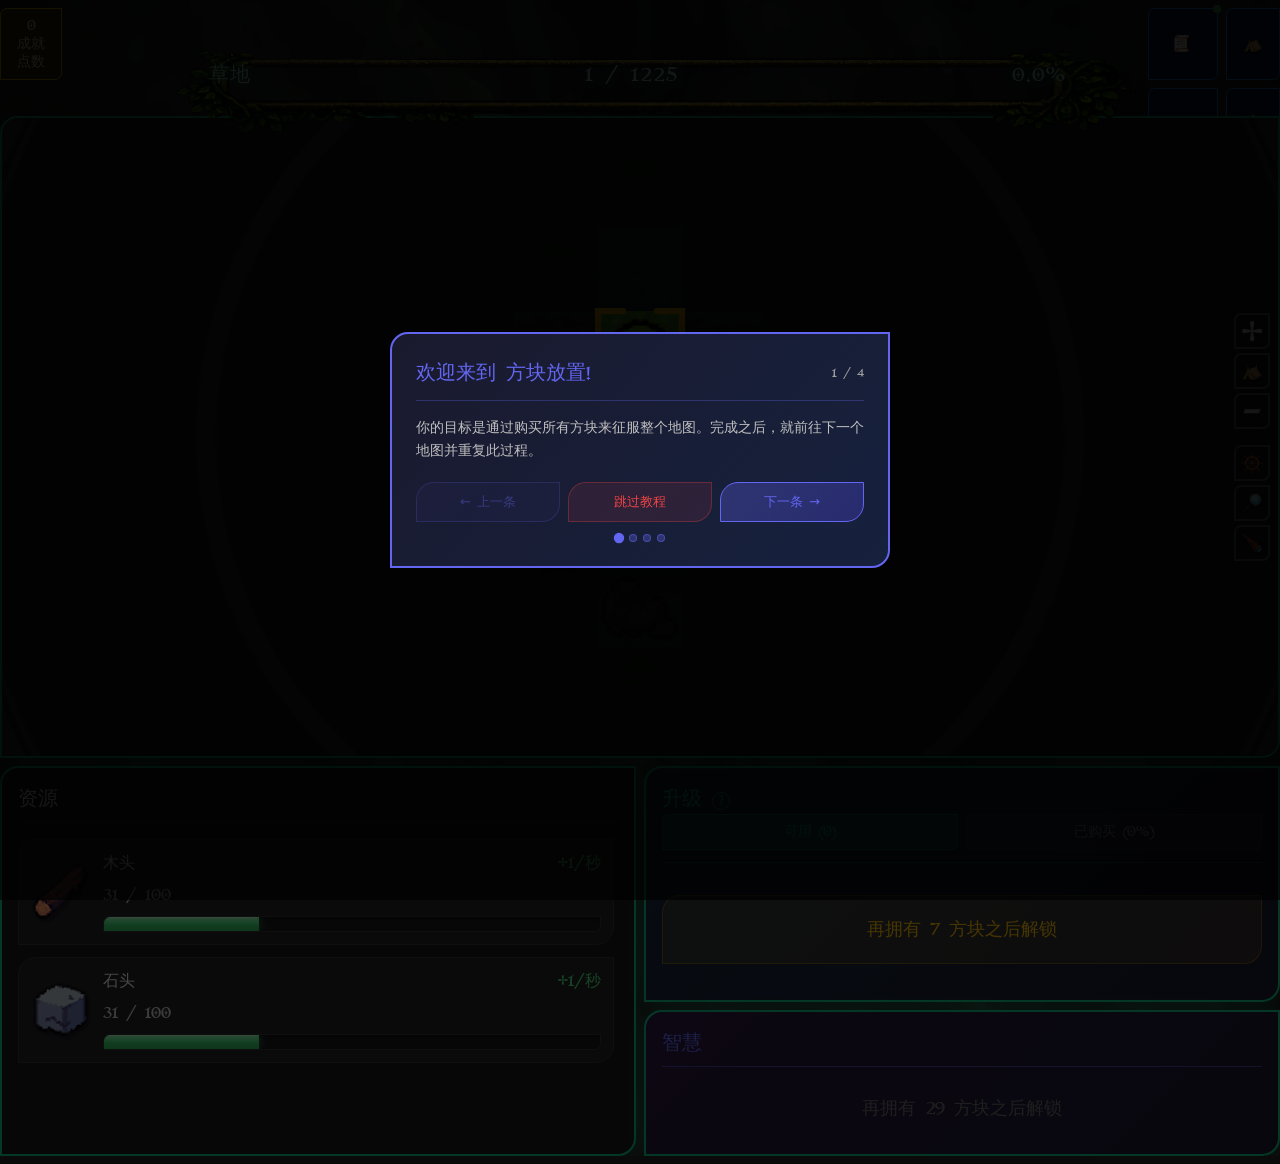
<file: index.html>
<!doctype html>
<html lang="en">
  <head>
    <meta charset="UTF-8" />
    <link rel="icon" type="image/png" href="assets/icons/favicon.png" />
    <link rel="apple-touch-icon" href="assets/icons/favicon.png" />
    <meta name="viewport" content="width=device-width, initial-scale=1.0" />
    <meta name="theme-color" content="#1a1a2e" />

    <!-- Primary Meta Tags -->
    <title>Idle-Squares: Conquer Tiles, Gather Resources, Automate</title>
    <meta name="title" content="Idle-Squares: Conquer Tiles, Gather Resources, Automate" />
    <meta name="description" content="Incremental tile conquest game. Expand your territory, gather resources, unlock upgrades, and automate your way across diverse maps." />

    <!-- Open Graph / Facebook / LinkedIn / Discord -->
    <meta property="og:type" content="website" />
    <meta property="og:url" content="https://idle-squares.vercel.app/" />
    <meta property="og:title" content="Idle-Squares: Conquer Tiles, Gather Resources, Automate" />
    <meta property="og:description" content="Incremental tile conquest game. Expand your territory, gather resources, unlock upgrades, and automate your way across diverse maps." />
    <meta property="og:image" content="gaF2PE1.png" />
    <meta property="og:site_name" content="Idle-Squares" />

    <!-- Twitter Card -->
    <meta name="twitter:card" content="summary" />
    <meta name="twitter:url" content="https://idle-squares.vercel.app/" />
    <meta name="twitter:title" content="Idle-Squares: Conquer Tiles, Gather Resources, Automate" />
    <meta name="twitter:description" content="Incremental tile conquest game. Expand your territory, gather resources, unlock upgrades, and automate your way across diverse maps." />
    <meta name="twitter:image" content="https://i.imgur.com/gaF2PE1.png" />
    <script type="module" crossorigin src="assets/index-CeCBvgf4.js"></script>
    <link rel="modulepreload" crossorigin href="assets/vendor-Ub50KuY2.js">
    <link rel="stylesheet" crossorigin href="assets/index-B4Qy86BR.css">
  <link rel="manifest" href="manifest.webmanifest"><script id="vite-plugin-pwa:register-sw" src="registerSW.js"></script></head>
  <body>
    <script src="chs.js"></script>
<script src="core.js"></script>
    <div id="root"></div>
<!--客服 开始-->
<script src="//g8hh.github.io/static/js/jquery.min.js"></script>
<link rel="stylesheet" href="//g8hh.github.io/static/css/kf.css" type="text/css" media="screen" charset="utf-8">
<script src="//g8hh.github.io/static/js/kf.js"></script>
<!-- 客服 结束 -->
<!--站长统计-->
    <div style="display: none">
<script>
var _hmt = _hmt || [];
(function() {
  var hm = document.createElement("script");
  hm.src = "https://hm.baidu.com/hm.js?6581389daf4dd6fe7dbb4d20fdcb52a6";
  var s = document.getElementsByTagName("script")[0]; 
  s.parentNode.insertBefore(hm, s);
})();
</script>
    </div>
  </body>
</html>
</file>
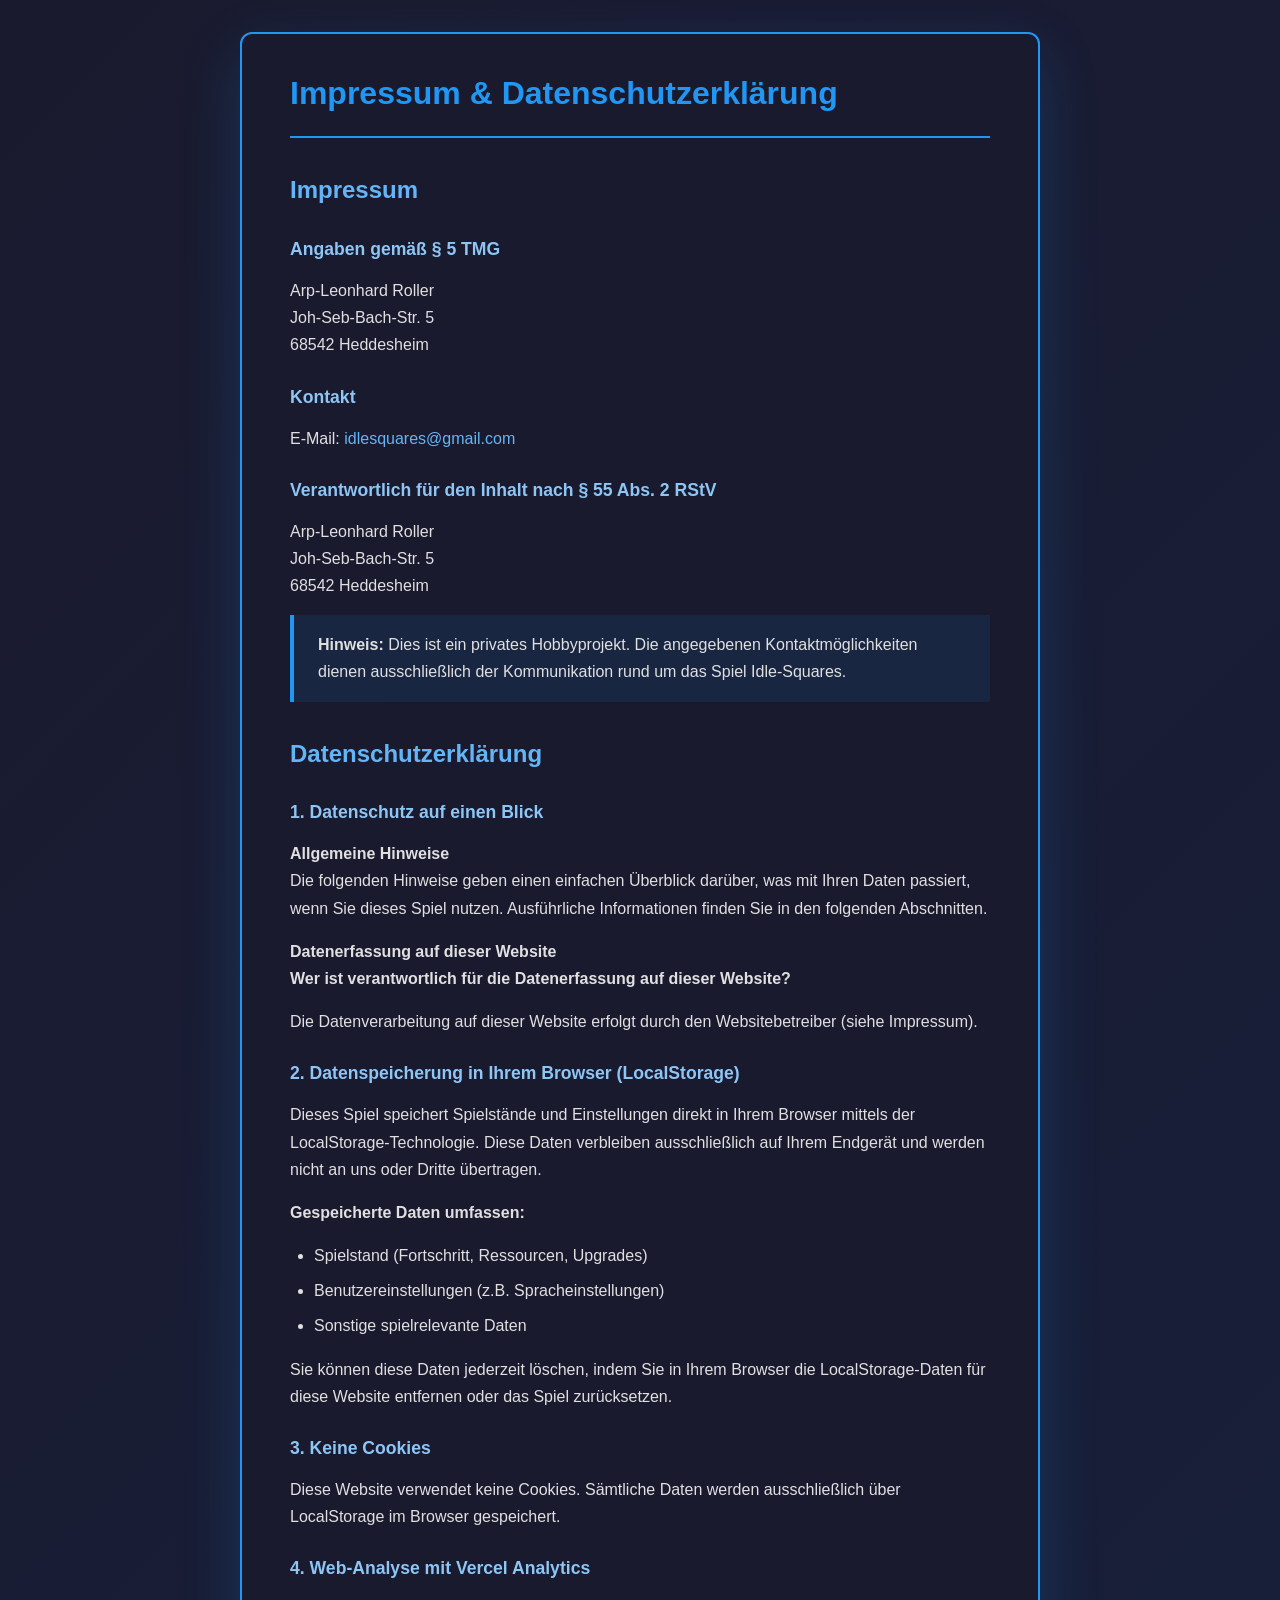
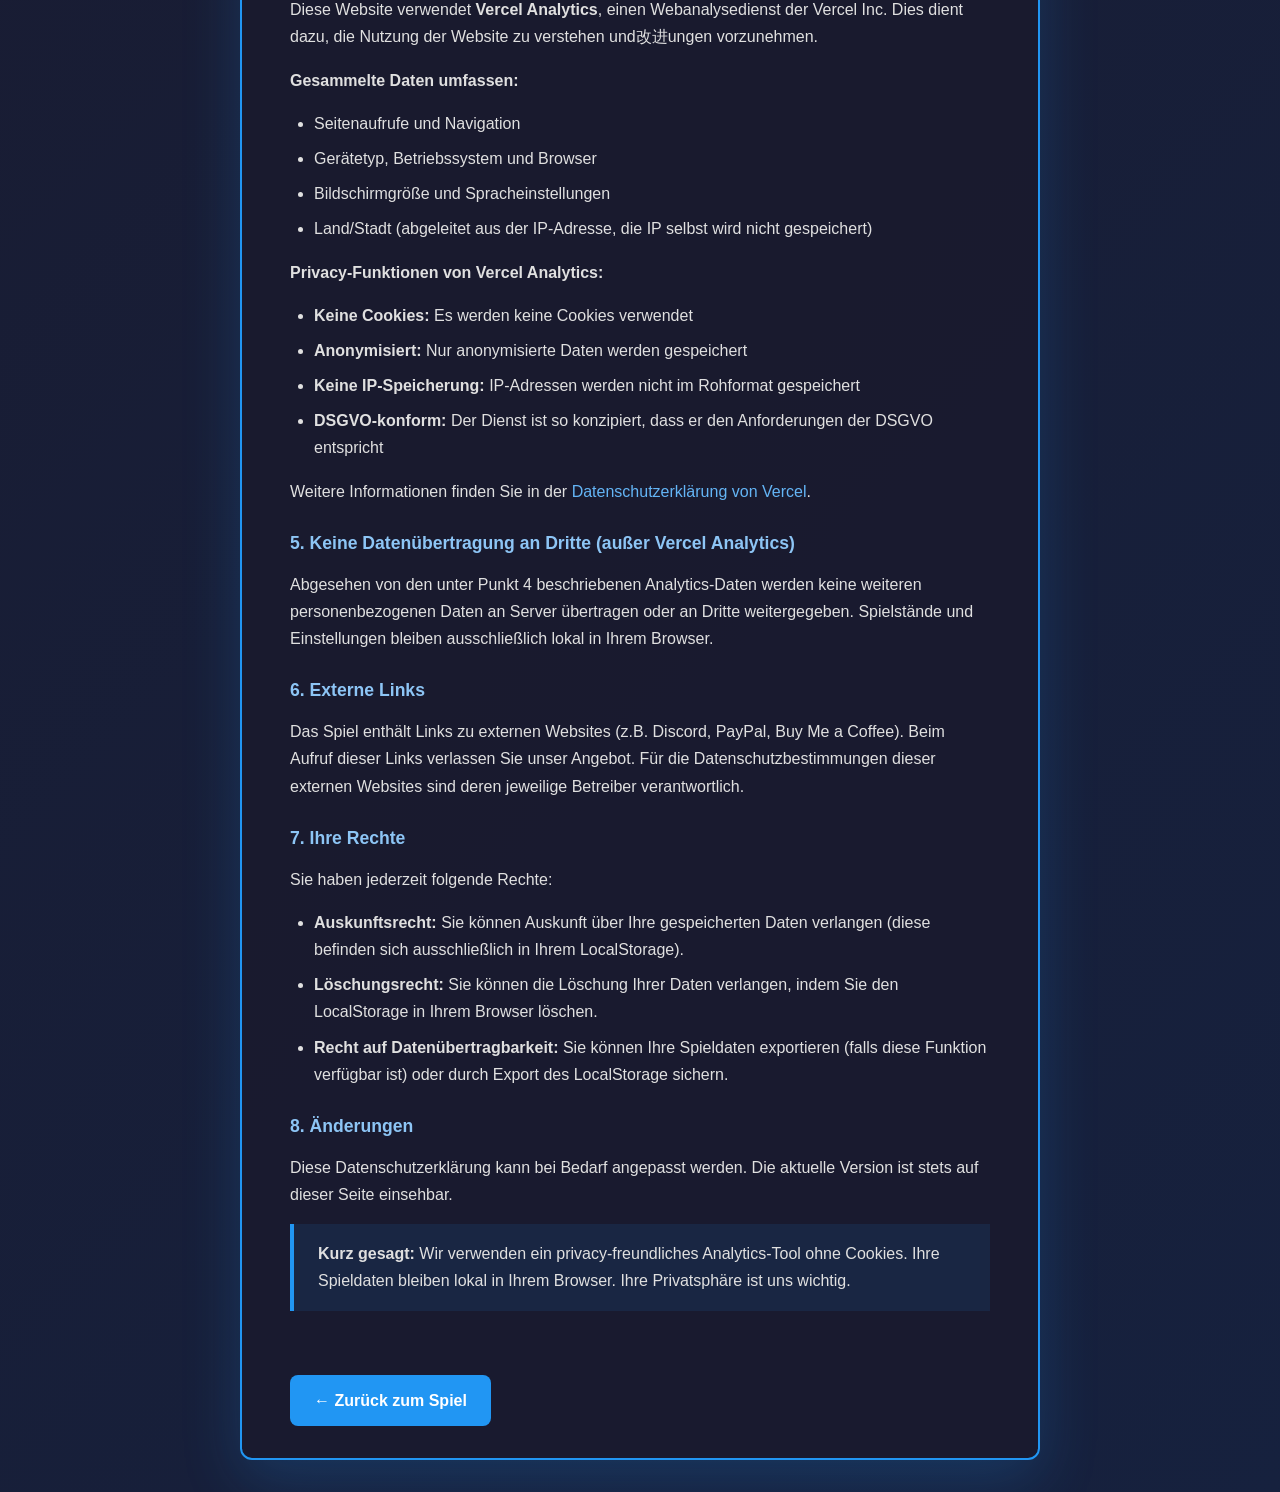
<file: impressum.html>
<!DOCTYPE html>
<html lang="de">
<head>
  <meta charset="UTF-8">
  <meta name="viewport" content="width=device-width, initial-scale=1.0">
  <title>Impressum & Datenschutzerklärung - Idle-Squares</title>
  <style>
    * {
      box-sizing: border-box;
      margin: 0;
      padding: 0;
    }

    body {
      font-family: -apple-system, BlinkMacSystemFont, 'Segoe UI', Roboto, Oxygen, Ubuntu, Cantarell, sans-serif;
      background: linear-gradient(135deg, #1a1a2e 0%, #16213e 100%);
      color: #e0e0e0;
      min-height: 100vh;
      padding: 2rem;
      line-height: 1.7;
    }

    .container {
      max-width: 800px;
      margin: 0 auto;
      background: rgba(26, 26, 46, 0.9);
      border: 2px solid #2196f3;
      border-radius: 12px;
      padding: 2rem 3rem;
      box-shadow: 0 20px 60px rgba(33, 150, 243, 0.2);
    }

    h1 {
      color: #2196f3;
      font-size: 2rem;
      margin-bottom: 1.5rem;
      padding-bottom: 1rem;
      border-bottom: 2px solid #2196f3;
    }

    h2 {
      color: #64b5f6;
      font-size: 1.5rem;
      margin-top: 2rem;
      margin-bottom: 1rem;
    }

    h3 {
      color: #8dc5f5;
      font-size: 1.1rem;
      margin-top: 1.5rem;
      margin-bottom: 0.75rem;
    }

    p {
      margin-bottom: 1rem;
    }

    a {
      color: #64b5f6;
      text-decoration: none;
    }

    a:hover {
      text-decoration: underline;
      color: #8dc5f5;
    }

    ul {
      margin-left: 1.5rem;
      margin-bottom: 1rem;
    }

    li {
      margin-bottom: 0.5rem;
    }

    .back-link {
      display: inline-block;
      margin-top: 2rem;
      padding: 0.75rem 1.5rem;
      background-color: #2196f3;
      color: white;
      border-radius: 8px;
      text-decoration: none;
      font-weight: 600;
      transition: background-color 0.2s;
    }

    .back-link:hover {
      background-color: #64b5f6;
      text-decoration: none;
      color: white;
    }

    .section {
      margin-bottom: 2rem;
    }

    .info-box {
      background: rgba(33, 150, 243, 0.1);
      border-left: 4px solid #2196f3;
      padding: 1rem 1.5rem;
      margin: 1rem 0;
    }
  </style>
</head>
<body>
  <div class="container">
    <h1>Impressum & Datenschutzerklärung</h1>

    <!-- Impressum Section -->
    <section class="section">
      <h2>Impressum</h2>

      <h3>Angaben gemäß § 5 TMG</h3>
      <p>
        Arp-Leonhard Roller<br>
        Joh-Seb-Bach-Str. 5<br>
        68542 Heddesheim
      </p>

      <h3>Kontakt</h3>
      <p>
        E-Mail: <a href="mailto:idlesquares@gmail.com">idlesquares@gmail.com</a>
      </p>

      <h3>Verantwortlich für den Inhalt nach § 55 Abs. 2 RStV</h3>
      <p>
        Arp-Leonhard Roller<br>
        Joh-Seb-Bach-Str. 5<br>
        68542 Heddesheim
      </p>

      <div class="info-box">
        <strong>Hinweis:</strong> Dies ist ein privates Hobbyprojekt. Die angegebenen Kontaktmöglichkeiten dienen ausschließlich der Kommunikation rund um das Spiel Idle-Squares.
      </div>
    </section>

    <!-- Datenschutzerklärung Section -->
    <section class="section">
      <h2>Datenschutzerklärung</h2>

      <h3>1. Datenschutz auf einen Blick</h3>

      <h4>Allgemeine Hinweise</h4>
      <p>
        Die folgenden Hinweise geben einen einfachen Überblick darüber, was mit Ihren Daten passiert, wenn Sie dieses Spiel nutzen. Ausführliche Informationen finden Sie in den folgenden Abschnitten.
      </p>

      <h4>Datenerfassung auf dieser Website</h4>
      <p><strong>Wer ist verantwortlich für die Datenerfassung auf dieser Website?</strong></p>
      <p>
        Die Datenverarbeitung auf dieser Website erfolgt durch den Websitebetreiber (siehe Impressum).
      </p>

      <h3>2. Datenspeicherung in Ihrem Browser (LocalStorage)</h3>
      <p>
        Dieses Spiel speichert Spielstände und Einstellungen direkt in Ihrem Browser mittels der LocalStorage-Technologie. Diese Daten verbleiben ausschließlich auf Ihrem Endgerät und werden nicht an uns oder Dritte übertragen.
      </p>
      <p><strong>Gespeicherte Daten umfassen:</strong></p>
      <ul>
        <li>Spielstand (Fortschritt, Ressourcen, Upgrades)</li>
        <li>Benutzereinstellungen (z.B. Spracheinstellungen)</li>
        <li>Sonstige spielrelevante Daten</li>
      </ul>
      <p>
        Sie können diese Daten jederzeit löschen, indem Sie in Ihrem Browser die LocalStorage-Daten für diese Website entfernen oder das Spiel zurücksetzen.
      </p>

      <h3>3. Keine Cookies</h3>
      <p>
        Diese Website verwendet keine Cookies. Sämtliche Daten werden ausschließlich über LocalStorage im Browser gespeichert.
      </p>

      <h3>4. Web-Analyse mit Vercel Analytics</h3>
      <p>
        Diese Website verwendet <strong>Vercel Analytics</strong>, einen Webanalysedienst der Vercel Inc. Dies dient dazu, die Nutzung der Website zu verstehen und改进ungen vorzunehmen.
      </p>
      <p><strong>Gesammelte Daten umfassen:</strong></p>
      <ul>
        <li>Seitenaufrufe und Navigation</li>
        <li>Gerätetyp, Betriebssystem und Browser</li>
        <li>Bildschirmgröße und Spracheinstellungen</li>
        <li>Land/Stadt (abgeleitet aus der IP-Adresse, die IP selbst wird nicht gespeichert)</li>
      </ul>
      <p><strong>Privacy-Funktionen von Vercel Analytics:</strong></p>
      <ul>
        <li><strong>Keine Cookies:</strong> Es werden keine Cookies verwendet</li>
        <li><strong>Anonymisiert:</strong> Nur anonymisierte Daten werden gespeichert</li>
        <li><strong>Keine IP-Speicherung:</strong> IP-Adressen werden nicht im Rohformat gespeichert</li>
        <li><strong>DSGVO-konform:</strong> Der Dienst ist so konzipiert, dass er den Anforderungen der DSGVO entspricht</li>
      </ul>
      <p>
        Weitere Informationen finden Sie in der <a href="https://vercel.com/legal/privacy-policy" target="_blank" rel="noopener noreferrer">Datenschutzerklärung von Vercel</a>.
      </p>

      <h3>5. Keine Datenübertragung an Dritte (außer Vercel Analytics)</h3>
      <p>
        Abgesehen von den unter Punkt 4 beschriebenen Analytics-Daten werden keine weiteren personenbezogenen Daten an Server übertragen oder an Dritte weitergegeben. Spielstände und Einstellungen bleiben ausschließlich lokal in Ihrem Browser.
      </p>

      <h3>6. Externe Links</h3>
      <p>
        Das Spiel enthält Links zu externen Websites (z.B. Discord, PayPal, Buy Me a Coffee). Beim Aufruf dieser Links verlassen Sie unser Angebot. Für die Datenschutzbestimmungen dieser externen Websites sind deren jeweilige Betreiber verantwortlich.
      </p>

      <h3>7. Ihre Rechte</h3>
      <p>Sie haben jederzeit folgende Rechte:</p>
      <ul>
        <li><strong>Auskunftsrecht:</strong> Sie können Auskunft über Ihre gespeicherten Daten verlangen (diese befinden sich ausschließlich in Ihrem LocalStorage).</li>
        <li><strong>Löschungsrecht:</strong> Sie können die Löschung Ihrer Daten verlangen, indem Sie den LocalStorage in Ihrem Browser löschen.</li>
        <li><strong>Recht auf Datenübertragbarkeit:</strong> Sie können Ihre Spieldaten exportieren (falls diese Funktion verfügbar ist) oder durch Export des LocalStorage sichern.</li>
      </ul>

      <h3>8. Änderungen</h3>
      <p>
        Diese Datenschutzerklärung kann bei Bedarf angepasst werden. Die aktuelle Version ist stets auf dieser Seite einsehbar.
      </p>

      <div class="info-box">
        <strong>Kurz gesagt:</strong> Wir verwenden ein privacy-freundliches Analytics-Tool ohne Cookies. Ihre Spieldaten bleiben lokal in Ihrem Browser. Ihre Privatsphäre ist uns wichtig.
      </div>
    </section>

    <a href="/" class="back-link">&larr; Zurück zum Spiel</a>
  </div>
</body>
</html>
</file>
<file: assets/index-B4Qy86BR.css>
.app{width:100%;height:100dvh;overflow:hidden;display:grid;grid-template-columns:var(--layout-grid-columns);background-size:cover;background-position:center;background-repeat:no-repeat;background-attachment:fixed}.center-game-area{grid-column:2;display:flex;flex-direction:column;gap:var(--section-gap);max-width:var(--center-game-max-width);margin:0 auto;width:100%;padding-top:var(--section-gap);padding-bottom:var(--section-gap);height:100dvh;overflow:hidden}header{background-color:transparent;display:flex;flex-direction:column;gap:var(--section-gap);position:relative}header h1{margin:0;font-size:var(--font-lg);color:#646cff;text-align:right}.menu-bar{display:grid;grid-template-columns:1fr minmax(0,1000px) 1fr;gap:var(--button-gap);width:100%;align-items:stretch;max-height:100px}.menu-bar-left{display:grid;grid-template-rows:1fr 1fr;grid-template-columns:repeat(2,1fr);grid-auto-flow:column;gap:var(--button-gap)}.menu-bar-center{display:flex;justify-content:center;align-items:center;min-width:0;height:100%}.menu-bar-right{display:grid;grid-template-rows:1fr 1fr;grid-auto-flow:column;gap:var(--button-gap);direction:rtl}.menu-bar-right>*{direction:ltr}.menu-bar-left button,.menu-bar-right button{width:100%;height:100%;justify-content:center}.menu-bar-right .language-selector{width:100%;height:100%}.menu-bar-right .language-selector .simple-tooltip-trigger{display:flex;width:100%;height:100%}.menu-bar-right .language-selector-button{width:100%;height:100%;justify-content:center}main{flex:1;min-height:0;padding:0;overflow:hidden;display:flex;justify-content:center;align-items:stretch;position:relative}.game-area{display:grid;grid-template-columns:auto 1fr auto;grid-template-rows:minmax(0,1fr);gap:var(--panel-gap);width:100%;height:100%;min-height:0}.about-button{display:flex;justify-content:center;align-items:center;padding:.5rem 1rem;font-size:var(--font-base);transition:all .2s ease;border:1px solid var(--menu-blue);border-radius:var(--radius-button);cursor:pointer;font-weight:500;background-color:var(--menu-blue-darker);color:var(--text-primary)}.about-button:hover{background-color:var(--menu-blue-dark);transform:translateY(-2px);box-shadow:0 4px 12px var(--menu-blue-shadow);border-color:var(--menu-blue-light)}.about-button:active{transform:translateY(0)}.about-button-long{padding:.5rem 1rem;gap:.5rem}.about-button .button-icon{width:20px;height:20px;object-fit:contain;pointer-events:none}.about-button.has-unread{position:relative}.unread-badge{position:absolute;top:-4px;right:-4px;width:8px;height:8px;background-color:#4caf50;border-radius:50%;border:2px solid var(--bg-primary);animation:unread-pulse 2s infinite}@keyframes unread-pulse{0%,to{transform:scale(1);opacity:1}50%{transform:scale(1.2);opacity:.8}}.save-button,.reset-button{padding:.5rem 1rem;font-size:var(--font-base);transition:all .2s ease;border:1px solid transparent;border-radius:var(--radius-button);cursor:pointer;font-weight:500;background-color:#4a4a4a;color:var(--text-primary)}.save-button:hover{background-color:#5a5a5a;transform:translateY(-2px);box-shadow:0 4px 8px #0000004d}.save-button:active{animation:buttonClick .2s ease}.reset-button{background-color:#a44}.reset-button:hover{background-color:#c66;transform:translateY(-2px);box-shadow:0 4px 8px #a444444d}.reset-button:active{animation:buttonClick .2s ease}.hard-reset-button{padding:.5rem 1rem;font-size:var(--font-base);transition:all .2s ease;border:1px solid transparent;border-radius:var(--radius-button);cursor:pointer;font-weight:500;background-color:#8a1a1a;color:var(--text-primary)}.hard-reset-button:hover{background-color:#b22;transform:translateY(-2px);box-shadow:0 4px 8px #8a1a1a80}.hard-reset-button:active{animation:buttonClick .2s ease}.debug-button{padding:.5rem 1rem;font-size:var(--font-base);transition:all .2s ease;border:1px solid transparent;border-radius:var(--radius-button);cursor:pointer;font-weight:500;background-color:#444a8a;color:var(--text-primary);min-width:140px;text-align:center}.debug-button:hover{background-color:#5a6aaa;transform:translate(-2px);box-shadow:0 4px 8px #444a8a4d}.debug-button:active{animation:buttonClick .2s ease}.debug-button-active{background-color:#5a6aaa;border-color:#7a8acc;box-shadow:0 0 12px #5a6aaa80}.debug-button-active:hover{background-color:#6a7abb;box-shadow:0 0 16px #6a7abbb3}.run-timer{font-family:Courier New,monospace;font-size:var(--font-base);font-weight:600;color:#8bc34a;background-color:#8bc34a1a;padding:.5rem .75rem;border-radius:var(--radius-button);border:1px solid rgba(139,195,74,.3);min-width:80px;text-align:center;cursor:pointer;transition:background-color .2s,border-color .2s}.run-timer:hover{background-color:#8bc34a40;border-color:#8bc34a99}.speed-button{padding:.5rem .75rem;font-size:var(--font-base);transition:all .2s ease;border:1px solid #555;border-radius:var(--radius-button);cursor:pointer;font-weight:600;background-color:#3a3a3a;color:#aaa;min-width:40px}.speed-button:hover{background-color:#4a4a4a;color:var(--text-primary);transform:translateY(-2px);box-shadow:0 4px 8px #0000004d}.speed-button-active{background-color:#e6a117;color:#000;border-color:#ffc107;box-shadow:0 0 12px #ffc10780}.speed-button-active:hover{background-color:#ffc107;color:#000;box-shadow:0 0 16px #ffc107b3}.speed-button:active{animation:buttonClick .2s ease}.speed-buttons-row{display:flex;gap:.25rem;justify-content:center}.tile-counts-debug{background-color:#444a8a26;border:1px solid rgba(68,74,138,.4);border-radius:var(--radius-corners);padding:.5rem;min-width:140px;max-height:300px;overflow-y:auto}.tile-counts-header{font-size:var(--font-base-sm);font-weight:600;color:#7a8acc;text-align:center;margin-bottom:.5rem;padding-bottom:.25rem;border-bottom:1px solid rgba(68,74,138,.3)}.tile-counts-list{display:flex;flex-direction:column;gap:.25rem}.tile-count-item{display:flex;justify-content:space-between;align-items:center;padding:.25rem .5rem;background-color:#0003;border-radius:var(--radius-corners);font-size:var(--font-sm)}.tile-type-name{color:#aaa;font-weight:500;text-transform:capitalize;flex:1}.tile-type-count{color:#10b981;font-weight:700;font-family:Courier New,monospace;min-width:30px;text-align:right}.right-panels{display:flex;flex-direction:column;gap:var(--panel-gap)}.shortcuts-overlay{position:fixed;top:0;left:0;right:0;bottom:0;background:#000000b3;display:flex;align-items:center;justify-content:center;z-index:var(--z-modal);animation:fadeIn .2s ease}.shortcuts-panel{background:linear-gradient(135deg,#2a2a2a,#1a1a1a);border:2px solid #646cff;border-radius:var(--radius-corners);padding:2rem;max-width:400px;box-shadow:0 8px 32px #646cff33;animation:panelSlideUp .3s ease}.shortcuts-panel h3{margin:0 0 1.5rem;color:#646cff;font-size:var(--font-xl);text-align:center}.shortcuts-list{display:flex;flex-direction:column;gap:1rem}.shortcut-item{display:flex;align-items:center;gap:1rem;padding:.75rem;background:#646cff1a;border-left:3px solid #646cff;border-radius:var(--radius-corners)}.shortcut-key{font-family:var(--font-primary);background:#0000004d;color:#10b981;padding:.25rem .75rem;border-radius:var(--radius-corners);font-weight:700;min-width:120px;text-align:center;font-size:var(--font-base-sm);flex-shrink:0}.shortcut-desc{color:#ccc;font-size:var(--font-md);flex-grow:1}.shortcuts-hint{margin-top:1.5rem;text-align:center;color:#888;font-size:var(--font-base-sm)}@keyframes panelSlideUp{0%{transform:translateY(20px);opacity:0}to{transform:translateY(0);opacity:1}}.performance-monitor{background-color:#444a8a66;border:1px solid rgba(68,74,138,.5);border-radius:var(--radius-corners);padding:.4rem .5rem;min-width:140px;font-family:Courier New,monospace;font-size:11px}.perf-row{display:flex;justify-content:space-between;gap:.5rem;line-height:1.4}.perf-label{color:#9aa;font-weight:500}.perf-value{color:#ccc;font-weight:500}.perf-min{color:#4caf50}.perf-max{color:#ff9800}.perf-normal{color:#4caf50}.perf-warning{color:#ffc107}.perf-critical{color:#f44336;font-weight:600}@media(max-width:1500px){.app{height:auto;min-height:100vh;overflow:visible;display:flex;flex-direction:column}.center-game-area{height:auto;overflow:visible}main{overflow:auto;align-items:flex-start}.game-area{display:grid;grid-template-columns:1fr 1fr;gap:var(--panel-gap)}.game-area>.canvas-grid-viewport{grid-row:1;grid-column:1 / -1}.game-area>.resource-panel{grid-row:2;grid-column:1;width:100%}.game-area>.right-panels{grid-row:2;grid-column:2;width:100%}.game-area>.right-panels .upgrades-panel,.game-area>.right-panels .wisdom-panel{width:100%}}@media(min-width:1920px){.center-game-area{max-width:3000px}.game-area{grid-template-columns:var(--panel-width) 1fr var(--panel-width)}}.simple-tooltip-trigger{display:inline}.simple-tooltip{animation:simpleTooltipFadeIn .15s ease-out;max-width:300px}.simple-tooltip__content{background-color:#1a1a1aee;border:1px solid #444;border-radius:var(--radius-button);box-shadow:0 4px 12px #000c;padding:var(--space-md) var(--space-lg);color:var(--text-primary);font-family:inherit;font-size:var(--font-base);line-height:1.4;text-align:center;white-space:pre-line}.simple-tooltip__content--map-theme{background-color:#0a0a0aee;border-color:var(--map-theme-primary);color:var(--map-theme-primary);box-shadow:0 4px 12px #000c,0 0 8px var(--map-theme-primary-glow);text-align:left}@keyframes simpleTooltipFadeIn{0%{opacity:0}to{opacity:1}}.alchemy-button{display:flex;align-items:center;gap:var(--space-sm);padding:var(--space-md) var(--space-xl);background:linear-gradient(135deg,var(--alchemy-bg) 0%,var(--alchemy-bg-dark) 100%);border:1px solid var(--alchemy-green-dark);border-radius:var(--radius-button);color:var(--text-primary);font-family:var(--font-primary);font-size:var(--font-base);cursor:pointer;transition:all .2s ease}.alchemy-button:hover{border-color:var(--alchemy-green);box-shadow:0 0 20px var(--alchemy-green-glow),inset 0 0 10px #39ff141a}.alchemy-button-icon{font-size:var(--font-lg)}.alchemy-button-text{font-weight:600}.alchemy-button-separator{color:var(--alchemy-green-dark);font-weight:300;margin:0 2px}.alchemy-button-count{display:flex;align-items:center;position:relative}.alchemy-button-count-icon{width:20px;height:20px;object-fit:contain;opacity:.9;margin-left:var(--space-2xs)}.alchemy-button-count-number{font-weight:700}.alchemy-button-mini-vial{display:inline-block;vertical-align:middle;width:8px;height:20px;background:var(--alchemy-bg-dark);border:1px solid var(--alchemy-green-dark);border-radius:0 0 4px 4px;position:relative;overflow:hidden}.alchemy-button-mini-vial-fill{position:absolute;bottom:0;left:0;width:100%;background:linear-gradient(0deg,var(--alchemy-green-dark) 0%,var(--alchemy-green) 100%);transition:height .3s ease;border-radius:0 0 3px 3px}.alchemy-modal-overlay{position:fixed;top:0;left:0;right:0;bottom:0;background:#000000d9;display:flex;align-items:center;justify-content:center;z-index:var(--z-modal)}.alchemy-modal{background:linear-gradient(180deg,var(--alchemy-bg) 0%,var(--alchemy-bg-dark) 100%);border:3px solid var(--alchemy-green-dark);border-radius:var(--radius-corners);width:1750px;max-width:90vw;height:100dvh;height:100vh;overflow:hidden;display:flex;flex-direction:column;box-shadow:0 0 40px var(--alchemy-green-glow)}.alchemy-modal-header{display:flex;align-items:center;justify-content:center;padding:var(--space-2xl) var(--space-3xl);border-bottom:1px solid var(--alchemy-green-dark);background:#39ff140d;position:relative}.alchemy-modal-title{font-size:var(--font-5xl);color:var(--alchemy-text-primary);margin:0;text-align:center}.alchemy-modal-close{position:absolute;right:var(--space-3xl);background:transparent;border:1px solid var(--alchemy-green-dark);color:var(--alchemy-text-primary);font-size:var(--font-xl);padding:var(--space-md) var(--space-lg);border-radius:var(--radius-button);cursor:pointer;transition:all .2s ease}.alchemy-modal-close:hover{background:var(--alchemy-green);color:var(--alchemy-bg-dark)}.alchemy-modal-content{padding:var(--space-3xl);overflow-y:auto;flex:1}.alchemy-modal-body{display:flex;flex:1;overflow:hidden}.alchemy-vial-container{display:flex;flex-direction:column;align-items:center;padding:var(--space-xl);background:#0000004d;border-left:1px solid var(--alchemy-green-dark);order:1}.alchemy-vial{flex:1;width:64px;min-height:200px;background:var(--alchemy-bg-dark);border:2px solid var(--alchemy-green-dark);border-radius:0 0 32px 32px;position:relative;overflow:hidden;display:flex;align-items:center;justify-content:center}.alchemy-vial-fill{position:absolute;bottom:0;left:0;width:100%;background:linear-gradient(0deg,var(--alchemy-green-dark) 0%,var(--alchemy-green) 50%,var(--alchemy-green-light) 100%);transition:height .3s ease;box-shadow:0 0 20px var(--alchemy-green-glow);border-radius:0 0 30px 30px;animation:glow-pulse 2s ease-in-out infinite,color-shimmer 4s ease-in-out infinite}.alchemy-vial-fill:after{content:"";position:absolute;top:-8px;left:0;right:0;height:16px;background:var(--alchemy-green-light);animation:wave-squiggle 1.5s ease-in-out infinite;box-shadow:0 -2px 8px #39ff1466}.alchemy-vial-text{color:var(--alchemy-bg-dark);font-size:var(--font-lg);font-weight:700;text-shadow:0 0 3px var(--alchemy-green-light),0 0 5px var(--alchemy-green);white-space:nowrap;z-index:var(--z-base);position:relative}.alchetile-display{text-align:center;padding:var(--space-3xl);background:#39ff140d;border-radius:var(--radius-button);margin-bottom:var(--space-xl);border:1px solid var(--alchemy-green-dark)}.alchetile-count{font-size:var(--font-5xl);color:var(--alchemy-text-primary);font-weight:700;margin-bottom:var(--space-md)}.alchetile-label{font-size:var(--font-sm);color:var(--alchemy-text-secondary);text-transform:uppercase;letter-spacing:2px}.alchemy-stats{display:grid;grid-template-columns:repeat(auto-fit,minmax(200px,1fr));gap:var(--space-xl)}.alchemy-resource-shelf{display:flex;flex-direction:row;gap:var(--space-xl);justify-content:flex-start;align-items:stretch;margin-bottom:var(--space-xl);padding:var(--space-xl);background:#39ff1408;border:1px solid var(--alchemy-green-dark);border-radius:var(--radius-button)}.alchemy-resource-box{background:#39ff140d;border:1px solid var(--alchemy-green-dark);border-radius:var(--radius-button);padding:var(--space-xl) var(--space-3xl);display:flex;flex-direction:row;align-items:center;gap:var(--space-lg);min-width:120px}.alchemy-resource-box-icon{width:40px;height:40px;object-fit:contain;opacity:.9}.alchemy-resource-box-content{display:flex;flex-direction:column;gap:var(--space-2xs)}.alchemy-resource-box-count{font-size:var(--font-3xl);color:var(--alchemy-text-primary);font-weight:700}.alchemy-resource-box-label{font-size:var(--font-sm);color:var(--alchemy-text-secondary);text-transform:uppercase;letter-spacing:1px}.alchemy-rates-box{background:#39ff140d;border:1px solid var(--alchemy-green-dark);border-radius:var(--radius-button);padding:var(--space-lg) var(--space-xl)}.alchemy-rate-item{display:grid;grid-template-columns:14px 1fr auto 1.2em auto;align-items:center;gap:0 var(--space-sm);padding:var(--space-md) 0;border-bottom:1px solid rgba(57,255,20,.1)}.alchemy-rate-item:last-child{border-bottom:none}.alchemy-rate-label{font-size:var(--font-md);color:var(--alchemy-text-primary)}.alchemy-rate-value{font-size:var(--font-md);color:var(--alchemy-text-primary);font-weight:700;font-variant-numeric:tabular-nums;text-align:right;min-width:4ch}.alchemy-rate-arrow{color:var(--alchemy-text-primary);font-size:var(--font-md);text-align:center}.alchemy-rate-lifetime{color:var(--alchemy-text-primary);font-size:var(--font-md);font-variant-numeric:tabular-nums;text-align:right;min-width:5ch}.alchemy-info-box{background:#39ff1408;border:1px solid var(--alchemy-green-dark);border-radius:var(--radius-button);padding:var(--space-lg) var(--space-xl);font-size:var(--font-md);color:var(--alchemy-text-primary);line-height:1.6}.alchemy-info-box p{margin:0 0 8px}.alchemy-info-box p:last-child{margin-bottom:0}.alchemy-content-row{display:flex;gap:var(--space-xl);margin-bottom:var(--space-xl)}.alchemy-content-row .alchemy-rates-box,.alchemy-content-row .alchemy-info-box{flex:1}.alchemy-vials-section{padding:var(--space-2xl);background:#0003;border-top:1px solid var(--alchemy-green-dark);display:flex;flex-direction:column}.alchemy-vials-header{display:flex;align-items:center;justify-content:space-between;margin-bottom:var(--space-xl)}.alchemy-vials-title{font-size:var(--font-md);color:var(--alchemy-text-primary);text-align:center;margin-bottom:0;display:flex;align-items:baseline;gap:var(--space-sm);justify-content:center}.alchemy-vials-count{font-size:var(--font-md);color:var(--alchemy-text-primary);font-weight:400}.alchemy-hide-owned-label{display:flex;align-items:center;gap:var(--space-sm);cursor:pointer;color:var(--alchemy-text-primary);font-size:var(--font-md);-webkit-user-select:none;user-select:none}.alchemy-hide-owned-checkbox{cursor:pointer;width:1rem;height:1rem;accent-color:var(--alchemy-green)}.alchemy-vials-grid{display:flex;flex-wrap:wrap;gap:var(--space-xl);justify-content:center;align-content:flex-start;max-height:256px;overflow-y:auto;scrollbar-color:var(--alchemy-green-dark) transparent}.alchemy-vial-node{width:120px;height:120px;border-radius:var(--radius-button);display:flex;flex-direction:column;align-items:center;justify-content:center;padding:var(--space-md);transition:all .2s ease;border:2px solid;background:#0000004d;position:relative;cursor:pointer;z-index:0}.alchemy-vial-node:hover{z-index:var(--z-tooltip)}.alchemy-vial-node.purchased{border-color:var(--worldtree-green);border-width:3px;background:#10b98126;cursor:default;box-shadow:0 0 16px #10b9814d}.alchemy-vial-node.affordable{border-color:var(--alchemy-green);background:#39ff141a;box-shadow:0 0 12px var(--alchemy-green-glow)}.alchemy-vial-node.affordable:hover{border-color:var(--alchemy-green-light);background:#39ff1433;box-shadow:0 0 28px var(--alchemy-green-glow),0 0 8px var(--alchemy-green-glow)}.alchemy-vial-node.unaffordable{border-color:var(--alchemy-green-dark);background:#00000080;opacity:.85;cursor:not-allowed}.alchemy-vial-node.unaffordable:hover{opacity:.95}.alchemy-vial-bg-icon{position:absolute;top:0;left:0;right:0;bottom:0;margin:auto;width:88px;height:88px;object-fit:contain;opacity:.6;pointer-events:none}.alchemy-vial-node.purchased .alchemy-vial-bg-icon{opacity:.4;filter:grayscale(30%)}.alchemy-vial-node.affordable .alchemy-vial-bg-icon{opacity:.7;filter:drop-shadow(0 0 8px rgba(57,255,20,.4))}.alchemy-vial-node.unaffordable .alchemy-vial-bg-icon{opacity:.35;filter:grayscale(50%)}.alchemy-vial-cost{display:flex;align-items:center;justify-content:center;z-index:var(--z-base);position:relative}.alchemy-vial-cost-number{font-size:32px;font-weight:700;color:var(--worldtree-gold);text-shadow:0 0 3px rgba(0,0,0,1),0 0 6px rgba(0,0,0,.9),0 0 9px rgba(0,0,0,.7)}.alchemy-vial-node.affordable .alchemy-vial-cost-number{color:var(--alchemy-green);text-shadow:0 0 3px rgba(0,0,0,1),0 0 6px var(--alchemy-green-glow),0 0 9px rgba(0,0,0,.7)}.alchemy-vial-node.unaffordable .alchemy-vial-cost-number{color:#ef4444}.alchemy-vial-purchased-indicator{position:absolute;top:8px;right:8px;width:20px;height:20px;background:var(--worldtree-green);border-radius:var(--radius-circle);display:flex;align-items:center;justify-content:center;color:#fff;font-size:var(--font-xs);font-weight:700}.alchemy-vial-purchased-indicator:before{content:"✓"}.alchemy-vial-tooltip{position:fixed;background:#000000f2;border:1px solid var(--alchemy-green-dark);border-radius:var(--radius-button);padding:var(--space-md) var(--space-lg);width:max-content;max-width:500px;z-index:var(--z-tooltip);pointer-events:none}.alchemy-vial-tooltip-name{display:flex;justify-content:space-between;align-items:baseline;gap:var(--space-lg);font-size:var(--font-base);font-weight:700;color:var(--alchemy-text-primary);margin-bottom:var(--space-xs)}.alchemy-vial-tooltip-time{font-size:var(--font-sm);font-weight:400;color:var(--alchemy-text-secondary);white-space:nowrap;flex-shrink:0}.alchemy-vial-tooltip-desc{font-size:var(--font-sm);color:var(--alchemy-text-secondary)}.alchemy-vial-tooltip-lore{font-size:var(--font-sm);font-style:italic;color:var(--alchemy-text-secondary);margin-top:var(--space-md)}.alchemy-stat-card{background:#39ff140d;border:1px solid var(--alchemy-green-dark);border-radius:var(--radius-button);padding:var(--space-xl);text-align:center}.alchemy-stat-value{font-size:var(--font-base);color:var(--alchemy-text-primary);font-weight:700;margin-bottom:var(--space-xs)}.alchemy-stat-label{font-size:var(--font-sm);color:var(--alchemy-text-secondary);text-transform:uppercase;letter-spacing:1px}.alchemy-cost-preview{margin-top:var(--space-3xl);padding:var(--space-xl);background:#39ff1408;border-radius:var(--radius-button);border:1px solid var(--alchemy-green-dark)}.alchemy-cost-title{font-size:var(--font-sm);color:var(--alchemy-text-secondary);margin-bottom:var(--space-lg);text-transform:uppercase;letter-spacing:1px}.alchemy-cost-list{display:flex;flex-wrap:wrap;gap:var(--space-md)}.alchemy-cost-item{background:var(--alchemy-bg-dark);padding:var(--space-sm) var(--space-lg);border-radius:var(--radius-button);font-size:var(--font-sm);color:var(--alchemy-text-primary);border:1px solid var(--alchemy-green-dark)}@keyframes bubble-rise{0%{bottom:0%;opacity:0;transform:translate(0) scale(.5)}10%{opacity:.9;transform:translate(2px) scale(1)}30%{transform:translate(-2px) scale(1.1)}50%{opacity:.8;transform:translate(3px) scale(1)}70%{transform:translate(-3px) scale(.9)}90%{opacity:.5;transform:translate(1px) scale(.7)}to{bottom:100%;opacity:0;transform:translate(-1px) scale(.3)}}@keyframes wave-squiggle{0%,to{clip-path:polygon(0% 100%,0% 70%,20% 90%,40% 75%,60% 95%,80% 80%,100% 85%,100% 100%)}50%{clip-path:polygon(0% 100%,0% 85%,20% 70%,40% 92%,60% 78%,80% 95%,100% 72%,100% 100%)}}@keyframes glow-pulse{0%,to{box-shadow:0 0 20px var(--alchemy-green-glow),0 0 40px #39ff1466,inset 0 0 15px #39ff1426}50%{box-shadow:0 0 35px var(--alchemy-green-glow),0 0 60px #39ff1480,inset 0 0 25px #39ff1440}}@keyframes color-shimmer{0%,to{filter:hue-rotate(0deg) brightness(1)}50%{filter:hue-rotate(8deg) brightness(1.1)}}.alchemy-vial-bubble{position:absolute;width:6px;height:6px;background:radial-gradient(circle at 30% 30%,var(--alchemy-green-light) 0%,rgba(57,255,20,.5) 50%,transparent 70%);border-radius:50%;pointer-events:none;animation:bubble-rise .8s linear infinite}.alchemy-vial-bubble:nth-child(1){left:15%;animation-delay:0s;animation-duration:.8s;width:5px;height:5px}.alchemy-vial-bubble:nth-child(2){left:35%;animation-delay:1.2s;animation-duration:.9s;width:7px;height:7px}.alchemy-vial-bubble:nth-child(3){left:55%;animation-delay:2.5s;animation-duration:.85s;width:4px;height:4px}.alchemy-vial-bubble:nth-child(4){left:75%;animation-delay:3.8s;animation-duration:1s;width:6px;height:6px}.alchemy-vial-bubble:nth-child(5){left:25%;animation-delay:5.2s;animation-duration:.95s;width:5px;height:5px}.alchemy-vial-bubble:nth-child(6){left:65%;animation-delay:6.5s;animation-duration:1.1s;width:8px;height:8px}@media(max-width:768px){.alchemy-modal{width:100vw;max-width:100vw;height:100dvh;height:100vh;border-radius:0;border:none}}@media(prefers-reduced-motion:reduce){.alchemy-vial-bubble,.alchemy-vial-fill,.alchemy-vial-fill:after{animation:none}}.alchemy-stat-vial-wrapper{padding:var(--space-md) var(--space-lg);background:#39ff1408;border:1px solid var(--alchemy-green-dark);border-radius:var(--radius-button);margin:0}.alchemy-stat-vial{position:relative;width:100%;flex:1;height:56px;border-radius:0;border-top:2px solid var(--alchemy-green-dark);border-bottom:2px solid var(--alchemy-green-dark);overflow:hidden;background:#00000080;box-shadow:inset 0 0 8px #0009;display:flex;flex-direction:row}.alchemy-stat-vial-section{height:100%;position:relative;overflow:hidden;transition:width .4s ease;min-width:0}.alchemy-stat-vial-section--passive{background:linear-gradient(180deg,#39ff14e6,#228b22f2);box-shadow:inset 0 0 8px #39ff144d}.alchemy-stat-vial-section--auto{background:linear-gradient(180deg,#ffd700e6,#b8860bf2);box-shadow:inset 0 0 8px #ffd7004d}.alchemy-stat-vial-section--manual{background:linear-gradient(180deg,#1e90ffe6,#005ab4f2);box-shadow:inset 0 0 8px #1e90ff4d}.alchemy-stat-vial-section-bubble{position:absolute;bottom:-4px;width:5px;height:5px;border-radius:50%;background:#fff6;animation:bubble-rise 1s ease-in infinite}.alchemy-stat-vial-section--passive .alchemy-stat-vial-section-bubble{background:#39ff1480}.alchemy-stat-vial-section--auto .alchemy-stat-vial-section-bubble{background:#ffd70080}.alchemy-stat-vial-section--manual .alchemy-stat-vial-section-bubble{background:#1e90ff80}.alchemy-stat-vial-section-bubble:nth-child(1){left:15%;animation-delay:0s;animation-duration:.9s}.alchemy-stat-vial-section-bubble:nth-child(2){left:55%;animation-delay:.5s;animation-duration:1.2s}.alchemy-stat-vial-empty{width:100%;height:100%;display:flex;align-items:center;justify-content:center}.alchemy-stat-vial-empty-text{color:var(--alchemy-text-primary);font-size:var(--font-md);font-style:italic;letter-spacing:.05em}.alchemy-stat-vial-section+.alchemy-stat-vial-section{border-left:1px solid rgba(0,0,0,.3)}.alchemy-stat-legend-dot{width:10px;height:10px;border-radius:50%;flex-shrink:0;border:1px solid rgba(255,255,255,.2)}.alchemy-stat-legend-dot--passive{background:var(--alchemy-stat-passive);box-shadow:0 0 4px #39ff1499}.alchemy-stat-legend-dot--auto{background:var(--alchemy-stat-auto);box-shadow:0 0 4px #ffd70099}.alchemy-stat-legend-dot--manual{background:var(--alchemy-stat-manual);box-shadow:0 0 4px #1e90ff99}@media(prefers-reduced-motion:reduce){.alchemy-stat-vial-section-bubble{animation:none}}:root{--atlas-crimson: var(--journal-crimson);--atlas-crimson-dark: var(--journal-crimson-dark);--atlas-crimson-light: #c45a54;--atlas-gold: var(--journal-gold);--atlas-max-green: #00ff00}.atlas-button{display:flex;align-items:center;gap:var(--space-sm);padding:.5rem 1rem;font-size:var(--font-base);transition:all .2s ease;border:1px solid var(--journal-gold-light);border-radius:var(--radius-button);cursor:pointer;font-weight:500;background:var(--journal-bg-darkest);color:var(--text-primary);text-shadow:0 0 3px rgba(0,0,0,.5)}.atlas-button:hover{background:var(--journal-ink-light);transform:translateY(-2px)}.atlas-button-separator{color:var(--journal-gold-light);font-weight:300;margin:0 2px}.atlas-button-progress{font-weight:600}.atlas-button:active{transform:translateY(0)}.atlas-button-icon{font-size:1rem}.atlas-button-text{font-weight:500}.atlas-modal-overlay{position:fixed;top:0;left:0;right:0;bottom:0;background-color:#00000080;display:flex;align-items:center;justify-content:center;z-index:var(--z-modal);animation:atlasFadeIn .2s ease-out}@keyframes atlasFadeIn{0%{opacity:0}to{opacity:1}}.atlas-modal-content{background:linear-gradient(135deg,var(--journal-bg) 0%,var(--journal-bg-dark) 100%);border:4px solid var(--journal-border);border-radius:var(--radius-corners);box-shadow:0 20px 60px #0000004d;width:90vw;height:100dvh;height:100vh;display:flex;flex-direction:column;overflow:hidden;animation:atlasSlideUp .3s ease-out;position:relative}@keyframes atlasSlideUp{0%{transform:translateY(20px);opacity:0}to{transform:translateY(0);opacity:1}}@media(max-width:768px){.atlas-modal-content{width:100vw;height:100dvh;border-radius:0;border:none}}.atlas-modal-header{display:flex;justify-content:center;align-items:center;padding:10px 16px;border-bottom:2px solid var(--journal-border);background:#8b73551a;flex-shrink:0;position:relative}.atlas-stats{display:flex;align-items:center;gap:var(--space-md)}.atlas-stat-item{font-size:var(--font-lg);font-weight:600;color:var(--journal-ink);display:flex;align-items:center;gap:var(--space-xs)}.atlas-stat-icon{width:16px;height:16px}.atlas-stat-separator{color:var(--journal-border);font-weight:300;margin:0 4px}.atlas-close-button{position:absolute;right:16px;background:transparent;border:1px solid var(--journal-border);color:var(--journal-ink);font-size:var(--font-lg);width:32px;height:32px;border-radius:var(--radius-button);cursor:pointer;display:flex;align-items:center;justify-content:center;transition:all .2s ease;font-weight:700}.atlas-close-button:hover{background:#a83f391a;border-color:var(--journal-crimson);color:var(--journal-crimson);transform:scale(1.05)}.atlas-modal-title{padding:var(--space-lg) var(--space-xl) var(--space-md) var(--space-xl);text-align:center;flex-shrink:0}.atlas-modal-title h2{margin:0 0 4px;font-size:var(--font-5xl);color:var(--journal-ink);text-shadow:1px 1px 0 rgba(168,63,57,.2)}.atlas-subtitle{margin:0;font-size:var(--font-lg);color:var(--journal-text-muted)}.atlas-zoom-controls{display:flex;align-items:center;justify-content:center;gap:var(--space-md);padding:var(--space-xs) var(--space-xl) var(--space-md);flex-shrink:0}.atlas-zoom-button{width:28px;height:28px;border-radius:var(--radius-button);border:1px solid var(--journal-border);background:var(--journal-bg-dark);color:var(--journal-ink);font-size:var(--font-base);font-weight:700;cursor:pointer;transition:all .2s ease;display:flex;align-items:center;justify-content:center}.atlas-zoom-button:hover:not(:disabled){background:var(--journal-ink-light);border-color:var(--journal-crimson);color:var(--journal-crimson);transform:scale(1.05)}.atlas-zoom-button:active:not(:disabled){transform:scale(.95)}.atlas-zoom-button:disabled{opacity:.4;cursor:not-allowed}.atlas-zoom-level{min-width:48px;text-align:center;font-size:var(--font-sm);font-weight:600;color:var(--journal-text-muted)}.atlas-reset-button{padding:var(--space-sm) var(--space-lg);border-radius:var(--radius-button);border:1px solid var(--journal-border);background:transparent;color:var(--journal-text-muted);font-size:var(--font-xs);font-weight:500;cursor:pointer;transition:all .2s ease;text-transform:uppercase;letter-spacing:.5px}.atlas-reset-button:hover{background:var(--journal-ink-light);border-color:var(--journal-crimson);color:var(--journal-crimson)}.atlas-grid-container{flex:1;min-height:0;overflow:hidden;display:flex;flex-direction:column;align-items:center;justify-content:center;cursor:grab;-webkit-user-select:none;user-select:none;touch-action:none}.atlas-grid-container:active{cursor:grabbing}.atlas-grid-wrapper{display:flex;align-items:center;justify-content:center;will-change:transform}.atlas-grid{position:relative;min-width:800px;min-height:800px}.atlas-cell-absolute{position:absolute;transform:translate(-50%,-50%)}.atlas-cell-absolute .atlas-cell{width:100%;height:100%}.atlas-connections-svg{z-index:0}.atlas-connection-path{stroke-width:24px;stroke-linecap:round;fill:none;stroke:#4b5563;filter:drop-shadow(0 0 3px rgba(255,255,255,.3));transition:stroke .3s ease,filter .3s ease;opacity:0;animation:fadeInPath .5s ease forwards;animation-delay:.2s}@keyframes fadeInPath{0%{opacity:0}to{opacity:1}}.atlas-connection-path.ap-locked{stroke:#4b5563;filter:drop-shadow(0 0 4px rgba(75,85,99,.4))}.atlas-connection-path.no-run{stroke:var(--journal-crimson);filter:drop-shadow(0 0 4px rgba(168,63,57,.4))}.atlas-connection-path.partial-complete{stroke:#f59e0b;filter:drop-shadow(0 0 4px rgba(245,158,11,.4))}.atlas-connection-path.fully-complete{stroke:#22c55e;filter:drop-shadow(0 0 6px rgba(34,197,94,.5))}.atlas-connection-path:hover{filter:drop-shadow(0 0 10px rgba(255,255,255,.8));stroke-width:28px}@keyframes pathPulse{0%,to{filter:drop-shadow(0 0 6px rgba(255,255,255,.5))}50%{filter:drop-shadow(0 0 12px rgba(255,255,255,.8))}}.atlas-cell{width:120px;height:120px;border-radius:var(--radius-button);display:flex;flex-direction:column;padding:var(--space-md);transition:all .2s ease;border:2px solid transparent;background:#0000004d;cursor:pointer;overflow:hidden;position:relative}.atlas-cell--minor{width:90px;height:90px;padding:var(--space-xs)}.atlas-cell--minor .atlas-cell-name{font-size:var(--font-xs);line-height:1.1}.atlas-cell--minor .atlas-cell-info{font-size:9px}.atlas-cell.atlas-cell--minor .atlas-cell-ap-requirement{font-size:9px;padding:var(--space-2xs) var(--space-xs);margin-top:0}.atlas-cell.atlas-cell--minor .atlas-cell-unknown{font-size:var(--font-3xl);text-shadow:0 0 6px currentColor}.atlas-cell--minor .completion-badge{width:14px;height:14px;font-size:8px}.atlas-cell--minor .atlas-new-badge{font-size:7px;padding:1px 4px}.atlas-cell-dev-badge{position:absolute;top:4px;right:var(--space-xs);background:linear-gradient(135deg,#ff6b6b,#ee5a24);color:#fff;font-size:8px;font-weight:700;padding:var(--space-2xs) 5px;border-radius:var(--radius-sm);text-transform:uppercase;letter-spacing:.5px;box-shadow:0 1px 3px #0000004d;z-index:var(--z-above-content);pointer-events:none}.atlas-cell--minor .atlas-cell-dev-badge{font-size:7px;padding:1px 3px;top:2px;right:2px}@media(prefers-reduced-motion:reduce){.atlas-connection-path{animation:none;opacity:1;transition:none}.atlas-cell,.atlas-zoom-button,.atlas-reset-button,.atlas-grid-wrapper{transition:none}.atlas-cell.ap-locked:hover{transform:none}.atlas-zoom-button:hover:not(:disabled){transform:none}.atlas-zoom-button:active:not(:disabled){transform:none}}.atlas-cell.fog-of-war{border-color:#4b5563;background:#0009;cursor:not-allowed;color:#6b7280}.atlas-cell.fog-of-war .atlas-cell-content{font-size:var(--font-3xl);font-weight:700;color:#4b5563}.atlas-cell.ap-locked{border-color:#d97706;background:#d977061a;color:#fbbf24;cursor:pointer;box-shadow:0 0 12px #d977064d}.atlas-cell.ap-locked:hover{border-color:#f59e0b;background:#d9770626;box-shadow:0 0 20px #d9770680}.atlas-cell .atlas-cell-unknown{font-size:var(--font-5xl);font-weight:700;text-shadow:0 0 10px currentColor}.atlas-cell.ap-met-disconnected{border-color:#6b7280;background:#00000080;cursor:not-allowed;color:#9ca3af}.atlas-cell-unknown--single{font-size:var(--font-5xl);font-weight:700;color:#6b7280;text-shadow:0 0 8px rgba(107,114,128,.5)}.atlas-cell.available,.atlas-cell.completed{cursor:pointer}.atlas-cell.completed .completion-badge{grid-area:badge;width:20px;height:20px;background:var(--journal-gold);border-radius:var(--radius-circle);display:flex;align-items:center;justify-content:center;color:#000;font-size:var(--font-sm);font-weight:700;justify-self:end;align-self:start}.atlas-cell.completed .completion-badge:before{content:"✓"}.atlas-cell-content{display:flex;flex-direction:column;align-items:center;gap:var(--space-sm);text-align:center;width:100%;flex:1;overflow:hidden;min-height:0}.atlas-cell-name{font-size:var(--font-base-sm);font-weight:600;line-height:1.2;color:var(--map-theme-color, inherit);text-shadow:0 1px 2px rgba(0,0,0,.8)}.atlas-cell-info{font-size:var(--font-xs);color:var(--journal-text-muted);display:flex;flex-direction:column;align-items:center;gap:var(--space-2xs)}.atlas-cell-run-count{font-size:var(--font-xs);color:var(--journal-text-muted)}.atlas-cell-ap-requirement{font-size:var(--font-base);font-weight:600;color:#fbbf24;margin-top:5px;padding:5px 10px;background:#d9770633;border-radius:5px;border:1px solid rgba(217,119,6,.4)}.map-info-modal-overlay{position:fixed;top:0;left:0;right:0;bottom:0;background-color:#000000e6;display:flex;align-items:center;justify-content:center;z-index:1001;animation:atlasFadeIn .3s ease-out}.map-info-modal-content{background:linear-gradient(135deg,#2d0000,#3d0000);border:3px solid var(--atlas-crimson);border-radius:var(--radius-corners);box-shadow:0 30px 80px #dc143c80;max-width:95vw;max-height:95vh;width:1000px;display:flex;flex-direction:column;overflow:hidden;animation:atlasSlideUp .4s ease-out}.map-info-header{display:flex;justify-content:space-between;align-items:center;padding:var(--space-3xl) 32px;border-bottom:2px solid rgba(220,20,60,.3);background:#0000004d}.map-info-title-section{display:flex;flex-direction:column;gap:var(--space-md)}.map-info-title{margin:0;font-size:var(--font-3xl);color:var(--atlas-crimson);text-shadow:0 0 12px rgba(220,20,60,.6)}.map-info-difficulty{display:flex;align-items:center;gap:var(--space-xs);font-size:var(--font-md);color:var(--atlas-gold)}.map-info-body{flex:1;overflow-y:auto;padding:32px}.map-info-description{font-size:var(--font-md);color:#d1d5db;line-height:1.6;margin-bottom:32px;font-style:italic}.map-info-stats{display:grid;grid-template-columns:repeat(auto-fit,minmax(200px,1fr));gap:var(--space-xl);margin-bottom:32px}.map-info-stat{background:#0000004d;border:1px solid rgba(220,20,60,.3);border-radius:var(--radius-corners);padding:var(--space-xl);text-align:center}.map-info-stat-label{font-size:var(--font-sm);color:var(--text-primary);text-transform:uppercase;letter-spacing:.5px;margin-bottom:var(--space-sm)}.map-info-stat-value{font-size:var(--font-2xl);font-weight:700;color:var(--atlas-crimson)}.map-info-stat-value.gold{color:var(--atlas-gold)}.map-info-ap-section{background:#0006;border:2px solid rgba(217,119,6,.5);border-radius:var(--radius-corners);padding:var(--space-2xl);margin-bottom:var(--space-3xl)}.map-info-ap-section.met{border-color:#22c55e80}.map-info-ap-section.not-met{border-color:#d9770680}.map-info-ap-label{font-size:var(--font-base);color:var(--text-primary);text-transform:uppercase;letter-spacing:.5px;margin-bottom:var(--space-lg);font-weight:600}.map-info-ap-content{display:flex;flex-direction:column;gap:var(--space-md)}.map-info-ap-requirement,.map-info-ap-current{font-size:15px;color:#d1d5db}.map-info-ap-requirement strong,.map-info-ap-current strong{color:#fbbf24;font-weight:700}.map-info-ap-status{margin-top:var(--space-md);padding-top:var(--space-lg);border-top:1px solid rgba(255,255,255,.1)}.ap-status-met{color:#22c55e;font-weight:600;font-size:var(--font-md)}.ap-status-not-met{color:#f59e0b;font-weight:600;font-size:var(--font-md)}.map-info-footer{padding:var(--space-3xl) 32px;border-top:2px solid rgba(220,20,60,.3);background:#0000004d;display:flex;justify-content:center;gap:var(--space-xl)}.map-info-start-button{padding:var(--space-lg) 48px;font-size:var(--font-lg);font-weight:700;background:linear-gradient(135deg,var(--journal-crimson-dark) 0%,var(--journal-crimson) 100%);border:2px solid var(--atlas-crimson-light);color:var(--text-primary);border-radius:var(--radius-button);cursor:pointer;transition:all .2s ease;text-transform:uppercase;letter-spacing:1px}.map-info-start-button:hover{background:linear-gradient(135deg,var(--journal-crimson) 0%,var(--atlas-crimson-light) 100%);box-shadow:0 6px 20px #a83f3966;transform:translateY(-2px)}.map-info-start-button:active{transform:translateY(0)}.map-info-start-button:disabled{background:#4b5563;border-color:#6b7280;color:var(--text-primary);cursor:not-allowed;opacity:.6}.map-info-start-button:disabled:hover{transform:none;box-shadow:none}.map-info-cancel-button{padding:var(--space-lg) 32px;font-size:var(--font-md);background:transparent;border:2px solid var(--journal-border);color:var(--journal-text-muted);border-radius:var(--radius-button);cursor:pointer;transition:all .2s ease}.map-info-cancel-button:hover{border-color:var(--journal-crimson);color:var(--journal-crimson);background:#a83f3914}.globe-notification{position:fixed;top:50%;left:50%;transform:translate(-50%,-50%);background:linear-gradient(135deg,var(--journal-bg) 0%,var(--journal-bg-dark) 100%);border:3px solid var(--journal-gold);border-radius:var(--radius-corners);padding:32px 48px;box-shadow:0 20px 60px #c9a22766;z-index:2000;animation:globeNotificationAppear .5s ease-out;text-align:center}@keyframes globeNotificationAppear{0%{opacity:0;transform:translate(-50%,-50%) scale(.5)}to{opacity:1;transform:translate(-50%,-50%) scale(1)}}.globe-notification-text{font-size:var(--font-2xl);font-weight:700;color:var(--journal-gold);text-shadow:0 0 12px rgba(201,162,39,.5);margin-bottom:var(--space-lg)}.globe-notification-amount{font-size:var(--font-5xl);font-weight:700;color:var(--journal-gold);text-shadow:0 0 20px rgba(201,162,39,.6)}.map-completion-fanfare{position:fixed;top:0;left:0;right:0;bottom:0;background:radial-gradient(circle,#a83f3940,#0000 70%);pointer-events:none;z-index:1500;animation:fanfarePulse 1.5s ease-out}@keyframes fanfarePulse{0%{opacity:0}50%{opacity:1}to{opacity:0}}.atlas-grid-container::-webkit-scrollbar,.map-info-body::-webkit-scrollbar{width:8px}.atlas-grid-container::-webkit-scrollbar-track,.map-info-body::-webkit-scrollbar-track{background:#8b735526;border-radius:var(--radius-corners)}.atlas-grid-container::-webkit-scrollbar-thumb,.map-info-body::-webkit-scrollbar-thumb{background:var(--journal-border);border-radius:var(--radius-corners)}.atlas-grid-container::-webkit-scrollbar-thumb:hover,.map-info-body::-webkit-scrollbar-thumb:hover{background:var(--journal-crimson)}@media(max-width:768px){.map-info-modal-content{width:95vw}.atlas-grid{grid-template-columns:repeat(3,1fr)}.atlas-cell{width:90px;height:90px}.atlas-cell-name{font-size:var(--font-xs)}.atlas-stats{display:none}.map-info-stats{grid-template-columns:1fr}}@media(max-width:480px){.atlas-grid{grid-template-columns:repeat(2,1fr)}.atlas-cell{width:70px;height:70px}}.map-start-confirmation-overlay{position:fixed;top:0;left:0;width:100%;height:100%;background-color:#000000bf;display:flex;align-items:center;justify-content:center;z-index:10001}.map-start-confirmation-dialog{background:linear-gradient(135deg,var(--journal-bg) 0%,var(--journal-bg-dark) 100%);border:3px solid var(--journal-crimson);border-radius:var(--radius-corners);padding:32px;max-width:500px;width:90%;box-shadow:0 8px 32px #a83f394d}.map-start-confirmation-dialog h2{color:var(--journal-crimson);margin:0 0 20px;font-size:var(--font-2xl);text-align:center;font-family:var(--font-primary);text-transform:uppercase;letter-spacing:1px}.confirmation-warning{background:#ffffff4d;border:2px solid var(--journal-border);border-radius:var(--radius-corners);padding:var(--space-2xl);margin-bottom:var(--space-3xl)}.confirmation-warning p{color:var(--journal-ink);margin:0 0 12px;font-size:var(--font-base);line-height:1.5}.confirmation-warning ul{margin:0;padding-left:0;list-style:none;color:var(--journal-ink)}.confirmation-warning li{position:relative;padding-left:var(--space-3xl);margin:10px 0;font-size:var(--font-base)}.confirmation-warning li:before{content:"•";position:absolute;left:8px;color:var(--journal-crimson);font-weight:700}.confirmation-warning p:last-of-type{color:var(--journal-crimson-dark);background:#a83f3914;padding:var(--space-lg);border-radius:var(--radius-button);border:1px solid var(--journal-crimson);margin-top:var(--space-xl);font-weight:700}.confirmation-buttons{display:flex;gap:var(--space-xl);justify-content:center;margin-top:var(--space-md)}.confirmation-buttons button{min-width:120px}.journal-texture{position:relative}.journal-texture:before{content:"";position:absolute;top:0;left:0;right:0;bottom:0;background-image:url("data:image/svg+xml,%3Csvg viewBox='0 0 200 200' xmlns='http://www.w3.org/2000/svg'%3E%3Cfilter id='noise'%3E%3CfeTurbulence type='fractalNoise' baseFrequency='0.8' numOctaves='4' stitchTiles='stitch'/%3E%3C/filter%3E%3Crect width='100%25' height='100%25' filter='url(%23noise)' opacity='0.08'/%3E%3C/svg%3E");pointer-events:none;opacity:.5;z-index:0}.journal-map-modal-content{background:linear-gradient(135deg,var(--journal-bg) 0%,var(--journal-bg-dark) 100%);border:4px solid var(--journal-border);border-radius:var(--radius-corners);box-shadow:0 10px 40px #0000004d,inset 0 0 60px #a83f390d;max-width:95vw;max-height:95vh;width:1100px;display:grid;grid-template-columns:1fr 1fr;grid-template-rows:auto minmax(400px,1fr) auto;gap:3px 0;overflow:hidden;position:relative;animation:journalOpen .5s ease-out}.journal-map-modal-content.journal-nested{position:absolute;top:50%;left:50%;transform:translate(-50%,-50%);width:80%;height:95%;border:4px solid var(--journal-border);border-radius:var(--radius-corners);box-shadow:0 20px 60px #00000080;animation:journalSlideIn .3s ease-out}@keyframes journalSlideIn{0%{opacity:0;transform:translate(-50%,-50%) scale(.95)}to{opacity:1;transform:translate(-50%,-50%) scale(1)}}@keyframes journalOpen{0%{transform:scale(.9) rotate(-2deg);opacity:0}50%{transform:scale(1.02) rotate(.5deg)}to{transform:scale(1) rotate(0);opacity:1}}.journal-right-column{background:linear-gradient(to right,var(--journal-bg-dark) 0%,var(--journal-bg) 100%);padding:var(--space-3xl);display:flex;flex-direction:column;overflow-y:auto;position:relative;min-height:0;grid-column:2;border-left:1px solid var(--journal-border)}.journal-inner-box{flex:1;min-height:0;border:3px double var(--journal-border);border-radius:var(--radius-corners);background:linear-gradient(to right,#8b73551a,#8b73550d);display:flex;flex-direction:column;padding:var(--space-3xl);position:relative;box-shadow:inset 0 0 20px #0000000d;align-self:stretch}.journal-inner-box-left{align-items:center;justify-content:flex-start}.journal-header{grid-column:1 / -1;text-align:center;padding:var(--space-3xl) 32px var(--space-xl);border-bottom:3px solid var(--journal-border);background:linear-gradient(180deg,var(--journal-bg-dark) 0%,var(--journal-bg) 100%)}.journal-map-name{font-family:var(--font-primary);font-size:var(--font-4xl);font-weight:700;color:var(--journal-ink);margin:0 0 8px;text-transform:uppercase;letter-spacing:2px;text-shadow:1px 1px 0 rgba(168,63,57,.2)}.journal-entries-section{margin-bottom:var(--space-3xl)}.journal-section-header{font-family:var(--font-primary);font-size:var(--font-lg);font-weight:600;color:var(--journal-crimson);text-align:center;padding:var(--space-md);background:#a83f3914;border:1px solid var(--journal-crimson);border-radius:var(--radius-button);margin-bottom:var(--space-lg);text-transform:uppercase;letter-spacing:2px}.journal-entry{background:#2c181008;border:1px solid var(--journal-border-light);border-radius:var(--radius-button);padding:var(--space-lg);margin-bottom:var(--space-lg);position:relative;transition:all .2s ease}.journal-entry:hover{background:#2c18100f;transform:translate(-2px)}.journal-entry:before{content:"📜";position:absolute;top:8px;right:8px;font-size:var(--font-xs);opacity:.5}.journal-entry-chapter{font-family:var(--font-primary);font-size:var(--font-base);font-weight:600;color:var(--journal-ink);margin-bottom:var(--space-xs);text-transform:uppercase}.journal-entry-preview{font-family:var(--font-primary);font-size:var(--font-base);font-style:italic;color:var(--journal-ink-light);line-height:1.4;margin:0}.journal-entry-result{font-family:var(--font-primary);font-size:var(--font-xs);color:var(--journal-crimson);margin-top:var(--space-md);font-style:italic}.journal-archive-section{margin-bottom:var(--space-3xl);padding-top:var(--space-xl);border-top:2px solid var(--journal-border)}.journal-stat-row{display:flex;justify-content:space-between;align-items:center;padding:var(--space-md) var(--space-lg);background:#ffffff4d;border-radius:var(--radius-button);margin-bottom:var(--space-md);font-family:var(--font-primary);font-size:var(--font-md);color:var(--journal-ink);width:100%}.journal-stat-icon{margin-right:var(--space-md)}.journal-globe-display{display:flex;flex-direction:column;align-items:flex-end;gap:var(--space-xs)}.journal-globe-count{font-size:var(--font-sm);color:var(--journal-text-muted)}.journal-wax-seal-button{background:radial-gradient(circle at 30% 30%,var(--journal-crimson),var(--journal-crimson-dark));border:3px solid var(--journal-crimson-dark);border-radius:50%;width:240px;height:240px;cursor:pointer;display:flex;flex-direction:column;align-items:center;justify-content:center;margin:var(--space-xl) auto;box-shadow:0 4px 8px #0000004d,inset 0 -2px 4px #0003,inset 0 2px 4px #ffffff1a;transition:all .3s ease;position:relative}.journal-wax-seal-button:hover:not(:disabled){transform:scale(1.05);box-shadow:0 6px 12px #a83f3966,inset 0 -2px 4px #0003,inset 0 2px 4px #ffffff1a}.journal-wax-seal-button:active{transform:scale(.98)}.journal-wax-seal-button:disabled{opacity:.5;cursor:not-allowed;filter:grayscale(.5)}.journal-wax-seal-button:before{content:"";position:absolute;top:50%;left:50%;transform:translate(-50%,-50%);width:180px;height:180px;border:4px solid rgba(255,255,255,.3);border-radius:50%}.journal-wax-seal-text{font-family:var(--font-primary);font-size:16px;font-weight:700;color:#ffffffe6;text-align:center;text-transform:uppercase;letter-spacing:2px;text-shadow:0 2px 4px rgba(0,0,0,.3);z-index:var(--z-base)}.journal-wax-seal-icon{font-size:40px;margin-bottom:var(--space-md);filter:drop-shadow(0 2px 4px rgba(0,0,0,.3))}.journal-left-column{padding:var(--space-3xl);display:flex;flex-direction:column;background:linear-gradient(to right,rgba(255,255,255,.1) 0%,transparent 50%),linear-gradient(to right,var(--journal-bg) 0%,var(--journal-bg-dark) 100%);position:relative;overflow-y:auto;min-height:0;grid-column:1}.journal-starting-preview{flex-shrink:0;display:block;width:192px;height:192px;margin:0 auto 16px;padding:var(--space-lg);background:#ffffff0d;border:2px solid var(--journal-border);border-radius:var(--radius-corners);box-shadow:inset 0 0 10px #0000001a;image-rendering:pixelated}.journal-starting-preview--empty{grid-template-columns:1fr;grid-template-rows:1fr;padding:var(--space-2xl);text-align:center;color:var(--journal-text-muted);font-style:italic}.journal-preview-tile{width:80px;height:80px;display:flex;align-items:center;justify-content:center;background:transparent;overflow:hidden}.journal-preview-tile img,.journal-preview-tile svg{width:100%;height:100%;object-fit:contain}.journal-landmarks{display:flex;gap:var(--space-3xl);margin-bottom:var(--space-xl)}.journal-landmark{transition:transform .2s ease;cursor:help}.journal-landmark:hover{transform:scale(1.1) rotate(5deg)}.journal-description{flex:0 1 auto;overflow-y:auto;min-height:0;display:block;font-family:var(--font-primary);font-size:var(--font-md);line-height:1.7;color:var(--journal-ink);text-align:center;width:100%;margin:0 auto var(--space-3xl) auto;padding:var(--space-xl) var(--space-2xl);background:#ffffff4d;border-radius:var(--radius-button);font-style:italic}.journal-modal-footer{display:flex;justify-content:center;gap:var(--space-lg);padding:var(--space-xl) var(--space-3xl);background:var(--journal-bg-dark);border-top:3px solid var(--journal-border);grid-column:1 / -1}.journal-footer-button{font-family:var(--font-primary);font-size:var(--font-base);padding:10px 24px;background:transparent;border:2px solid var(--journal-border);color:var(--journal-ink);border-radius:var(--radius-button);cursor:pointer;transition:all .2s ease;text-transform:uppercase;letter-spacing:1px}.journal-footer-button:hover:not(:disabled){background:#2c18100d;border-color:var(--journal-crimson);color:var(--journal-crimson)}.journal-footer-button:disabled{opacity:.5;cursor:not-allowed}.journal-footer-button:focus{outline:none}.journal-footer-button:focus-visible{outline:2px solid var(--journal-crimson);outline-offset:2px}.journal-close-button{font-family:var(--font-primary);font-size:var(--font-base);padding:10px 24px;background:transparent;border:2px solid var(--journal-border);color:var(--journal-ink);border-radius:var(--radius-button);cursor:pointer;transition:all .2s ease;text-transform:uppercase;letter-spacing:1px}.journal-close-button:hover{background:#2c18100d;border-color:var(--journal-crimson);color:var(--journal-crimson)}.journal-left-column::-webkit-scrollbar,.journal-right-column::-webkit-scrollbar{width:8px}.journal-left-column::-webkit-scrollbar-track,.journal-right-column::-webkit-scrollbar-track{background:#8b73551a;border-radius:var(--radius-sm)}.journal-left-column::-webkit-scrollbar-thumb,.journal-right-column::-webkit-scrollbar-thumb{background:var(--journal-border);border-radius:var(--radius-sm)}.journal-left-column::-webkit-scrollbar-thumb:hover,.journal-right-column::-webkit-scrollbar-thumb:hover{background:var(--journal-crimson)}@media(max-width:1024px){.journal-map-modal-content{grid-template-columns:1fr;width:95vw}.journal-right-column{border-left:none;border-bottom:3px solid var(--journal-border);max-height:300px}.journal-inner-box{min-height:200px}}.atlas-cell .atlas-cell-content{display:flex;flex-direction:column;height:100%}.atlas-cell .atlas-cell-grid-layout{display:grid;grid-template-rows:auto 1fr;grid-template-columns:1fr auto;height:100%;width:100%;gap:var(--space-2xs);overflow:hidden;min-height:0}.atlas-cell .atlas-cell-grid-layout .atlas-cell-name{grid-column:1 / -1;grid-row:1;text-align:center;background:linear-gradient(to bottom,rgba(0,0,0,.7) 0%,transparent 100%);padding:var(--space-xs) var(--space-xs) var(--space-md) var(--space-xs);border-radius:var(--radius-button) var(--radius-button) 0 0}.atlas-cell .atlas-cell-grid-layout .globe-display-grid{grid-column:1;grid-row:2;align-self:stretch}.atlas-cell .atlas-cell-grid-layout .atlas-cell-right-side{grid-column:2;grid-row:2;display:flex;flex-direction:column;justify-content:space-between;align-items:center;align-self:stretch;flex-shrink:0;min-height:fit-content}.atlas-cell .atlas-cell-grid-layout .atlas-cell-run-count{background:#00000080;padding:var(--space-2xs) var(--space-xs);border-radius:3px;font-size:var(--font-xs);color:var(--map-theme-color)}.atlas-cell--minor .atlas-cell-grid-layout .atlas-cell-name{padding:var(--space-2xs) var(--space-2xs) var(--space-xs) var(--space-2xs);font-size:8px}.atlas-cell--minor .atlas-cell-grid-layout .atlas-cell-run-count{font-size:7px;padding:1px var(--space-2xs)}.atlas-cell--minor .globe-display-grid{width:30px;height:65px}.atlas-cell--minor .globe-display-grid .globe-icon{width:11px;height:11px}.atlas-cell-preview{flex-shrink:0;pointer-events:none;object-fit:contain;image-rendering:pixelated}.atlas-cell--major .atlas-cell-preview{width:56px;height:56px}.atlas-cell--minor .atlas-cell-preview{width:42px;height:42px}.globe-display-grid{position:relative;display:grid;gap:1px;justify-items:center;align-items:center;padding:var(--space-2xs);background:#0000004d;border-radius:3px;border:1px solid rgba(255,255,255,.15);transform:scaleY(-1)}.globe-display-grid .globe-icon{width:100%;aspect-ratio:1;object-fit:cover;image-rendering:pixelated;transform:scaleY(-1)}.globe-checkmark-overlay{position:absolute;top:0;left:0;right:0;bottom:0;display:flex;align-items:center;justify-content:center;background:#0009;border-radius:3px;z-index:var(--z-base);transform:scaleY(-1)}.globe-checkmark{color:#22c55e;font-size:18px;font-weight:700;text-shadow:0 0 4px rgba(34,197,94,.6),0 1px 2px rgba(0,0,0,.8)}.gate-cell{width:90px;height:90px;border-radius:50%;display:flex;flex-direction:column;align-items:center;justify-content:center;padding:var(--space-sm);border:2px solid transparent;cursor:pointer;position:relative;overflow:hidden}.gate-cell:before{content:"";position:absolute;top:0;right:0;bottom:0;left:0;background:transparent;border-radius:50%;z-index:var(--z-base)}.gate-cell-content{position:relative;z-index:var(--z-content);display:flex;flex-direction:column;align-items:center;justify-content:center;text-align:center;backface-visibility:hidden;-webkit-backface-visibility:hidden}.gate-cell .atlas-cell-dev-badge{z-index:3}.gate-cell--locked{border-color:#4b5563;cursor:not-allowed;box-shadow:0 0 12px #4b556366}.gate-cell--locked:before{background:#000000b3}.gate-cell--locked:hover{border-color:#4b5563}.gate-cell--accessible{border-color:var(--alchemy-green);cursor:pointer;animation:gatePulse 2s ease-in-out infinite;will-change:box-shadow}.gate-cell--accessible:hover{border-color:var(--alchemy-green-light);box-shadow:0 0 20px var(--alchemy-green-glow)}.gate-cell--unlocked{border-color:#10b981;cursor:pointer;box-shadow:0 0 12px #10b98166}.gate-cell--unlocked:hover{border-color:#34d399;box-shadow:0 0 20px #10b98199}.gate-cell-icon{font-size:24px;line-height:1}.gate-cell-icon--locked{font-size:28px;font-weight:700;color:#6b7280}.gate-cell-icon--accessible{filter:drop-shadow(0 0 8px var(--alchemy-green-glow))}.gate-cell-icon--unlocked{filter:drop-shadow(0 0 8px rgba(16,185,129,.8))}.gate-cell-name{font-size:9px;font-weight:600;color:#e5e7eb;text-align:center;margin-top:var(--space-2xs);text-shadow:0 1px 2px rgba(0,0,0,.8);max-width:76px;line-height:1.2;overflow-wrap:break-word;word-break:break-word}@keyframes gatePulse{0%,to{box-shadow:0 0 12px var(--alchemy-green-glow)}50%{box-shadow:0 0 20px #39ff14b3}}@media(prefers-reduced-motion:reduce){.gate-cell{transition:none}.gate-cell--accessible{animation:none}}@media(max-width:600px){.gate-cell{width:60px;height:60px}.gate-cell-icon{font-size:20px}.gate-cell-icon--locked{font-size:22px}.gate-cell-name{font-size:8px;max-width:52px}}.gate-journal-modal-overlay{position:fixed;top:0;left:0;right:0;bottom:0;background-color:#00000080;display:flex;align-items:center;justify-content:center;z-index:var(--z-modal);animation:gateJournalFadeIn .2s ease-out}@keyframes gateJournalFadeIn{0%{opacity:0}to{opacity:1}}.journal-gate-modal-content{width:1100px;max-width:95vw;max-height:95vh;overflow-y:auto;background:var(--journal-bg);border-radius:var(--radius-lg);box-shadow:0 8px 32px #00000080;display:grid;grid-template-columns:1fr 1fr;grid-template-rows:auto 1fr auto;grid-template-areas:"header header" "left right" "footer footer";gap:0}.journal-gate-modal-content.journal-nested{position:absolute;top:50%;left:50%;transform:translate(-50%,-50%);width:80%;height:95%;max-height:none;overflow:visible}.journal-gate-name{font-size:var(--font-4xl);font-weight:700;color:var(--journal-ink);margin:0;text-align:center;font-family:var(--font-primary);text-transform:uppercase;letter-spacing:2px;text-shadow:1px 1px 0 rgba(168,63,57,.2)}.journal-gate-image-container{display:flex;justify-content:center;align-items:center;padding:var(--space-md)}.journal-gate-image{width:180px;height:180px;border-radius:50%;object-fit:cover;border:3px solid var(--journal-border);box-shadow:0 4px 12px #0000004d}.journal-gate-status-header{display:flex;justify-content:center;margin-bottom:var(--space-xl)}.journal-gate-status{font-weight:700;font-size:var(--font-lg);padding:var(--space-sm) var(--space-xl);border-radius:var(--radius-button);text-transform:uppercase;letter-spacing:1px}.journal-gate-status--locked{color:#4b5563;background:#6b728033;border:2px solid rgba(107,114,128,.3)}.journal-gate-status--accessible{color:#92400e;background:#d9770626;border:2px solid rgba(217,119,6,.4)}.journal-gate-status--unlocked{color:#065f46;background:#10b98126;border:2px solid rgba(16,185,129,.4)}.journal-gate-tribute-section{padding:var(--space-xl);background:#00000014;border-radius:var(--radius-md);margin-bottom:var(--space-xl);border:2px solid var(--journal-border-light)}.journal-gate-section-title{font-size:var(--font-lg);font-weight:700;color:var(--journal-crimson);margin:0 0 var(--space-lg) 0;text-transform:uppercase;letter-spacing:1px;text-align:center;font-family:var(--font-primary)}.journal-gate-tribute-cost{display:flex;align-items:center;justify-content:center;gap:var(--space-md);padding:var(--space-lg);background:#c9a2271a;border-radius:var(--radius-button);margin-bottom:var(--space-lg);border:2px solid rgba(201,162,39,.3)}.journal-gate-tribute-icon{width:32px;height:32px;object-fit:contain}.journal-gate-tribute-amount{font-size:var(--font-2xl);font-weight:700;color:#78350f;text-shadow:0 1px 2px rgba(0,0,0,.2)}.journal-gate-alchetiles-balance{display:flex;justify-content:space-between;align-items:center;padding:var(--space-md) var(--space-lg);font-size:var(--font-md);color:var(--journal-ink);background:#fff3;border-radius:var(--radius-button)}.journal-gate-balance--sufficient{color:#065f46;font-weight:700;font-size:var(--font-lg)}.journal-gate-balance--insufficient{color:#dc2626;font-weight:700;font-size:var(--font-lg)}.journal-gate-pay-tribute-button{background:radial-gradient(circle at 30% 30%,var(--journal-crimson),var(--journal-crimson-dark));border:3px solid var(--journal-crimson-dark);border-radius:50%;width:240px;height:240px;cursor:pointer;display:flex;flex-direction:column;align-items:center;justify-content:center;margin:var(--space-xl) auto;box-shadow:0 4px 8px #0000004d,inset 0 -2px 4px #0003,inset 0 2px 4px #ffffff1a;transition:all .3s ease;position:relative}.journal-gate-pay-tribute-button:hover:not(:disabled){transform:scale(1.05);box-shadow:0 6px 12px #a83f3966,inset 0 -2px 4px #0003,inset 0 2px 4px #ffffff1a}.journal-gate-pay-tribute-button:active:not(:disabled){transform:scale(.98)}.journal-gate-pay-tribute-button:disabled{opacity:.5;cursor:not-allowed;filter:grayscale(.5)}.journal-gate-pay-tribute-button:before{content:"";position:absolute;top:50%;left:50%;transform:translate(-50%,-50%);width:180px;height:180px;border:4px solid rgba(255,255,255,.3);border-radius:50%}.journal-gate-pay-tribute-icon{width:48px;height:48px;object-fit:contain;margin-bottom:var(--space-sm);filter:drop-shadow(0 2px 4px rgba(0,0,0,.3))}.journal-gate-pay-tribute-text{font-family:var(--font-primary);font-size:var(--font-lg);font-weight:700;color:#ffffffe6;text-align:center;text-transform:uppercase;letter-spacing:2px;text-shadow:0 2px 4px rgba(0,0,0,.3);z-index:var(--z-base)}.journal-gate-unlocked-message{width:240px;height:240px;display:flex;flex-direction:column;align-items:center;justify-content:center;gap:var(--space-md);margin:var(--space-xl) auto;padding:var(--space-xl);background:#10b98126;border:3px solid #065f46;border-radius:50%;color:#065f46;font-size:var(--font-lg);font-weight:700;text-transform:uppercase;letter-spacing:1px}.journal-gate-unlocked-icon{font-size:48px;color:#fff}@media(max-width:600px){.journal-gate-modal-content{max-width:95vw;grid-template-columns:1fr;grid-template-areas:"header" "left" "right" "footer"}.journal-gate-image{width:140px;height:140px}.journal-gate-tribute-cost{flex-direction:column;text-align:center}.journal-gate-pay-tribute-button,.journal-gate-unlocked-message{width:180px;height:180px}.journal-gate-pay-tribute-button:before{width:130px;height:130px}}@media(prefers-reduced-motion:reduce){.gate-journal-modal-overlay{animation:none}.journal-gate-pay-tribute-button:hover:not(:disabled){transform:none}}.globe-icon{width:16px;height:16px;vertical-align:middle;display:inline-block}.worldtree-button{display:flex;align-items:center;gap:var(--space-sm);padding:.5rem 1rem;font-size:var(--font-base);transition:all .2s ease;border:1px solid var(--worldtree-crimson);border-radius:var(--radius-button);cursor:pointer;font-weight:500;background-color:#3d0000;color:var(--text-primary)}.worldtree-button:hover{background-color:#5a0000;transform:translateY(-2px);box-shadow:0 4px 12px #dc143c4d;border-color:var(--worldtree-crimson-light)}.worldtree-button:active{transform:translateY(0)}.worldtree-button-icon{font-size:1rem}.worldtree-button-text{font-weight:500}.worldtree-button-separator{color:var(--worldtree-crimson);font-weight:300;margin:0 2px}.worldtree-button-count{display:flex;align-items:center;gap:var(--space-xs);font-weight:600}.worldtree-modal-overlay{position:fixed;top:0;left:0;right:0;bottom:0;background-color:#000000d9;display:flex;align-items:center;justify-content:center;z-index:var(--z-modal);animation:worldTreeFadeIn .2s ease-out}@keyframes worldTreeFadeIn{0%{opacity:0}to{opacity:1}}.worldtree-modal-content{background:linear-gradient(135deg,#2d0000,#3d0000);background-size:auto;background-position:center;background-repeat:repeat;border:2px solid var(--worldtree-crimson);border-radius:var(--radius-corners);box-shadow:0 20px 60px #dc143c66;width:90vw;height:100dvh;height:100vh;display:flex;flex-direction:column;overflow:hidden;animation:worldTreeSlideUp .3s ease-out;transition:background-image .5s ease}@keyframes worldTreeSlideUp{0%{transform:translateY(20px);opacity:0}to{transform:translateY(0);opacity:1}}.worldtree-modal-header{display:flex;justify-content:center;align-items:center;padding:10px 16px;border-bottom:2px solid var(--worldtree-grey-dark);position:relative}.worldtree-stats{display:flex;align-items:center;gap:var(--space-md)}.worldtree-stat-item{font-size:var(--font-lg);font-weight:600;color:var(--worldtree-grey);display:flex;align-items:center;gap:var(--space-sm)}.worldtree-stat-icon{width:16px;height:16px;vertical-align:middle}.worldtree-stat-separator{color:var(--worldtree-grey-dark);font-weight:300;margin:0 4px}.worldtree-close-button{position:absolute;right:16px;background:transparent;border:1px solid var(--worldtree-grey);color:var(--worldtree-grey);font-size:var(--font-lg);width:32px;height:32px;border-radius:var(--radius-button);cursor:pointer;display:flex;align-items:center;justify-content:center;transition:all .2s ease}.worldtree-close-button:hover{background:#dc143c33;border-color:var(--worldtree-crimson-light);color:var(--worldtree-crimson-light);transform:scale(1.05)}.worldtree-modal-title{padding:var(--space-2xl) var(--space-2xl) var(--space-lg) var(--space-2xl);text-align:center}.worldtree-modal-title h2{margin:0 0 8px;font-size:var(--font-5xl);color:var(--worldtree-crimson);text-shadow:0 0 10px rgba(220,20,60,.5)}.worldtree-subtitle{margin:0 0 8px;font-size:var(--font-lg);color:var(--worldtree-grey)}.worldtree-content-wrapper{flex:1;display:flex;position:relative;overflow:hidden}.worldtree-alchemy-unlock-box{position:absolute;right:var(--space-2xl);top:var(--space-2xl);width:200px;padding:var(--space-xl) var(--space-2xl);background:#140000e6;border:1px solid var(--alchemy-green-dark);border-radius:var(--radius-button);text-align:center;z-index:var(--z-above-content);box-shadow:0 4px 12px #00000080}.worldtree-alchemy-unlock-title{font-size:var(--font-lg);font-weight:600;color:var(--alchemy-green);margin-bottom:var(--space-md);text-shadow:0 0 10px var(--alchemy-green-glow)}.worldtree-alchemy-unlock-message{font-size:var(--font-lg);color:var(--worldtree-grey);margin-bottom:10px}.worldtree-alchemy-progress-bar{margin:0}.worldtree-alchemy-progress-bar .progress-bar{background:#1a1a1a;border:1px solid var(--alchemy-green-dark);height:8px;border-radius:var(--radius-button);overflow:hidden;box-shadow:inset 0 2px 4px #0006}.worldtree-alchemy-progress-bar .progress-bar-fill{background:linear-gradient(180deg,var(--alchemy-green-light) 0%,var(--alchemy-green) 40%,var(--alchemy-green) 60%,var(--alchemy-green-dark) 100%);box-shadow:0 0 8px var(--alchemy-green-glow),inset 0 1px #ffffff4d}@media(max-width:1200px){.worldtree-alchemy-unlock-box{right:10px;top:10px;width:160px;padding:var(--space-lg) var(--space-xl)}.worldtree-alchemy-unlock-title{font-size:var(--font-sm)}.worldtree-alchemy-remaining-number{font-size:var(--font-3xl)}.worldtree-alchemy-remaining-label{font-size:10px}}@media(max-width:768px){.worldtree-alchemy-unlock-box{position:static;width:auto;margin:0 var(--space-lg) var(--space-md) var(--space-lg);padding:var(--space-md) var(--space-xl);display:flex;align-items:center;gap:10px;justify-content:center;flex-wrap:wrap}.worldtree-alchemy-unlock-title{margin-bottom:0}.worldtree-alchemy-remaining-number{font-size:var(--font-xl);margin-bottom:0}.worldtree-alchemy-remaining-label,.worldtree-alchemy-progress-bar{display:none}}.worldtree-grid-container{flex:1;overflow:auto;padding:var(--space-2xl);display:flex;flex-direction:column;align-items:center;cursor:grab}.worldtree-grid{display:grid;grid-template-columns:repeat(13,120px);grid-template-rows:repeat(13,120px);gap:var(--space-md);position:relative}.worldtree-node{width:120px;height:120px;border-radius:var(--radius-button);display:grid;grid-template-areas:". badge" "content content";grid-template-rows:auto 1fr;grid-template-columns:1fr auto;padding:var(--space-md);transition:all .2s ease;border:2px solid;font-size:var(--font-sm);text-align:center;background:#0000004d;position:relative}.worldtree-node.empty{background:transparent;border:none;cursor:default}.worldtree-node.locked{border-color:#4b5563;background:#00000080;opacity:.85;cursor:not-allowed;color:var(--worldtree-grey)}.worldtree-node.locked .worldtree-node-icon{display:flex;font-size:var(--font-2xl);line-height:1;justify-self:center;align-self:center;opacity:.7;filter:grayscale(50%)}.worldtree-node.unlockable-unaffordable{border-color:var(--worldtree-crimson);background:#dc143c1a;color:#b0b5bd;cursor:pointer;opacity:.85}.worldtree-node.unlockable-unaffordable:hover{opacity:.95;transform:scale(1.05)}.worldtree-node.unlockable-affordable{border-color:var(--worldtree-crimson);background:#dc143c26;color:#ff8fa3;cursor:pointer;box-shadow:0 0 12px #dc143c66}.worldtree-node.unlockable-affordable:hover{border-color:var(--worldtree-crimson-light);background:#dc143c40;box-shadow:0 0 20px #dc143c99;transform:scale(1.1)}.worldtree-node.purchased{border-color:var(--worldtree-green);border-width:3px;background:#10b98126;color:#6ee7b7;cursor:default;box-shadow:0 0 16px #10b9814d}.worldtree-node.purchased .worldtree-node-icon{filter:drop-shadow(0 0 4px rgba(16,185,129,.6))}.worldtree-node .purchased-indicator{grid-area:badge;width:16px;height:16px;background:var(--worldtree-green);border-radius:var(--radius-circle);display:flex;align-items:center;justify-content:center;color:var(--text-primary);font-size:var(--font-xs);font-weight:700;justify-self:end;align-self:start}.worldtree-node.purchased .purchased-indicator:before{content:"✓"}.worldtree-node-content{display:flex;flex-direction:column;align-items:center;justify-content:center;gap:var(--space-xs);text-align:center;width:100%;grid-area:content;z-index:var(--z-base);position:relative}.worldtree-node-bg-icon{position:absolute;top:0;left:0;right:0;bottom:0;margin:auto;width:88px;height:88px;object-fit:contain;opacity:.6;pointer-events:none;grid-area:1 / 1 / -1 / -1}.worldtree-node.unlockable-affordable .worldtree-node-bg-icon{opacity:.7;filter:drop-shadow(0 0 8px rgba(220,20,60,.4))}.worldtree-node.unlockable-unaffordable .worldtree-node-bg-icon{opacity:.5}.worldtree-node.locked .worldtree-node-bg-icon{opacity:.35;filter:grayscale(50%)}.worldtree-node.purchased .worldtree-node-bg-icon{opacity:.4;filter:grayscale(30%)}.worldtree-node-name{display:none}.worldtree-node-cost{display:flex;align-items:center;justify-content:center}.worldtree-cost-number{font-size:32px;font-weight:700;color:var(--worldtree-gold);text-shadow:0 0 3px rgba(0,0,0,1),0 0 6px rgba(0,0,0,.9),0 0 9px rgba(0,0,0,.7),0 0 12px rgba(0,0,0,.5)}.worldtree-node.unlockable-affordable .worldtree-cost-number{color:#ff8fa3;text-shadow:0 0 3px rgba(0,0,0,1),0 0 6px rgba(220,20,60,.6),0 0 9px rgba(0,0,0,.7)}.worldtree-node.unlockable-unaffordable .worldtree-cost-number{color:#ef4444}.worldtree-node.start-position{border-color:var(--worldtree-gold);background:#ffd7001a;box-shadow:0 0 16px #ffd7004d}.worldtree-node.start-position:after{content:"⭐";font-size:var(--font-md);grid-area:badge;justify-self:center;align-self:end}.worldtree-grid-container::-webkit-scrollbar{width:8px;height:8px}.worldtree-grid-container::-webkit-scrollbar-track{background:#0003;border-radius:var(--radius-corners)}.worldtree-grid-container::-webkit-scrollbar-thumb{background:#dc143c66;border-radius:var(--radius-corners)}.worldtree-grid-container::-webkit-scrollbar-thumb:hover{background:#dc143c99}.worldtree-grid-container.dragging{cursor:grabbing}@media(max-width:768px){.worldtree-modal-content{width:100vw;height:100dvh;height:100vh;border-radius:0;border:none}.worldtree-grid{grid-template-columns:repeat(13,90px);grid-template-rows:repeat(13,90px);gap:var(--space-sm)}.worldtree-node{width:90px;height:90px;font-size:var(--font-xs);padding:var(--space-sm)}.worldtree-node-bg-icon{width:64px;height:64px}.worldtree-node-name{display:none}.worldtree-cost-number{font-size:24px}}@media(max-width:480px){.worldtree-grid{grid-template-columns:repeat(13,70px);grid-template-rows:repeat(13,70px);gap:var(--space-xs)}.worldtree-node{width:70px;height:70px;font-size:var(--font-sm);padding:var(--space-xs)}.worldtree-node-bg-icon{width:50px;height:50px}.worldtree-node-name{display:none}.worldtree-cost-number{font-size:20px}}.worldtree-purchase-confirmation-overlay{position:fixed;top:0;left:0;width:100%;height:100%;background-color:#000000d9;display:flex;align-items:center;justify-content:center;z-index:10001;animation:worldTreeFadeIn .2s ease-out}.worldtree-purchase-confirmation-dialog{background:linear-gradient(135deg,#2d0000,#3d0000);border:2px solid var(--worldtree-crimson);border-radius:var(--radius-corners);padding:32px;max-width:500px;width:90%;box-shadow:0 12px 40px #dc143c80;animation:worldTreeSlideUp .3s ease-out}.worldtree-purchase-dialog-title{color:var(--worldtree-crimson);margin:0 0 20px;font-size:var(--font-2xl);text-align:center;text-shadow:0 0 10px rgba(220,20,60,.5)}.worldtree-purchase-node-name{font-size:var(--font-xl);font-weight:700;color:var(--worldtree-crimson-light);text-align:center;margin-bottom:var(--space-xl)}.worldtree-purchase-description{background:#0000004d;border:1px solid rgba(220,20,60,.3);border-radius:var(--radius-corners);padding:var(--space-xl);margin-bottom:var(--space-3xl);color:#d1d5db;font-size:var(--font-base);line-height:1.6;text-align:center}.worldtree-purchase-info{background:#0003;border:1px solid rgba(220,20,60,.2);border-radius:var(--radius-corners);padding:var(--space-2xl);margin-bottom:var(--space-3xl)}.worldtree-purchase-info-row{display:flex;justify-content:space-between;align-items:center;margin-bottom:var(--space-lg);font-size:var(--font-md)}.worldtree-purchase-info-row:last-child{margin-bottom:0}.worldtree-purchase-remaining{padding-top:var(--space-lg);border-top:1px solid rgba(220,20,60,.3);font-weight:700}.worldtree-purchase-label{color:var(--worldtree-grey)}.worldtree-purchase-value{color:var(--worldtree-gold);font-weight:700;display:flex;align-items:center;gap:var(--space-sm);text-shadow:0 0 8px rgba(255,215,0,.4)}.worldtree-purchase-cost{color:var(--worldtree-crimson-light);text-shadow:0 0 8px rgba(220,20,60,.4)}.worldtree-purchase-buttons{display:flex;gap:var(--space-lg);justify-content:center}.worldtree-purchase-confirm-button,.worldtree-purchase-cancel-button{padding:var(--space-lg) 32px;font-size:var(--font-md);font-weight:600;border-radius:var(--radius-button);cursor:pointer;transition:all .2s ease;border:2px solid}.worldtree-purchase-confirm-button{background:var(--worldtree-crimson);color:var(--text-primary);border-color:var(--worldtree-crimson-light)}.worldtree-purchase-confirm-button:hover{background:var(--worldtree-crimson-light);transform:translateY(-2px);box-shadow:0 4px 12px #dc143c66}.worldtree-purchase-cancel-button{background:transparent;color:var(--worldtree-grey);border-color:#4b5563}.worldtree-purchase-cancel-button:hover{background:#ffffff1a;border-color:#6b7280;color:#d1d5db}@media(max-width:768px){.worldtree-purchase-confirmation-dialog{padding:var(--space-3xl);max-width:90%}.worldtree-purchase-dialog-title{font-size:var(--font-xl)}.worldtree-purchase-node-name{font-size:var(--font-lg)}.worldtree-purchase-buttons{flex-direction:column}.worldtree-purchase-confirm-button,.worldtree-purchase-cancel-button{width:100%}}.progress-bar-container{display:flex;flex-direction:column;gap:.25rem}.progress-bar-label{font-size:var(--font-md);color:var(--text-primary);font-weight:500}.progress-bar{height:20px;background-color:#0000004d;border:1px solid rgba(99,102,241,.3);border-radius:var(--radius-button);overflow:hidden;box-shadow:inset 0 2px 4px #0006;position:relative}.progress-bar-fill{height:100%;background:linear-gradient(180deg,#a5b4fc,#818cf8 40%,#6366f1 60%,#4f46e5);transition:width .3s ease;box-shadow:0 0 8px #6366f180,inset 0 1px #ffffff4d;position:relative}.progress-bar-fill:after{content:"";position:absolute;top:0;left:0;right:0;height:50%;background:linear-gradient(180deg,#ffffff40,#fff0);border-radius:var(--radius-button) var(--radius-button) 0 0}.worldtree-tooltip{max-width:300px;z-index:var(--z-top);animation:worldtreeTooltipFadeIn .15s ease-out}.worldtree-tooltip-content{background-color:#1a1a1aee;border:1px solid #444;color:var(--text-primary);padding:var(--space-md);border-radius:var(--radius-corners);font-size:var(--font-base);line-height:1.5;box-shadow:0 4px 12px #000c;white-space:pre-wrap;word-wrap:break-word}.worldtree-tooltip-arrow{position:absolute;left:50%;transform:translate(-50%);width:0;height:0;filter:drop-shadow(0 2px 4px rgba(0,0,0,.3))}.worldtree-tooltip--top .worldtree-tooltip-arrow{bottom:-6px;border-left:7px solid transparent;border-right:7px solid transparent;border-top:7px solid #1a1a1aee}.worldtree-tooltip--bottom .worldtree-tooltip-arrow{top:-6px;border-left:7px solid transparent;border-right:7px solid transparent;border-bottom:7px solid #1a1a1aee}@keyframes worldtreeTooltipFadeIn{0%{opacity:0}to{opacity:1}}@keyframes borderTrace{0%{opacity:0;box-shadow:0 0 8px gold,0 0 16px gold,0 0 24px #ffd70080}10%{opacity:1;box-shadow:0 0 12px gold,0 0 24px gold,0 0 36px #ffd700cc}50%{box-shadow:0 0 16px gold,0 0 32px gold,0 0 48px gold}90%{opacity:1;box-shadow:0 0 12px gold,0 0 24px gold,0 0 36px #ffd700cc}to{opacity:1;box-shadow:0 0 8px gold,0 0 16px gold,0 0 24px #ffd70080}}@keyframes borderFadeOut{0%{opacity:1}to{opacity:0}}.tile-border-animation{position:absolute;pointer-events:none;z-index:50;box-sizing:border-box;border:4px solid #ffd700;animation:borderTrace 2s ease-in-out;animation-iteration-count:1;animation-fill-mode:forwards}.tile-border-animation--fading{animation:borderFadeOut .3s ease-out forwards}.passive-effects-container{position:absolute;top:var(--space-md);left:var(--space-md);display:flex;flex-direction:column;gap:var(--space-sm);pointer-events:none;z-index:var(--z-above-content)}.passive-effects-world-tree-group{display:flex;flex-direction:column;gap:var(--space-xs);background-color:#1e0a0ad9;border:1px solid #dc143c;border-radius:var(--radius-md);padding:var(--space-sm);box-shadow:0 0 8px #dc143c66}.passive-effects-world-tree-group .passive-effect-indicator{border:none}.passive-effects-world-tree-group .passive-effect-progress-bar{background-color:#dc143c;box-shadow:0 0 4px #dc143c99}.passive-effects-world-tree-group .passive-effect-value{color:#dc143c}.passive-effects-wisdom-grid-group{display:flex;flex-direction:column;gap:var(--space-xs);background-color:var(--wisdom-bg);border:1px solid var(--wisdom-primary);border-radius:var(--radius-md);padding:var(--space-sm);box-shadow:0 0 8px var(--wisdom-shadow)}.passive-effect-indicator{background-color:#1e1e23d9;padding:var(--space-xs) var(--space-md);border-radius:var(--radius-sm);display:flex;align-items:center;gap:var(--space-sm);pointer-events:auto;cursor:help}.passive-effect-icon{width:20px;height:20px;object-fit:contain}.passive-effect-value{font-size:.875rem;font-weight:700}.passive-effect-progress-container{width:40px;height:4px;background-color:#ffffff26;border-radius:2px;overflow:hidden}.passive-effect-progress-bar{height:100%;border-radius:2px;transition:width .1s linear}.passive-effect-wisdom-grid .passive-effect-progress-bar{background-color:var(--wisdom-primary);box-shadow:0 0 4px var(--wisdom-glow)}.passive-effect-wisdom-grid .passive-effect-value{color:var(--wisdom-primary)}.passive-effect-inactive{opacity:.6}.passive-effect-inactive .passive-effect-icon{filter:grayscale(50%)}.passive-effect-inactive .passive-effect-progress-bar{background-color:#666;box-shadow:none}.resource-icon{display:inline-block;vertical-align:middle;object-fit:contain}.resource-icon-large{height:75%;max-height:75%}.resource-icon-small{height:1em;width:auto}.tile-tooltip-trigger{position:relative;width:40px;height:40px;display:block}.tile-tooltip{position:fixed;z-index:var(--z-tooltip);max-width:300px;width:auto;padding:var(--space-md);border-radius:var(--radius-corners);background-color:#1a1a1aee;border:1px solid var(--border-default);box-shadow:0 4px 12px #000c;font-family:inherit;font-size:var(--font-md);color:var(--text-primary);line-height:1.4;opacity:0;pointer-events:none;transition:opacity .15s ease;visibility:hidden}.tile-tooltip.visible{opacity:1;visibility:visible;pointer-events:auto}.tile-tooltip.hidden{opacity:0;visibility:hidden;pointer-events:none}.tile-tooltip__content{display:flex;flex-direction:column;gap:var(--space-xs)}.tile-tooltip__header{display:flex;justify-content:space-between;align-items:center;margin-bottom:var(--space-xs);padding-bottom:var(--space-xs);border-bottom:1px solid var(--border-default)}.tile-tooltip__name{font-size:var(--font-lg);font-weight:600;color:var(--text-primary);flex:1;background-color:#000c;padding:var(--space-2xs) var(--space-sm);border-radius:var(--radius-cost)}.tile-tooltip__cost{display:flex;flex-direction:column;gap:var(--space-2xs);margin:var(--space-xs) 0}.tile-tooltip__cost-label{font-size:var(--font-md);color:var(--text-primary);font-weight:500;margin-bottom:var(--space-2xs)}.tile-tooltip__cost-items{display:flex;flex-wrap:wrap;gap:var(--space-md);align-items:center}.tile-tooltip__cost-item{display:flex;align-items:center;gap:var(--space-xs);font-size:var(--font-lg);padding:var(--space-2xs) var(--space-xs);border-radius:var(--radius-cost);background-color:#000c}.tile-tooltip__cost-item.affordable{color:var(--color-success);border:1px solid rgba(74,222,128,.2)}.tile-tooltip__cost-item.unaffordable{color:var(--color-danger);border:1px solid rgba(255,107,107,.2)}.tile-tooltip__cost-amount{font-weight:500}.tile-tooltip__description{font-size:var(--font-md);color:var(--text-dim);margin:var(--space-xs) 0;font-style:italic;line-height:1.3}.tile-tooltip__tile-count{font-size:var(--font-md);color:var(--text-dim);margin:var(--space-xs) 0}.tile-tooltip__bonuses{display:flex;flex-direction:column;gap:var(--space-2xs);margin:var(--space-xs) 0}.tile-tooltip__bonus-label{font-size:var(--font-md);color:var(--text-primary);font-weight:500;margin-bottom:var(--space-2xs)}.tile-tooltip__bonus-line{font-size:var(--font-md);color:var(--text-primary);padding:var(--space-2xs) 0}.tile-tooltip__divider{height:1px;background-color:var(--border-subtle);margin:var(--space-xs) 0}.tile-tooltip__message{font-size:var(--font-md);color:var(--text-primary);padding:var(--space-xs) 0;text-align:center}.tile-tooltip__message.unknown{color:var(--text-primary);font-style:italic}.tile-tooltip__message.locked{color:var(--color-locked)}.tile-tooltip__converter-status{padding:var(--space-md) 0}.tile-tooltip__converter-state{margin-bottom:var(--space-md)}.converter-state-badge{display:block;width:100%;padding:var(--space-sm) var(--space-md);border-radius:var(--radius-sm);font-size:var(--font-md);font-weight:600;text-transform:uppercase;letter-spacing:.5px;text-align:center;position:relative;overflow:hidden;text-shadow:0 1px 2px rgba(0,0,0,.3)}.converter-state-badge--active{background:repeating-linear-gradient(90deg,rgba(34,197,94,.4) 0 calc(25% - 12px),transparent 0 25%) right/calc(4 * 100% / 3) 100%;animation:converter-progress-slide .8s infinite linear;color:var(--text-primary);border:1px solid #22c55e;background-color:#22c55e33;text-shadow:-1px -1px 0 #000,1px -1px 0 #000,-1px 1px 0 #000,1px 1px 0 #000,0 0 3px rgba(0,0,0,.5)}.converter-state-badge--waiting_for_inputs{background-color:#f59e0b33;color:var(--text-primary);border:1px solid #f59e0b;text-shadow:-1px -1px 0 #000,1px -1px 0 #000,-1px 1px 0 #000,1px 1px 0 #000,0 0 3px rgba(0,0,0,.5)}.converter-state-badge--turned_off{background-color:#6b728033;color:var(--text-primary);border:1px solid #6b7280;text-shadow:-1px -1px 0 #000,1px -1px 0 #000,-1px 1px 0 #000,1px 1px 0 #000,0 0 3px rgba(0,0,0,.5)}@keyframes converter-progress-slide{to{background-position:left}}.tile-tooltip__converter-section{margin-top:var(--space-md);padding:var(--space-md);border-radius:var(--radius-cost);background-color:#ffffff0d;border:1px solid rgba(255,255,255,.1)}.tile-tooltip__converter-label{font-size:var(--font-md);font-weight:600;color:var(--text-primary);margin-bottom:var(--space-xs)}.tile-tooltip__converter-resource{display:flex;align-items:center;gap:var(--space-sm);font-size:var(--font-md);padding:3px 0;line-height:1.2}.tile-tooltip__converter-resource .resource-icon{display:block;flex-shrink:0;height:1.2em}.tile-tooltip__converter-amount{font-weight:600;min-width:50px;line-height:1.2;margin:0}.tile-tooltip__converter-resource .resource-name{color:var(--text-primary);flex:1;line-height:1.2}.tile-tooltip__converter-resource .resource-gain{color:#22c55e;font-weight:600}.tile-tooltip__converter-resource.has-enough .tile-tooltip__converter-amount,.tile-tooltip__converter-resource.has-space .tile-tooltip__converter-amount{color:#22c55e}.tile-tooltip__converter-resource.not-enough .tile-tooltip__converter-amount,.tile-tooltip__converter-resource.no-space .tile-tooltip__converter-amount{color:var(--color-error)}.tile-tooltip__early-tiles-warning{font-size:var(--font-md);padding:var(--space-sm) 0;margin-top:var(--space-xs);border-top:1px solid var(--border-default);line-height:1.4}.tile-tooltip__early-tiles-warning.active{color:var(--color-danger)}.tile-tooltip__early-tiles-warning.fixed{color:var(--color-disabled)}@media(max-width:768px){.tile-tooltip{max-width:250px;font-size:var(--font-md)}.tile-tooltip__name,.tile-tooltip__variation,.tile-tooltip__cost-item,.tile-tooltip__description,.tile-tooltip__bonus-line{font-size:var(--font-md)}}.auto-camera-button{width:36px;height:36px;box-sizing:border-box;padding:0;z-index:var(--z-above-content);font-size:20px;font-weight:700;color:var(--text-primary);border:2px solid rgba(255,255,255,.3);border-radius:var(--radius-button);background:#1e1e1ed9;cursor:pointer;display:flex;align-items:center;justify-content:center;transition:all .15s ease;-webkit-user-select:none;user-select:none;-webkit-backdrop-filter:blur(4px);backdrop-filter:blur(4px);outline-offset:2px}.auto-camera-button.enabled{border-color:#22c55ecc;box-shadow:0 0 8px #22c55e66}.auto-camera-button.disabled{border-color:#ffffff4d}.auto-camera-button:hover:not(.disabled){background:#3c3c3ce6;border-color:#ffffff80;transform:scale(1.05)}.auto-camera-button.enabled:hover{border-color:#22c55e;box-shadow:0 0 12px #22c55e99}.auto-camera-button.disabled:hover{background:#3c3c3ce6;border-color:#ffffff80}.auto-camera-button:active{background:#505050e6;transform:scale(.95)}.auto-camera-button:focus{outline:none}.auto-camera-button:focus-visible{outline:2px solid rgba(255,255,255,.6)}.auto-camera-button .button-icon{width:22px;height:22px;object-fit:contain;pointer-events:none}.home-button{width:36px;height:36px;box-sizing:border-box;padding:0;z-index:var(--z-above-content);font-size:20px;color:var(--text-primary);border:2px solid rgba(255,255,255,.3);border-radius:var(--radius-button);background:#1e1e1ed9;cursor:pointer;display:flex;align-items:center;justify-content:center;transition:all .15s ease;-webkit-user-select:none;user-select:none;-webkit-backdrop-filter:blur(4px);backdrop-filter:blur(4px);outline-offset:2px}.home-button:hover:not(:disabled){background:#3c3c3ce6;border-color:#ffffff80;transform:scale(1.05)}.home-button:active:not(:disabled){background:#505050e6;transform:scale(.95)}.home-button:focus{outline:none}.home-button:focus-visible{outline:2px solid rgba(255,255,255,.6)}.home-button:disabled{opacity:.4;cursor:not-allowed}.home-button .button-icon{width:22px;height:22px;object-fit:contain;pointer-events:none}.zoom-controls{display:flex;flex-direction:column;gap:var(--space-xs);z-index:var(--z-tooltip)}.zoom-control-button{width:36px;height:36px;box-sizing:border-box;padding:0;border:2px solid rgba(255,255,255,.3);border-radius:var(--radius-button);background:#1e1e1ed9;color:var(--text-primary);font-size:20px;font-weight:700;cursor:pointer;display:flex;align-items:center;justify-content:center;transition:all .15s ease;-webkit-user-select:none;user-select:none;-webkit-backdrop-filter:blur(4px);backdrop-filter:blur(4px);outline:none}.zoom-control-button:focus{outline:none}.zoom-control-button:focus-visible{outline:2px solid rgba(255,255,255,.6);outline-offset:2px}.zoom-control-button:hover:not(.disabled){background:#3c3c3ce6;border-color:#ffffff80;transform:scale(1.05)}.zoom-control-button:active:not(.disabled){background:#505050e6;transform:scale(.95)}.zoom-control-button.disabled{opacity:.4;cursor:not-allowed}.zoom-controls-gap{height:8px}.zoom-control-button.enabled{border-color:#22c55ecc;box-shadow:0 0 8px #22c55e66}.zoom-control-button.enabled:hover{border-color:#22c55e;box-shadow:0 0 12px #22c55e99}.zoom-control-button .button-icon{width:22px;height:22px;object-fit:contain;pointer-events:none}.canvas-grid-viewport{position:relative;width:100%;height:100%;min-height:400px;justify-self:center;overflow:hidden;border:2px solid var(--color-map-theme, #3b82f6);border-radius:var(--radius-corners, 8px);box-shadow:0 0 15px var(--color-map-theme-shadow, rgba(59, 130, 246, .3))}.canvas-grid{display:block;touch-action:none;width:100%;height:100%}.canvas-loading{position:absolute;top:50%;left:50%;transform:translate(-50%,-50%);color:#888;font-size:1rem;pointer-events:none}.canvas-tooltip-overlay{position:absolute;pointer-events:none;z-index:var(--z-tooltip)}.canvas-queue-overlay{position:absolute;top:0;left:0;width:100%;height:100%;pointer-events:none}.canvas-queue-marker{position:absolute;pointer-events:none;display:flex;align-items:center;justify-content:center}.canvas-queue-marker img{width:100%;height:100%;object-fit:contain}.canvas-queue-position{position:absolute;font-weight:700;color:gold;text-shadow:0 0 6px rgba(0,0,0,1),0 2px 4px rgba(0,0,0,.9),0 0 2px rgba(0,0,0,1)}.canvas-pilgrim-marker{position:absolute;pointer-events:none;display:flex;align-items:center;justify-content:center;opacity:.7}.canvas-pilgrim-marker img{width:100%;height:100%;object-fit:contain}.canvas-grid-viewport .zoom-controls{position:absolute;right:8px;top:50%;transform:translateY(-50%);z-index:50;display:flex;flex-direction:column;gap:var(--space-xs)}.converter-state-indicator{border-radius:50%;pointer-events:none;box-shadow:0 0 4px #00000080}.converter-state-indicator--active{background-color:#22c55e;border:1px solid #16a34a;animation:converter-pulse 1s ease-in-out infinite}.converter-state-indicator--waiting_for_inputs{background-color:#f59e0b;border:1px solid #d97706}.converter-state-indicator--turned_off{background-color:#6b7280;border:1px solid #4b5563}@keyframes converter-pulse{0%,to{opacity:1;box-shadow:0 0 4px #22c55e80}50%{opacity:.7;box-shadow:0 0 8px #22c55ecc}}.frugal-conquest-indicator{position:absolute;top:var(--space-md);left:var(--space-md);background-color:#1e1e23d9;border:1px solid #dc143c;padding:var(--space-xs) var(--space-md);border-radius:var(--radius-sm);display:flex;align-items:center;gap:var(--space-sm);pointer-events:none;z-index:var(--z-above-content)}.frugal-conquest-icon{width:20px;height:20px;object-fit:contain}.frugal-conquest-chance{color:#dc143c;font-size:.875rem;font-weight:700}.info-tooltip-trigger{display:inline-flex;cursor:help}.info-tooltip{animation:tooltipFadeIn .15s ease-out;max-width:350px}@keyframes tooltipFadeIn{0%{opacity:0;transform:translate(-50%) translateY(-4px)}to{opacity:1;transform:translate(-50%) translateY(0)}}.info-tooltip-content{background-color:#1a1a1aee;border:1px solid #444;border-radius:var(--radius-corners);padding:var(--space-md);box-shadow:0 4px 12px #000c;color:var(--text-primary);font-size:var(--font-base);line-height:1.5}.info-tooltip-arrow{position:absolute;top:-6px;left:50%;transform:translate(-50%);width:12px;height:12px;background:#1a1a1aee;border-left:1px solid #444;border-top:1px solid #444;transform:translate(-50%) rotate(45deg)}.info-tooltip-content strong{color:var(--text-primary);font-weight:600}.info-tooltip-content code{background:#ffffff1a;padding:var(--space-2xs) 6px;border-radius:var(--radius-corners);font-family:Courier New,monospace;font-size:var(--font-xs);color:var(--text-primary)}.about-modal-overlay{position:fixed;top:0;left:0;right:0;bottom:0;background-color:#000c;display:flex;justify-content:center;align-items:center;z-index:var(--z-modal);cursor:pointer;animation:fadeIn .2s ease-out}.about-modal-panel{background:linear-gradient(135deg,#1a1a2e,#16213e);border:2px solid var(--menu-blue);border-radius:var(--radius-panel);padding:2rem;max-width:800px;width:90%;max-height:80vh;overflow-y:auto;cursor:default;box-shadow:0 20px 60px var(--menu-blue-shadow);animation:slideUp .3s ease-out}.about-modal-header{display:flex;justify-content:space-between;align-items:center;margin-bottom:.5rem;padding-bottom:1rem;border-bottom:2px solid var(--menu-blue)}.about-modal-header h2{margin:0;font-size:var(--font-2xl);color:var(--menu-blue);font-weight:600}.about-version{text-align:center;color:#888;font-size:var(--font-base);margin-bottom:1.5rem;font-style:italic;-webkit-user-select:text;user-select:text}.about-close-button{background:transparent;border:none;font-size:var(--font-3xl);color:var(--text-primary);cursor:pointer;padding:0;width:2rem;height:2rem;display:flex;align-items:center;justify-content:center;transition:opacity .2s}.about-close-button:hover{opacity:.8}.about-modal-content{display:grid;grid-template-columns:1fr 1fr;grid-template-rows:auto auto;gap:1rem;-webkit-user-select:text;user-select:text}.about-section{padding:.75rem;border:1px solid var(--menu-blue-shadow);border-radius:var(--radius-button);text-align:center;background-color:#0003}.about-section h3{margin-top:0;margin-bottom:.75rem;font-size:var(--font-lg);color:var(--menu-blue);font-weight:600}.about-section p{margin:.5rem 0;color:#ccc;line-height:1.6}.about-section a{color:var(--menu-blue-light);text-decoration:none}.about-section a:hover{text-decoration:underline;color:#8dc5f5}.discord-link,.support-link{display:inline-flex;align-items:center;gap:.5rem;padding:.75rem 1.5rem;background-color:var(--button-bg);color:var(--text-primary);border:1px solid var(--border-color);border-radius:var(--radius-button);text-decoration:none;font-weight:700;transition:all .2s;text-shadow:-1px -1px 0 #000,1px -1px 0 #000,-1px 1px 0 #000,1px 1px 0 #000}.discord-link:hover,.support-link:hover{background-color:var(--button-hover);text-decoration:none}.discord-link{background-color:#5865f2;border-color:#5865f2;color:#fff}.discord-link:hover{background-color:#4752c4;border-color:#4752c4}.buymeacoffee-link{background-color:#bd5fff;border-color:#bd5fff}.buymeacoffee-link:hover{background-color:#a64ee6;border-color:#a64ee6}.paypal-link{background-color:#ffd140;border-color:#ffd140}.paypal-link:hover{background-color:#ffbe00;border-color:#ffbe00}.button-icon{width:20px;height:20px;object-fit:contain}.thanks-list{list-style:none;padding:0;margin:.5rem 0}.thanks-list li{padding:.25rem 0;color:#ccc}.support-disclaimer{font-style:italic;color:#aaa;margin-bottom:1rem}.support-buttons{display:flex;flex-direction:column;gap:1rem;align-items:center;margin-bottom:1rem}.about-modal-footer{margin-top:1.5rem;padding-top:1rem;border-top:1px solid var(--menu-blue-shadow);text-align:center}.about-hint{margin:0;color:#888;font-size:var(--font-base);-webkit-user-select:text;user-select:text}.impressum-link{display:inline-block;margin-top:.75rem;padding:.5rem 1rem;color:var(--menu-blue-light);text-decoration:none;font-size:var(--font-sm);border:1px solid rgba(33,150,243,.4);border-radius:var(--radius-button);transition:all .2s}.impressum-link:hover{color:#8dc5f5;border-color:var(--menu-blue);background-color:#2196f31a;text-decoration:none}@media(max-width:600px){.about-modal-content{grid-template-columns:1fr;grid-template-rows:auto}}.achievement-button{display:flex;align-items:center;gap:var(--space-sm);padding:.5rem 1rem;font-size:var(--font-base);transition:all .2s ease;border:1px solid var(--achievement-gold);border-radius:var(--radius-button);cursor:pointer;font-weight:500;background-color:#3d3000;color:var(--text-primary)}.achievement-button:hover{background-color:#5a4500;transform:translateY(-2px);box-shadow:0 4px 12px #ffc1074d;border-color:var(--achievement-gold-light)}.achievement-button:active{transform:translateY(0)}.achievement-button-icon{font-size:1rem}.achievement-button-text{font-weight:500}.achievement-button-separator{color:var(--achievement-gold);font-weight:300;margin:0 var(--space-2xs)}.achievement-button-points,.achievement-button-cost{font-weight:600}.achievement-modal-overlay{position:fixed;top:0;left:0;right:0;bottom:0;background-color:#000c;display:flex;align-items:center;justify-content:center;z-index:var(--z-modal);animation:achievementFadeIn .2s ease-out}@keyframes achievementFadeIn{0%{opacity:0}to{opacity:1}}.achievement-modal-content{background:linear-gradient(135deg,#2d2a00,#3d3000);background-size:auto;background-position:center;background-repeat:repeat;border:2px solid var(--achievement-gold);border-radius:var(--radius-corners);box-shadow:0 20px 60px #ffc1074d;max-width:90vw;width:850px;height:100dvh;height:100vh;display:flex;flex-direction:column;overflow:hidden;animation:achievementSlideUp .3s ease-out;transition:background-image .5s ease}@keyframes achievementSlideUp{0%{transform:translateY(20px);opacity:0}to{transform:translateY(0);opacity:1}}.achievement-modal-header{display:flex;justify-content:space-between;align-items:center;padding:var(--space-xl) var(--space-2xl);border-bottom:1px solid rgba(255,193,7,.3);background:#0003}.achievement-stats{display:flex;align-items:center;gap:var(--space-xl)}.achievement-points{font-size:var(--font-lg);font-weight:700;color:var(--achievement-gold);text-shadow:0 0 10px rgba(255,193,7,.5)}.achievement-multiplier{font-size:var(--font-base);color:#4ade80;background:#4ade801a;padding:var(--space-xs) 10px;border-radius:var(--radius-button);border:1px solid rgba(74,222,128,.3)}.achievement-close-button{background:transparent;border:1px solid var(--achievement-gold);color:var(--achievement-gold);font-size:var(--font-lg);width:36px;height:36px;border-radius:var(--radius-button);cursor:pointer;display:flex;align-items:center;justify-content:center;transition:all .2s ease;font-weight:700}.achievement-close-button:hover{background:#ffc10733;border-color:var(--achievement-gold-light);color:var(--achievement-gold-light);transform:scale(1.05)}.achievement-modal-title{padding:var(--space-2xl) var(--space-2xl) var(--space-lg) var(--space-2xl);text-align:center;background:#2d2a00}.achievement-modal-title h2{margin:0 0 var(--space-md) 0;font-size:var(--font-3xl);color:var(--achievement-gold);text-shadow:0 0 10px rgba(255,193,7,.5)}.achievement-subtitle{margin:0 0 var(--space-md) 0;font-size:var(--font-base);color:var(--text-primary)}.achievement-explanation{margin:0 0 var(--space-lg) 0;font-size:var(--font-base-sm);color:#4ade80;font-style:italic}.hide-complete-toggle{display:inline-flex;align-items:center;gap:var(--space-md);font-size:var(--font-base-sm);color:var(--text-primary);cursor:pointer;padding:var(--space-sm) var(--space-lg);border-radius:var(--radius-button);background:#0003;border:1px solid rgba(255,193,7,.2);transition:all .2s ease}.hide-complete-toggle:hover{background:#ffc1071a;border-color:#ffc10766}.hide-complete-toggle input[type=checkbox]{accent-color:var(--achievement-gold);width:16px;height:16px;cursor:pointer}.achievement-grid-container{flex:1;overflow-y:auto;padding:var(--space-2xl);background:transparent}.achievement-empty-message{text-align:center;color:var(--text-primary);font-size:var(--font-base);font-style:italic;padding:40px}.achievement-row{margin-bottom:var(--space-3xl)}.achievement-row.complete-row{position:relative}.achievement-row.complete-row:before{content:"";position:absolute;top:-4px;left:-4px;right:-4px;bottom:-4px;border:2px solid rgba(74,222,128,.3);border-radius:var(--radius-corners);pointer-events:none}.achievement-row-header{display:flex;align-items:center;gap:10px;margin-bottom:var(--space-lg);padding-left:var(--space-xs);font-size:var(--font-base-sm);color:var(--text-primary);font-weight:500;text-transform:uppercase;letter-spacing:.5px}.row-bonus{color:#4ade80;font-size:var(--font-sm);background:#4ade8026;padding:var(--space-2xs) var(--space-md);border-radius:var(--radius-corners);font-weight:600}.achievement-row-grid{display:grid;grid-template-columns:repeat(4,1fr);gap:var(--space-lg)}.achievement-card{background:#2d2a00;border:1px solid rgba(255,193,7,.2);border-radius:var(--radius-corners);padding:var(--space-lg);text-align:center;transition:all .2s ease;min-height:140px;display:grid;grid-template-areas:"id . lock" "icon icon icon" "name name name" "desc desc desc";grid-template-columns:1fr auto 1fr;grid-template-rows:auto auto auto 1fr;align-items:center}.achievement-card.earned{border-color:#4ade80;background:#1a2a1a}.achievement-card.locked{opacity:.85;filter:grayscale(.3)}.achievement-card.locked:hover{opacity:.95;filter:grayscale(.15)}.achievement-card.unavailable{opacity:.7;filter:grayscale(.5);border-color:#9ca3af4d}.achievement-card.unavailable:hover{opacity:.8;filter:grayscale(.4)}.achievement-card.placeholder{border-style:dashed;opacity:.4}.achievement-id{grid-area:id;font-size:var(--font-xs);color:#666;font-weight:600;justify-self:start}.achievement-card.earned .achievement-id{color:#4ade80}.achievement-icon-wrapper{width:48px;height:48px;display:flex;align-items:center;justify-content:center;grid-area:icon;justify-self:center}.achievement-icon{max-width:100%;max-height:100%;object-fit:contain}.achievement-card.earned .achievement-icon{filter:drop-shadow(0 0 6px rgba(74,222,128,.6))}.achievement-placeholder-icon{font-size:var(--font-2xl);color:#666}.achievement-name{font-size:var(--font-base);font-weight:600;color:var(--text-primary);margin-bottom:var(--space-xs);line-height:1.2;text-shadow:0 1px 2px rgba(0,0,0,.8);grid-area:name}.achievement-card.earned .achievement-name{color:#4ade80}.achievement-description{font-size:var(--font-sm);color:#b0b5bd;line-height:1.3;text-shadow:0 1px 2px rgba(0,0,0,.8);grid-area:desc}.achievement-earned-badge{grid-area:lock;width:16px;height:16px;background:#10b981;border-radius:var(--radius-circle);display:flex;align-items:center;justify-content:center;color:var(--text-primary);font-size:10px;font-weight:700;justify-self:end;align-self:start}.achievement-earned-badge:before{content:"✓"}.achievement-lock-icon{grid-area:lock;font-size:var(--font-md);opacity:.6;filter:drop-shadow(0 0 4px rgba(0,0,0,.5));justify-self:end;align-self:start}.achievement-map-restriction{font-size:10px;color:var(--text-primary);font-style:italic;margin-top:var(--space-xs);line-height:1.2;text-align:center}.achievement-modal-footer{padding:var(--space-xl) var(--space-2xl);border-top:1px solid rgba(255,193,7,.3);background:#0003}.achievement-instructions{margin:0;font-size:var(--font-base-sm);color:var(--text-primary);text-align:center}.achievement-grid-container::-webkit-scrollbar{width:var(--space-md)}.achievement-grid-container::-webkit-scrollbar-track{background:#0003;border-radius:var(--radius-corners)}.achievement-grid-container::-webkit-scrollbar-thumb{background:#ffc10766;border-radius:var(--radius-corners)}.achievement-grid-container::-webkit-scrollbar-thumb:hover{background:#ffc10799}@media(max-width:768px){.achievement-modal-content{width:100vw;max-width:100vw;height:100dvh;height:100vh;border-radius:0;border:none}.achievement-row-grid{grid-template-columns:repeat(2,1fr)}.achievement-stats{flex-direction:column;gap:var(--space-md);align-items:flex-start}}@media(max-width:480px){.achievement-row-grid{grid-template-columns:1fr}}.achievement-notification-overlay{position:fixed;top:0;left:0;right:0;bottom:0;background-color:#000000bf;display:flex;align-items:center;justify-content:center;z-index:var(--z-spotlight)}.achievement-notification-overlay.fade-in{animation:achievementNotificationFadeIn .3s ease-out forwards}.achievement-notification-overlay.fade-out{animation:achievementNotificationFadeOut .3s ease-out forwards}@keyframes achievementNotificationFadeIn{0%{opacity:0}to{opacity:1}}@keyframes achievementNotificationFadeOut{0%{opacity:1}to{opacity:0}}.achievement-notification-content{background:linear-gradient(135deg,#2d2a00fa,#3d3000fa);border:3px solid #ffc107;border-radius:var(--radius-corners);padding:var(--space-3xl) 32px;box-shadow:0 8px 40px #0009,0 0 60px #ffc10766,inset 0 1px #ffffff1a;text-align:center;min-width:320px;max-width:400px;animation:achievementNotificationSlideUp .4s cubic-bezier(.34,1.56,.64,1) forwards}@keyframes achievementNotificationSlideUp{0%{transform:translateY(30px) scale(.9);opacity:0}to{transform:translateY(0) scale(1);opacity:1}}.fade-out .achievement-notification-content{animation:achievementNotificationSlideDown .3s ease-out forwards}@keyframes achievementNotificationSlideDown{0%{transform:translateY(0) scale(1);opacity:1}to{transform:translateY(-20px) scale(.95);opacity:0}}.achievement-notification-header{display:flex;align-items:center;justify-content:center;gap:var(--space-lg);margin-bottom:var(--space-2xl)}.achievement-notification-title{font-size:var(--font-2xl);font-weight:700;color:#ffc107;text-shadow:0 0 15px rgba(255,193,7,.8),0 0 30px rgba(255,193,7,.4),0 2px 4px rgba(0,0,0,.8);letter-spacing:.5px}.achievement-notification-queue{font-size:var(--font-base);color:var(--text-primary);background:#0000004d;padding:var(--space-xs) 10px;border-radius:var(--radius-corners);border:1px solid rgba(255,193,7,.3)}.achievement-notification-body{display:flex;align-items:center;gap:var(--space-xl);margin-bottom:var(--space-3xl)}.achievement-notification-icon-wrapper{width:64px;height:64px;flex-shrink:0;display:flex;align-items:center;justify-content:center;background:#ffc1071a;border-radius:var(--radius-corners);border:2px solid rgba(255,193,7,.3)}.achievement-notification-icon{max-width:48px;max-height:48px;object-fit:contain;filter:drop-shadow(0 0 8px rgba(255,193,7,.6))}.achievement-notification-info{text-align:left;flex:1}.achievement-notification-name{font-size:var(--font-xl);font-weight:600;color:#ffd54f;margin-bottom:var(--space-sm);text-shadow:0 1px 2px rgba(0,0,0,.8)}.achievement-notification-description{font-size:var(--font-md);color:#d1d5db;line-height:1.4;text-shadow:0 1px 2px rgba(0,0,0,.8)}.achievement-notification-button{display:inline-flex;align-items:center;justify-content:center;gap:var(--space-md);padding:var(--space-lg) 36px;font-size:var(--font-lg);font-weight:600;color:#1a1a00;background:linear-gradient(135deg,#ffc107,#ffd54f);border:none;border-radius:var(--radius-corners);cursor:pointer;transition:all .2s ease;box-shadow:0 4px 12px #ffc10766,inset 0 1px #ffffff4d}.achievement-notification-button:hover{background:linear-gradient(135deg,#ffd54f,#ffeb3b);transform:translateY(-2px);box-shadow:0 6px 16px #ffc10780,inset 0 1px #fff6}.achievement-notification-button:active{transform:translateY(0);box-shadow:0 2px 8px #ffc10766,inset 0 1px #ffffff4d}@media(max-width:480px){.achievement-notification-content{min-width:280px;padding:var(--space-2xl) var(--space-3xl);margin:0 var(--space-xl)}.achievement-notification-title{font-size:var(--font-xl)}.achievement-notification-body{flex-direction:column;text-align:center}.achievement-notification-info{text-align:center}.achievement-notification-name{font-size:var(--font-lg)}.achievement-notification-description{font-size:var(--font-base)}}.dig-site-notification{position:fixed;top:50%;left:50%;transform:translate(-50%,-50%);z-index:var(--z-spotlight);pointer-events:none;-webkit-user-select:none;user-select:none}.dig-site-notification.fade-in{animation:fadeIn .5s ease-in forwards}.dig-site-notification.fade-out{animation:fadeOut .5s ease-out forwards}.dig-site-notification-content{background:linear-gradient(135deg,#14141ef2,#1e1e2df2);border:2px solid rgba(251,191,36,.6);border-radius:var(--radius-corners);padding:var(--space-3xl) 32px;box-shadow:0 8px 32px #0009,0 0 40px #fbbf244d,inset 0 1px #ffffff1a;text-align:center;min-width:400px;-webkit-backdrop-filter:blur(8px);backdrop-filter:blur(8px)}.dig-site-notification-title{font-size:1.75rem;font-weight:700;color:#fbbf24;margin-bottom:var(--space-lg);text-shadow:0 0 10px rgba(251,191,36,.8),0 0 20px rgba(251,191,36,.4),0 2px 4px rgba(0,0,0,.8);letter-spacing:.5px}.dig-site-notification-message{font-size:1.1rem;color:var(--text-primary);text-shadow:0 1px 2px rgba(0,0,0,.8);font-weight:500;line-height:1.5}@media(max-width:640px){.dig-site-notification-content{min-width:300px;padding:var(--space-2xl) var(--space-3xl)}.dig-site-notification-title{font-size:1.5rem}.dig-site-notification-message{font-size:1rem}}.language-selector{position:relative;display:flex}.language-selector-button{display:flex;align-items:center;gap:var(--space-sm);padding:.5rem 1rem;font-size:var(--font-base);transition:all .2s ease;border:1px solid var(--menu-blue);border-radius:var(--radius-button);cursor:pointer;font-weight:500;background-color:var(--menu-blue-darker);color:var(--text-primary)}.language-selector-button:hover{background-color:var(--menu-blue-dark);transform:translateY(-2px);box-shadow:0 4px 12px var(--menu-blue-shadow);border-color:var(--menu-blue-light)}.language-selector-button:active{transform:translateY(0)}.language-selector-flag{display:block;width:20px;height:15px}.language-selector-text{font-weight:500}.language-selector-arrow{font-size:var(--font-xs);transition:transform .2s ease;margin-left:var(--space-2xs)}.language-selector-arrow.open{transform:rotate(180deg)}.language-selector-dropdown{position:absolute;top:calc(100% + 4px);right:0;min-width:150px;background-color:var(--menu-blue-darker);border:1px solid var(--menu-blue);border-radius:var(--radius-button);box-shadow:0 4px 12px #0000004d;z-index:var(--z-modal);overflow:hidden;animation:languageDropdownFadeIn .2s ease}@keyframes languageDropdownFadeIn{0%{opacity:0;transform:translateY(-10px)}to{opacity:1;transform:translateY(0)}}.language-selector-option{display:flex;align-items:center;gap:var(--space-md);width:100%;padding:.7rem 1rem;border:none;background-color:transparent;color:var(--text-primary);font-size:var(--font-base);font-weight:500;text-align:left;cursor:pointer;transition:all .15s ease}.language-selector-option:hover{background-color:var(--menu-blue-dark)}.language-selector-option.active{background-color:var(--menu-blue-darkest);color:var(--menu-blue-light)}.language-selector-option-flag{display:block;width:20px;height:15px}.language-selector-option-text{flex:1}.language-selector-checkmark{font-size:var(--font-md);color:var(--menu-blue-light)}.language-selector-beta-badge{font-size:.6rem;font-weight:700;letter-spacing:.04em;padding:1px 4px;border-radius:3px;background-color:var(--menu-blue);color:var(--text-primary);opacity:.75}@media(max-width:768px){.language-selector-button{padding:.4rem .8rem;font-size:var(--font-base-sm)}.language-selector-text{display:none}.language-selector-dropdown{min-width:120px}.language-selector-option{padding:.6rem .8rem;font-size:var(--font-base-sm)}}.loading-screen{position:fixed;top:0;left:0;right:0;bottom:0;background:linear-gradient(135deg,#0f0f0f,#1a1a2e,#16213e);display:flex;align-items:center;justify-content:center;z-index:2000;animation:fadeIn .3s ease}.loading-container{text-align:center;max-width:500px;width:90%}.game-title{margin-bottom:3rem}.game-title h1{margin:0;font-size:var(--font-5xl);background:linear-gradient(135deg,#646cff,#10b981);-webkit-background-clip:text;-webkit-text-fill-color:transparent;background-clip:text;animation:fadeIn .6s ease;letter-spacing:2px;font-weight:700}.game-title .tagline{margin:.5rem 0 0;color:#888;font-size:var(--font-md);letter-spacing:.5px;opacity:.8}.loading-content{padding:2rem;background:#1a1a1acc;border:2px solid rgba(100,108,255,.2);border-radius:var(--radius-corners);-webkit-backdrop-filter:blur(10px);backdrop-filter:blur(10px)}.loading-spinner{display:inline-block;position:relative;width:60px;height:60px;margin-bottom:1.5rem}.spinner-ring{box-sizing:border-box;display:block;position:absolute;width:48px;height:48px;margin:var(--space-sm);border:4px solid rgba(100,108,255,.3);border-radius:var(--radius-circle);animation:spinner-spin 1.2s cubic-bezier(.5,0,.5,1) infinite;border-color:rgba(100,108,255,.3) transparent transparent transparent}.spinner-ring:nth-child(1){animation-delay:-.45s}.spinner-ring:nth-child(2){animation-delay:-.3s}.spinner-ring:nth-child(3){animation-delay:-.15s}.spinner-ring:nth-child(4){animation-delay:0s}@keyframes spinner-spin{0%{transform:rotate(0)}to{transform:rotate(360deg)}}.loading-message{color:#646cff;font-size:var(--font-lg);margin:1.5rem 0 2rem;font-weight:500;letter-spacing:.5px}.progress-container{margin-bottom:2rem}.progress-bar{width:100%;height:8px;background:#646cff1a;border-radius:var(--radius-corners);overflow:hidden;margin-bottom:.5rem}.progress-fill{height:100%;background:linear-gradient(90deg,#10b981,#646cff);border-radius:var(--radius-corners);transition:width .3s ease;box-shadow:0 0 10px #646cff66}.progress-text{color:#888;font-size:var(--font-base-sm);margin:0}@media(max-width:768px){.game-title h1{font-size:var(--font-3xl)}.game-title .tagline{font-size:var(--font-base-sm)}.loading-content{padding:1.5rem}.loading-spinner{margin-bottom:1rem}.loading-message{font-size:var(--font-md);margin:1rem 0 1.5rem}}.map-preview-window{position:fixed;z-index:var(--z-modal);background:#1a1a2e;border:2px solid #4a4a6a;border-radius:var(--radius-corners);box-shadow:0 8px 32px #00000080;width:95vw;height:95vh;min-width:400px;min-height:350px;display:flex;flex-direction:column;resize:both;overflow:hidden}.map-preview-header{display:flex;justify-content:space-between;align-items:center;padding:var(--space-md) var(--space-lg);background:#252545;border-bottom:1px solid #4a4a6a;cursor:move;-webkit-user-select:none;user-select:none}.map-preview-title{font-size:14px;font-weight:600;color:var(--text-primary)}.map-preview-controls{display:flex;align-items:center;gap:var(--space-xs)}.map-preview-controls button{width:24px;height:24px;border:1px solid #4a4a6a;border-radius:var(--radius-corners);background:#2a2a4a;color:var(--text-primary);cursor:pointer;font-size:14px;display:flex;align-items:center;justify-content:center;transition:background .15s}.map-preview-controls button:hover{background:#3a3a5a}.map-preview-controls .reset-button{background:#5a4a2a;border-color:#8a7a4a;margin-left:var(--space-md);width:auto;padding:0 var(--space-md);font-size:12px}.map-preview-controls .reset-button:hover{background:#7a6a3a}.map-preview-controls .close-button{background:#5a2a2a;border-color:#8a4a4a;margin-left:var(--space-xs)}.map-preview-controls .close-button:hover{background:#7a3a3a}.zoom-level{font-size:11px;color:#a0a0c0;min-width:40px;text-align:center}.map-preview-content{flex:1;overflow:hidden;position:relative;background:#0a0a1a;min-height:500px}.map-preview-grid{display:flex;flex-direction:column;position:absolute;top:0;left:0}.map-preview-row{display:flex;flex-shrink:0}.map-preview-tile{width:40px;height:40px;flex-shrink:0;position:relative;box-sizing:border-box;opacity:1}.map-preview-sprite{width:100%;height:100%}.map-preview-footer{padding:var(--space-xs) var(--space-lg);background:#252545;border-top:1px solid #4a4a6a;font-size:11px;color:#8080a0;text-align:center}.map-progress-bar-wrapper{display:flex;justify-content:center;align-items:center;width:100%;height:100%}.map-progress-bar-container{display:flex;justify-content:center;align-items:center;width:100%;max-width:1000px;aspect-ratio:10 / 1;position:relative;pointer-events:auto}.map-progress-bar-container.text-only{aspect-ratio:unset}.progress-bar-text-only-label{font-size:var(--font-xl);font-weight:700;color:var(--color-map-progress-text);text-shadow:0 0 10px var(--color-map-theme),0 0 3px rgba(0,0,0,.6);white-space:nowrap}.map-progress-bar-container--atlas-clickable{cursor:pointer}.progress-bar-background{position:absolute;top:0;right:0;bottom:0;left:0;z-index:var(--z-base);background-color:transparent;border-radius:var(--radius-lg)}.progress-bar-fill-area{position:absolute;z-index:var(--z-content);overflow:hidden}.progress-bar-unfilled{position:absolute;top:0;z-index:var(--z-base);height:100%;background:transparent}.progress-square{position:absolute;top:0;z-index:var(--z-content);background:linear-gradient(180deg,color-mix(in srgb,var(--color-map-theme) 80%,white 20%) 0%,var(--color-map-theme) 40%,color-mix(in srgb,var(--color-map-theme) 85%,black 15%) 100%);border-radius:var(--radius-sm);box-shadow:inset 0 1px #ffffff4d,0 0 4px var(--color-map-theme-shadow)}.progress-square.complete{box-shadow:inset 0 1px #fff6,0 0 8px color-mix(in srgb,var(--color-map-theme),transparent 40%),0 0 16px var(--color-map-theme-shadow);animation:squareGlow 1.5s ease-in-out infinite}@keyframes squareGlow{0%,to{box-shadow:inset 0 1px #fff6,0 0 8px color-mix(in srgb,var(--color-map-theme),transparent 40%),0 0 16px var(--color-map-theme-shadow)}50%{box-shadow:inset 0 1px #fff9,0 0 15px color-mix(in srgb,var(--color-map-theme),transparent 10%),0 0 30px color-mix(in srgb,var(--color-map-theme),transparent 50%)}}.progress-shine{position:absolute;top:0;left:0;z-index:var(--z-fill);height:100%;background:linear-gradient(90deg,transparent 0%,rgba(255,255,255,0) 20%,rgba(255,255,255,.4) 50%,rgba(255,255,255,0) 80%,transparent 100%);animation:shineSweep .5s ease-in-out;pointer-events:none}.progress-shine.intense{background:linear-gradient(90deg,transparent 0%,rgba(255,255,255,0) 15%,rgba(255,255,255,.6) 50%,rgba(255,255,255,0) 85%,transparent 100%);animation:shineSweep .4s ease-in-out}@keyframes shineSweep{0%{transform:translate(-100%)}to{transform:translate(100%)}}.progress-particles{position:absolute;top:0;left:0;z-index:var(--z-above-content);width:100%;height:100%;pointer-events:none;overflow:hidden}.progress-particle{position:absolute;background:radial-gradient(circle,#ffffff 0%,color-mix(in srgb,var(--color-map-theme) 80%,white 20%) 50%,transparent 100%);border-radius:50%;pointer-events:none}.progress-bar-border{position:absolute;top:0;left:0;z-index:var(--z-fill);width:100%;height:100%;object-fit:fill;pointer-events:none;-webkit-user-select:none;user-select:none}.progress-bar-info-row{position:absolute;z-index:var(--z-above-content);display:flex;align-items:center;justify-content:space-between;color:var(--color-map-progress-text);font-size:var(--font-xl);font-weight:700;letter-spacing:1px;pointer-events:none;-webkit-user-select:none;user-select:none;text-shadow:0 0 10px var(--color-map-theme),0 0 3px rgba(0,0,0,.6);padding:0 var(--space-lg);margin-top:-3px;overflow:hidden}.progress-bar-glow{grid-row:1;grid-column:1;z-index:var(--z-above-content);border-radius:var(--radius-lg);box-shadow:0 0 20px color-mix(in srgb,var(--color-map-theme),transparent 60%),0 0 40px color-mix(in srgb,var(--color-map-theme),transparent 80%),inset 0 0 20px color-mix(in srgb,var(--color-map-theme),transparent 90%);animation:completeGlow 2s ease-in-out infinite;pointer-events:none}@keyframes completeGlow{0%,to{box-shadow:0 0 20px color-mix(in srgb,var(--color-map-theme),transparent 60%),0 0 40px color-mix(in srgb,var(--color-map-theme),transparent 80%),inset 0 0 20px color-mix(in srgb,var(--color-map-theme),transparent 90%)}50%{box-shadow:0 0 40px color-mix(in srgb,var(--color-map-theme),transparent 30%),0 0 80px color-mix(in srgb,var(--color-map-theme),transparent 60%),inset 0 0 30px color-mix(in srgb,var(--color-map-theme),transparent 80%)}}.patch-notes-overlay{position:fixed;top:0;left:0;right:0;bottom:0;background-color:#000c;display:flex;justify-content:center;align-items:center;z-index:var(--z-modal);cursor:pointer;animation:fadeIn .2s ease-out}.patch-notes-panel{background:linear-gradient(135deg,#1a1a2e,#16213e);border:2px solid var(--menu-blue);border-radius:var(--radius-panel);padding:1.5rem;max-width:1050px;width:90%;max-height:80vh;display:flex;flex-direction:column;cursor:default;box-shadow:0 20px 60px var(--menu-blue-shadow);animation:slideUp .3s ease-out}.patch-notes-header{display:flex;justify-content:space-between;align-items:center;margin-bottom:1rem;padding-bottom:1rem;border-bottom:2px solid var(--menu-blue);flex-shrink:0}.patch-notes-header h2{margin:0;font-size:var(--font-2xl);color:var(--text-primary);font-weight:600}.patch-notes-close-button{background:transparent;border:none;font-size:var(--font-3xl);color:var(--text-primary);cursor:pointer;padding:0;width:2rem;height:2rem;display:flex;align-items:center;justify-content:center;transition:opacity .2s}.patch-notes-close-button:hover{opacity:.8}.patch-notes-content{overflow-y:auto;flex:1;padding-right:.5rem}.patch-notes-empty{text-align:center;color:var(--text-dim);font-style:italic;padding:2rem}.patch-notes-timeline{display:flex;flex-direction:column;gap:0}.patch-note-entry{display:flex;gap:1rem;position:relative}.patch-note-marker{display:flex;flex-direction:column;align-items:center;flex-shrink:0;width:12px}.patch-note-dot{width:12px;height:12px;border-radius:50%;background-color:var(--menu-blue);flex-shrink:0;margin-top:var(--space-sm)}.patch-note-line{width:2px;flex:1;background-color:var(--menu-blue-shadow);margin-top:var(--space-xs);min-height:20px}.patch-note-latest .patch-note-dot{background-color:#4caf50;box-shadow:0 0 8px #4caf5080}.patch-note-body{flex:1;padding-bottom:1.5rem;min-width:0}.patch-note-latest .patch-note-body{padding-bottom:2rem}.patch-note-content{color:var(--text-primary);line-height:1.6;-webkit-user-select:text;user-select:text}.patch-note-content h1{margin:0 0 .5rem;font-size:var(--font-lg);color:var(--menu-blue);font-weight:600}.patch-note-latest .patch-note-content h1{font-size:var(--font-xl)}.patch-note-content h2{margin:1rem 0 .5rem;font-size:var(--font-base);color:var(--text-primary);font-weight:600;border-bottom:1px solid var(--menu-blue-shadow);padding-bottom:.25rem}.patch-note-content p{margin:.5rem 0;color:var(--text-dim)}.patch-note-content strong{color:var(--menu-blue-light);font-weight:600}.patch-note-content ul{margin:.5rem 0;padding-left:1.25rem}.patch-note-content li{margin:.25rem 0;color:var(--text-dim)}.patch-note-content a{color:var(--menu-blue-light);text-decoration:none}.patch-note-content a:hover{text-decoration:underline;color:var(--menu-blue-light)}.patch-note-content em{color:var(--text-dim);font-size:var(--font-sm)}.patch-notes-badge{position:absolute;top:-4px;right:-4px;width:8px;height:8px;background-color:#4caf50;border-radius:50%;border:2px solid #1a1a2e;animation:pulse 2s infinite}@keyframes pulse{0%,to{transform:scale(1);opacity:1}50%{transform:scale(1.2);opacity:.8}}.patch-notes-content::-webkit-scrollbar{width:var(--space-md)}.patch-notes-content::-webkit-scrollbar-track{background:#0003;border-radius:var(--radius-sm)}.patch-notes-content::-webkit-scrollbar-thumb{background:var(--menu-blue-shadow);border-radius:var(--radius-sm)}.patch-notes-content::-webkit-scrollbar-thumb:hover{background:var(--menu-blue)}.resource-panel{background-color:var(--bg-panel);border:2px solid var(--color-map-theme);border-radius:var(--radius-corners);padding:1rem;margin:0;width:363px;flex-shrink:0;display:flex;flex-direction:column;overflow:hidden;box-shadow:0 0 15px var(--color-map-theme-shadow);animation:panelSlideUp .5s ease-out}.resource-panel h2{margin:0 0 1rem;font-size:var(--font-xl);color:var(--text-primary);border-bottom:1px solid var(--border-subtle);padding-bottom:.5rem}.resource-list{display:flex;flex-direction:column;gap:.75rem;flex:1;overflow-y:auto;min-height:0;padding-right:var(--space-xs);scrollbar-width:thin;scrollbar-color:rgba(16,185,129,.4) rgba(0,0,0,.3)}.resource-list::-webkit-scrollbar{width:var(--space-md)}.resource-list::-webkit-scrollbar-track{background:#0000004d;border-radius:var(--radius-corners)}.resource-list::-webkit-scrollbar-thumb{background:#10b98166;border-radius:var(--radius-corners)}.resource-list::-webkit-scrollbar-thumb:hover{background:#10b98199}.no-resources{color:var(--color-disabled);font-style:italic;text-align:center;padding:1rem}.resource-item{background-color:var(--bg-base);border:1px solid var(--border-subtle);border-radius:var(--radius-corners);padding:.75rem;transition:all .2s ease;display:flex;align-items:center;gap:.75rem;cursor:pointer}.resource-item:hover{background-color:var(--bg-panel-elevated);border-color:var(--border-default);transform:translate(2px)}.resource-item-toggled{box-shadow:inset 0 0 0 2px #ff8c00!important;border-color:#ff8c00!important}.resource-content{flex:1;display:flex;flex-direction:column;min-width:0}.resource-header{display:flex;justify-content:space-between;align-items:center;margin-bottom:.5rem}.resource-name-container{display:flex;align-items:center;gap:.5rem;flex-shrink:0}.resource-name{font-size:var(--font-md);color:var(--text-primary);transition:color .2s ease}.resource-item:hover .resource-name{color:#646cff}.resource-rate{font-size:var(--font-md);color:var(--color-success-dark);transition:all .2s ease}.resource-item:hover .resource-rate{color:var(--color-success-light);text-shadow:0 0 8px rgba(68,170,68,.4)}.resource-amount{font-size:var(--font-md);color:var(--text-dim);margin-bottom:.5rem}.resource-bar{height:1rem;background-color:var(--bg-panel);border:1px solid var(--border-subtle);border-radius:var(--radius-button);overflow:hidden;box-shadow:inset 0 2px 4px #0006;position:relative}.resource-bar-fill{height:100%;background:linear-gradient(180deg,#6ef196,#4ade80 40%,#3bca6c 60%,#2fb759);transition:width .3s ease;box-shadow:0 0 8px #4ade8080,inset 0 1px #ffffff4d;position:relative}.resource-bar-fill:after{content:"";position:absolute;top:0;left:0;right:0;height:50%;background:linear-gradient(180deg,#ffffff40,#fff0);border-radius:7px 7px 0 0}.save-load-error-overlay{position:fixed;top:0;left:0;right:0;bottom:0;width:100%;height:100%;background-color:#000000d9;display:flex;justify-content:center;align-items:center;z-index:var(--z-top)}.save-load-error-panel{background-color:#1a1a1b;border-radius:var(--radius-lg);border:2px solid #d32f2f;max-width:500px;width:90%;max-height:90vh;overflow-y:auto;box-shadow:0 4px 20px #00000080;display:flex;flex-direction:column}.save-load-error-header{padding:0 1.5rem 1.5rem 0;border-bottom:1px solid rgba(211,47,47,.3)}.save-load-error-header h2{color:#ff6b6b;margin:0;font-size:1.25rem}.save-load-error-content{padding:1.5rem;flex:1}.save-load-error-description{color:#ccc;margin-bottom:.75rem;line-height:1.5}.save-load-error-reasons{color:#ff6b6b;margin:.5rem 0 1rem;padding-left:1.5rem;line-height:1.5}.save-load-error-reasons li{margin-bottom:.25rem;list-style-type:disc;padding-left:1rem;color:#ff9800}.save-load-error-backup-section{margin-top:1rem;padding:1rem;background-color:#2196f31a;border-radius:var(--radius-sm)}.save-load-error-backup-hint{color:#aaa;font-size:.875rem;margin-bottom:.5rem}.save-load-error-export-button{background-color:#2196f3;color:#fff;border:none;padding:.5rem 1rem;border-radius:var(--radius-sm);cursor:pointer;font-size:.9rem;transition:background-color .2s}.save-load-error-export-button:hover:not(:disabled){background-color:#1e88e5}.save-load-error-export-button:disabled{opacity:.6;cursor:not-allowed;background-color:#4caf50}.save-load-error-danger-section{margin-top:1rem;padding:1rem;background-color:#f443361a;border-radius:var(--radius-sm);border:1px solid rgba(244,67,54,.3)}.save-load-error-warning{color:#ff6b6b;font-size:.875rem;margin-bottom:.75rem}.save-load-error-checkbox-label{display:flex;align-items:center;gap:.5rem;color:#ccc;cursor:pointer;font-size:.875rem}.save-load-error-checkbox{width:1rem;height:1rem;cursor:pointer;accent-color:#d32f2f}.save-load-error-buttons{display:flex;gap:1rem;margin-top:1.5rem;justify-content:center}.save-load-error-confirm-button{background-color:#d32f2f;color:#fff;border:none;padding:.75rem 1.5rem;border-radius:var(--radius-sm);cursor:pointer;font-size:1rem;font-weight:600;transition:background-color .2s}.save-load-error-confirm-button:hover:not(:disabled){background-color:#b71c1c}.save-load-error-confirm-button:disabled{opacity:.5;cursor:not-allowed;background-color:#666}.save-load-error-cancel-button{background-color:transparent;color:#888;border:1px solid #666;padding:.75rem 1.5rem;border-radius:var(--radius-sm);cursor:pointer;font-size:1rem;transition:background-color .2s,color .2s}.save-load-error-cancel-button:hover{background-color:#ffffff1a;color:#ccc}.hard-reset-overlay{position:fixed;top:0;left:0;right:0;bottom:0;background-color:#000000d9;display:flex;justify-content:center;align-items:center;z-index:1100;cursor:pointer;animation:fadeIn .2s ease-out}.hard-reset-panel{background:linear-gradient(135deg,#2e1a1a,#3e1616);border:3px solid #d32f2f;border-radius:var(--radius-panel);padding:2rem;max-width:500px;width:90%;max-height:80vh;overflow-y:auto;cursor:default;box-shadow:0 20px 60px #d32f2f80;animation:slideUp .3s ease-out}.hard-reset-header{text-align:center;margin-bottom:1.5rem;padding-bottom:1rem;border-bottom:2px solid #d32f2f}.hard-reset-header h2{margin:0;font-size:1.5rem;color:#ff6b6b;font-weight:700}.hard-reset-content{margin-bottom:1.5rem}.hard-reset-warning-text{color:#ccc;margin:1rem 0;line-height:1.6}.hard-reset-warning-text strong{color:#ff6b6b;font-weight:700}.hard-reset-list{list-style:disc;margin:1rem 0;padding-left:2rem;color:#bbb}.hard-reset-list li{margin:.5rem 0;line-height:1.4}.hard-reset-checkbox-label{display:flex;align-items:center;gap:.75rem;margin-top:1.5rem;padding:1rem;background-color:#d32f2f1a;border:2px solid rgba(211,47,47,.3);border-radius:var(--radius-button);cursor:pointer;transition:all .2s}.hard-reset-checkbox-label:hover{background-color:#d32f2f26;border-color:#d32f2f80}.hard-reset-checkbox{width:1.25rem;height:1.25rem;cursor:pointer;flex-shrink:0}.hard-reset-checkbox-label span{color:var(--text-primary);font-weight:600;-webkit-user-select:none;user-select:none}.hard-reset-buttons{display:flex;gap:1rem;justify-content:center}.hard-reset-cancel-button,.hard-reset-confirm-button{padding:.75rem 1.5rem;font-size:1rem;font-weight:600;border-radius:var(--radius-button);cursor:pointer;transition:all .2s;border:1px solid}.hard-reset-cancel-button{background-color:#4a4a4a;color:var(--text-primary);border-color:#666}.hard-reset-cancel-button:hover{background-color:#5a5a5a;border-color:#777}.hard-reset-confirm-button{background-color:#d32f2f;color:#fff;border-color:#b71c1c}.hard-reset-confirm-button:hover:not(:disabled){background-color:#b71c1c}.hard-reset-confirm-button:disabled{background-color:#757575;border-color:#616161;color:#bdbdbd;cursor:not-allowed;opacity:.6}.settings-modal-overlay{position:fixed;top:0;left:0;right:0;bottom:0;background-color:#000c;display:flex;justify-content:center;align-items:center;z-index:var(--z-modal);cursor:pointer;animation:fadeIn .2s ease-out}.settings-modal-panel{background:linear-gradient(135deg,#1a1a2e,#16213e);border:2px solid var(--menu-blue);border-radius:var(--radius-panel);padding:2rem;max-width:90vw;max-height:90vh;width:800px;cursor:default;box-shadow:0 20px 60px var(--menu-blue-shadow);animation:slideUp .3s ease-out;display:flex;flex-direction:column;overflow:hidden}.settings-modal-header{display:flex;justify-content:space-between;align-items:center;margin-bottom:1rem;padding-bottom:1rem;border-bottom:2px solid var(--menu-blue);flex-shrink:0}.settings-modal-header h2{margin:0;font-size:var(--font-2xl);color:var(--text-primary);font-weight:600}.settings-close-button{background:transparent;border:none;font-size:var(--font-3xl);color:var(--text-primary);cursor:pointer;padding:0;width:2rem;height:2rem;display:flex;align-items:center;justify-content:center;transition:color .2s}.settings-close-button:hover{color:var(--text-primary)}.settings-tabs-container{flex-shrink:0;margin-bottom:1rem}.settings-tab-content{flex:1;overflow-y:auto;padding-right:.5rem;min-height:480px}.settings-tab-content::-webkit-scrollbar{width:8px}.settings-tab-content::-webkit-scrollbar-track{background:#0003;border-radius:var(--radius-sm)}.settings-tab-content::-webkit-scrollbar-thumb{background:#2196f380;border-radius:var(--radius-sm)}.settings-tab-content::-webkit-scrollbar-thumb:hover{background:#2196f3b3}.settings-section{padding-bottom:1rem;border-bottom:1px solid var(--menu-blue-shadow);margin-bottom:1rem}.settings-section:last-child{border-bottom:none;margin-bottom:0}.settings-divider{border:none;border-bottom:1px solid var(--menu-blue-shadow);margin:1rem 0}.settings-section h3{margin-top:0;margin-bottom:1rem;font-size:var(--font-lg);color:var(--menu-blue);font-weight:600}.settings-save-button{display:inline-block;padding:.75rem 1.5rem;background-color:var(--menu-blue);color:var(--text-primary);border:1px solid var(--menu-blue);border-radius:var(--radius-button);font-weight:600;cursor:pointer;transition:all .2s;font-size:var(--font-md)}.settings-save-button:hover{background-color:var(--menu-blue-light);border-color:var(--menu-blue-light)}.settings-save-row{display:flex;align-items:center;gap:1rem}.settings-save-row .settings-save-button{flex:1;max-width:33.33%}.settings-save-row .settings-hint{flex:2;margin:0}.settings-save-row .settings-save-info{flex:2;display:flex;flex-direction:column;gap:.25rem}.settings-save-info .settings-hint,.settings-save-info .settings-autosave-timer{margin:0}.settings-hard-reset-button{display:inline-block;padding:.75rem 1.5rem;background-color:#d32f2f;color:var(--text-primary);border:1px solid #b71c1c;border-radius:var(--radius-button);font-weight:600;cursor:pointer;transition:all .2s;font-size:var(--font-md)}.settings-hard-reset-button:hover{background-color:#b71c1c}.settings-save-row .settings-hard-reset-button{flex:1;max-width:33.33%}.settings-import-button{display:inline-block;padding:.75rem 1.5rem;background-color:#d32f2f;color:var(--text-primary);border:1px solid #b71c1c;border-radius:var(--radius-button);font-weight:600;cursor:pointer;transition:all .2s;font-size:var(--font-md);white-space:nowrap;flex-shrink:0}.settings-import-button:hover:not(:disabled){background-color:#b71c1c;border-color:#b71c1c}.settings-import-button:disabled{opacity:.5;cursor:not-allowed}.settings-file-row{display:flex;align-items:center;justify-content:flex-start;gap:.75rem;margin-bottom:.75rem}.settings-file-row .settings-file-input{flex:2;max-width:66.66%}.settings-file-row .settings-import-button{flex:1;max-width:33.33%}.settings-file-input-container{margin-bottom:.75rem}.settings-file-input{padding:.5rem;background-color:#0000004d;border:1px solid rgba(33,150,243,.4);border-radius:var(--radius-button);color:var(--text-primary);font-size:var(--font-md);cursor:pointer;transition:border-color .2s}.settings-file-input:hover{border-color:var(--menu-blue)}.settings-file-input::file-selector-button{padding:.4rem .8rem;margin-right:.75rem;background-color:var(--menu-blue);color:var(--text-primary);border:none;border-radius:var(--radius-button);font-weight:600;cursor:pointer;transition:background-color .2s}.settings-file-input::file-selector-button:hover{background-color:var(--menu-blue-light)}.settings-file-info{margin-top:.5rem}.settings-file-name{color:var(--text-primary);font-size:var(--font-base)}.settings-success{margin:.75rem 0 0;color:#4caf50;font-size:var(--font-base);font-weight:600}.settings-error{margin:.75rem 0 0;color:#ff6b6b;font-size:var(--font-base);font-weight:600}.settings-hint{margin:.75rem 0 0;color:var(--text-primary);font-size:var(--font-md)}.settings-autosave-timer{margin:.5rem 0 0;color:var(--text-primary);font-size:var(--font-md);font-weight:500}.settings-warning{margin:.75rem 0 0;color:#ff6b6b;font-size:var(--font-md);font-weight:600}.settings-section.settings-danger-section{background-color:#d32f2f1a;padding:1rem;border-radius:var(--radius-button);border:1px solid rgba(211,47,47,.3)}.settings-checkbox-label{display:flex;align-items:center;gap:.75rem;cursor:pointer;color:var(--text-primary);font-size:var(--font-md);margin-bottom:.5rem;-webkit-user-select:none;user-select:none;transition:color .2s}.settings-checkbox-label:hover{color:var(--text-primary)}.settings-checkbox{cursor:pointer;width:1.2rem;height:1.2rem;accent-color:var(--menu-blue)}.settings-checkbox:hover{accent-color:var(--menu-blue-light)}.settings-checkbox:disabled{cursor:not-allowed;opacity:.5}.settings-checkbox-label.settings-checkbox-disabled{cursor:not-allowed;opacity:.6;color:var(--text-primary)}.settings-checkbox-label.settings-checkbox-disabled:hover{color:var(--text-primary)}.settings-section>.simple-tooltip-trigger{display:block}.settings-beta-badge{margin-left:auto;background-color:#d977064d;color:#d97706;font-size:.65rem;font-weight:600;padding:var(--space-2xs) 6px;border-radius:var(--radius-sm);text-transform:uppercase;letter-spacing:.05em;border:1px solid rgba(217,119,6,.5)}.settings-range-container{margin-top:1rem;padding:.75rem;background-color:#0003;border-radius:var(--radius-button);border:1px solid rgba(33,150,243,.2)}.settings-range-label{display:flex;align-items:center;margin-bottom:.5rem;color:var(--text-primary);font-size:var(--font-md);cursor:pointer}.settings-range-label-text{font-weight:500}.settings-range-slider{width:100%;height:6px;border-radius:3px;background:var(--menu-blue-shadow);outline:none;-webkit-appearance:none;-moz-appearance:none;appearance:none;margin:.5rem 0}.settings-range-slider::-webkit-slider-thumb{-webkit-appearance:none;-moz-appearance:none;appearance:none;width:18px;height:18px;border-radius:50%;background:var(--menu-blue);cursor:pointer;transition:background .2s}.settings-range-slider::-webkit-slider-thumb:hover{background:var(--menu-blue-light)}.settings-range-slider::-moz-range-thumb{width:18px;height:18px;border-radius:50%;background:var(--menu-blue);cursor:pointer;border:none;transition:background .2s}.settings-range-slider::-moz-range-thumb:hover{background:var(--menu-blue-light)}.settings-range-labels{display:flex;justify-content:space-between;color:var(--text-primary);font-size:var(--font-base);margin-top:.25rem}.settings-dropdown-container{margin-top:.5rem;margin-bottom:.5rem}.settings-dropdown-label{display:flex;align-items:center;margin-bottom:.5rem;color:var(--text-primary);font-size:var(--font-md);cursor:pointer}.settings-dropdown{width:100%;padding:.5rem .75rem;background-color:#0000004d;border:1px solid rgba(33,150,243,.4);border-radius:var(--radius-button);color:var(--text-primary);font-size:var(--font-md);cursor:pointer;transition:border-color .2s,background-color .2s;font-family:var(--font-primary)}.settings-dropdown:hover{border-color:var(--menu-blue);background-color:#0006}.settings-dropdown:focus{outline:none;border-color:var(--menu-blue);box-shadow:0 0 0 2px #2196f34d}.settings-dropdown option{background-color:#1a1a2e;color:var(--text-primary);padding:.5rem}.settings-dropdown-inline{display:flex;align-items:center;justify-content:space-between;gap:1rem}.settings-dropdown-inline .settings-dropdown-label{flex:2;margin-bottom:0}.settings-dropdown-inline .settings-dropdown{flex:1;max-width:33.33%}.settings-dropdown-inline .settings-hint{width:100%}@media(max-width:600px){.settings-modal-panel{width:95vw;padding:1rem}.settings-modal-header h2{font-size:var(--font-xl)}.settings-section h3{font-size:var(--font-md)}}.spritesheet-preview-window{position:fixed;z-index:var(--z-modal);background:#1a1a2e;border:2px solid #4a4a6a;border-radius:var(--radius-corners);box-shadow:0 8px 32px #00000080;width:95vw;height:95vh;min-width:400px;min-height:350px;display:flex;flex-direction:column;resize:both;overflow:hidden}.spritesheet-preview-header{display:flex;justify-content:space-between;align-items:center;padding:var(--space-md) var(--space-lg);background:#252545;border-bottom:1px solid #4a4a6a;cursor:move;-webkit-user-select:none;user-select:none}.spritesheet-preview-title{font-size:14px;font-weight:600;color:var(--text-primary)}.spritesheet-preview-controls{display:flex;align-items:center;gap:var(--space-xs)}.spritesheet-preview-controls button{width:24px;height:24px;border:1px solid #4a4a6a;border-radius:var(--radius-corners);background:#2a2a4a;color:var(--text-primary);cursor:pointer;font-size:14px;display:flex;align-items:center;justify-content:center;transition:background .15s}.spritesheet-preview-controls button:hover{background:#3a3a5a}.spritesheet-preview-controls .toggle-button{background:#2a4a2a;border-color:#4a6a4a;width:auto;padding:0 8px;font-size:11px}.spritesheet-preview-controls .toggle-button:hover{background:#3a5a3a}.spritesheet-preview-controls .toggle-button.inactive{background:#4a2a2a;border-color:#6a4a4a}.spritesheet-preview-controls .toggle-button.inactive:hover{background:#5a3a3a}.spritesheet-preview-controls .reset-button{background:#5a4a2a;border-color:#8a7a4a;margin-left:var(--space-md);width:auto;padding:0 var(--space-md);font-size:12px}.spritesheet-preview-controls .reset-button:hover{background:#7a6a3a}.spritesheet-preview-controls .close-button{background:#5a2a2a;border-color:#8a4a4a;margin-left:var(--space-xs)}.spritesheet-preview-controls .close-button:hover{background:#7a3a3a}.spritesheet-preview-content{flex:1;overflow:hidden;position:relative;background:#0a0a1a;min-height:200px}.spritesheet-preview-canvas-container{position:absolute;top:0;left:0}.spritesheet-preview-canvas{display:block}.spritesheet-preview-footer{padding:var(--space-xs) var(--space-lg);background:#252545;border-top:1px solid #4a4a6a;font-size:11px;color:#8080a0;text-align:center;display:flex;justify-content:space-between}.spritesheet-preview-footer-info{display:flex;gap:var(--space-xl)}.spritesheet-preview-footer span{white-space:nowrap}.tutorial-help-button{position:fixed;bottom:20px;right:20px;width:50px;height:50px;border-radius:var(--radius-circle);background:linear-gradient(135deg,#6366f1,#4f46e5);color:var(--text-primary);border:none;font-size:var(--font-2xl);font-weight:700;cursor:pointer;box-shadow:0 4px 12px #6366f166;transition:all .2s;z-index:var(--z-modal)}.tutorial-help-button:hover{transform:scale(1.1);box-shadow:0 6px 16px #6366f199}.tutorial-overlay{position:fixed;top:0;left:0;right:0;bottom:0;background:#000000b3;z-index:var(--z-spotlight);display:flex;align-items:center;justify-content:center}.tutorial-spotlight{position:absolute;background:#000000d9;box-shadow:0 0 0 9999px #000000b3;border-radius:var(--radius-corners);transition:all .3s ease;pointer-events:none}.tutorial-content{position:relative;z-index:var(--z-top);background:linear-gradient(135deg,#1a1a2e,#16213e);border:2px solid #6366f1;border-radius:var(--radius-corners);padding:var(--space-3xl);max-width:500px;min-width:350px;box-shadow:0 10px 40px #00000080;color:var(--text-primary)}.tutorial-header{display:flex;justify-content:space-between;align-items:center;margin-bottom:var(--space-xl);padding-bottom:var(--space-lg);border-bottom:1px solid rgba(99,102,241,.3)}.tutorial-header h2{margin:0;color:#6366f1;font-size:var(--font-xl);flex:1}.tutorial-progress{font-size:var(--font-sm);color:#a0a0a0;text-transform:uppercase}.tutorial-body{margin-bottom:var(--space-2xl);font-size:var(--font-base);line-height:1.6;color:silver}.tutorial-body p{margin:0;white-space:pre-wrap}.tutorial-footer{display:flex;flex-direction:column;gap:var(--space-lg)}.tutorial-buttons{display:flex;gap:var(--space-md)}.tutorial-button{flex:1;padding:10px 16px;border:1px solid rgba(99,102,241,.5);border-radius:var(--radius-corners);background:#6366f11a;color:#6366f1;font-size:var(--font-base-sm);font-weight:500;cursor:pointer;transition:all .2s}.tutorial-button:hover:not(:disabled){background:#6366f133;border-color:#6366f1;transform:translateY(-2px)}.tutorial-button:disabled{opacity:.4;cursor:not-allowed}.tutorial-button.skip{background:#ef44441a;color:#ef4444;border-color:#ef44444d}.tutorial-button.skip:hover{background:#ef444433;border-color:#ef4444}.tutorial-button.next{background:linear-gradient(135deg,#6366f14d,#4f46e54d);border-color:#6366f1}.tutorial-button.next:hover:not(:disabled){background:linear-gradient(135deg,#6366f166,#4f46e566)}.tutorial-dots{display:flex;gap:var(--space-sm);justify-content:center}.dot{width:8px;height:8px;border-radius:var(--radius-circle);background:#6366f14d;cursor:pointer;transition:all .2s;border:1px solid rgba(99,102,241,.5)}.dot.active{background:#6366f1;transform:scale(1.3);border-color:#6366f1}.dot:hover{background:#6366f180}@media(max-width:768px){.tutorial-content{max-width:90vw;min-width:auto;margin:var(--space-xl)}.tutorial-buttons{flex-direction:column}.tutorial-button{min-height:40px}.tutorial-header{flex-direction:column;align-items:flex-start;gap:var(--space-md)}.tutorial-progress{align-self:flex-start}}.upgrade-item{display:flex;align-items:center;gap:var(--space-lg);padding:var(--space-lg);background:#ffffff0d;border:1px solid rgba(255,255,255,.1);border-radius:var(--radius-button);position:relative;transition:transform .2s ease,opacity .2s ease,background-color .2s ease,border-color .2s ease}.upgrade-item.affordable{cursor:pointer;background:#646cff1a;border-color:#646cff4d}.upgrade-item.affordable:hover{background:#646cff33;border-color:#646cff80;transform:translate(4px)}.upgrade-item.affordable:active{transform:translate(2px);background:#646cff26}.upgrade-item.unaffordable{cursor:not-allowed;opacity:.5;background:#0000004d;border-color:#ffffff0d}.upgrade-item.unaffordable .upgrade-name,.upgrade-item.unaffordable .upgrade-description{color:#888}.upgrade-item--animating{cursor:wait;pointer-events:none}.upgrade-item--animating .upgrade-name,.upgrade-item--animating .upgrade-description{color:var(--text-primary)}.upgrade-icon{flex-shrink:0;width:48px;height:48px;display:flex;align-items:center;justify-content:center;background:#0000004d;border-radius:var(--radius-corners);border:none}.upgrade-icon img{width:100%;height:100%;object-fit:contain;border:none}.upgrade-content{flex:1;display:flex;flex-direction:column;gap:var(--space-xs);min-width:0}.upgrade-header{display:flex;align-items:baseline}.upgrade-name{font-weight:600;font-size:var(--font-md);color:var(--text-primary);overflow:hidden;text-overflow:ellipsis}.upgrade-item .upgrade-cost{display:flex;flex-wrap:wrap;gap:var(--space-md);align-items:center;font-size:var(--font-base);line-height:1.3}.upgrade-cost-item{display:flex;align-items:center;gap:var(--space-xs);padding:var(--space-2xs) var(--space-xs);border-radius:var(--radius-cost);background-color:#ffffff0d;border:none}.upgrade-item.affordable .upgrade-cost-item{color:#10b981;border:none}.upgrade-item.unaffordable .upgrade-cost-item{color:#a44;border:none}.upgrade-item.unaffordable .upgrade-cost-item.partially-affordable{color:#10b981}.upgrade-cost-amount{font-weight:500}.upgrade-item .upgrade-description{font-size:var(--font-base);color:var(--text-primary);line-height:1.3}.upgrade-item:focus{outline:2px solid rgba(100,108,255,.6);outline-offset:2px}.upgrade-item.unaffordable:focus{outline:none}.upgrade-source-icon{display:inline-block;width:16px;height:16px;object-fit:contain;vertical-align:baseline;position:relative;top:1px;margin-right:var(--space-sm)}.upgrade-purchased--sweep-thick:before{content:"";position:absolute;top:-50%;left:0;right:0;bottom:-50%;background:linear-gradient(90deg,transparent 25%,rgba(255,215,0,.85) 50%,transparent 75%);pointer-events:none;z-index:var(--z-above-content);animation:upgradePurchaseSweep .25s linear forwards}.upgrades-panel{background:linear-gradient(135deg,var(--bg-deep-darker) 0%,var(--bg-panel-dark) 100%);border:2px solid var(--color-map-theme);border-radius:var(--radius-corners);padding:var(--space-xl);margin:0;color:var(--text-primary);box-shadow:0 0 15px var(--color-map-theme-shadow);animation:panelSlideUp .6s ease-out;display:flex;flex-direction:column;flex:1;min-height:0;width:363px;flex-shrink:0}.upgrades-header{display:flex;justify-content:space-between;align-items:center;margin-bottom:0;padding-bottom:0}.upgrades-header h2{margin:0;color:#10b981;font-size:var(--font-xl)}.upgrades-header-info{display:inline-flex;align-items:center;justify-content:center;width:1.2em;height:1.2em;border-radius:50%;border:1px solid currentColor;font-size:.75em;cursor:help;vertical-align:middle;opacity:.75}.upgrades-list{display:flex;flex-direction:column;gap:var(--space-md);padding-right:var(--space-xs);flex:1;overflow-y:auto;overflow-x:hidden;min-height:0}.upgrades-list::-webkit-scrollbar{width:var(--space-md)}.upgrades-list::-webkit-scrollbar-track{background:#0000004d;border-radius:var(--radius-corners)}.upgrades-list::-webkit-scrollbar-thumb{background:#10b98166;border-radius:var(--radius-corners)}.upgrades-list::-webkit-scrollbar-thumb:hover{background:#10b98199}.upgrades-list{scrollbar-width:thin;scrollbar-color:rgba(16,185,129,.4) rgba(0,0,0,.3)}.upgrades-empty{display:flex;align-items:center;justify-content:center;flex:1;color:var(--color-disabled);font-style:italic;font-size:var(--font-base)}.upgrades-locked{display:flex;align-items:center;justify-content:center;flex:1;color:var(--color-warning);font-weight:700;font-size:var(--font-lg);text-align:center;padding:var(--space-2xl);background:#eab3081a;border-radius:var(--radius-corners);margin:var(--space-2xl) 0;border:1px solid rgba(234,179,8,.3)}.upgrades-tabs{display:flex;gap:var(--space-md);margin-bottom:0;padding-bottom:var(--space-lg);border-bottom:1px solid rgba(16,185,129,.5)}.upgrades-tab-button--available,.upgrades-tab-button--purchased{flex:1;padding:var(--space-md) var(--space-xl);background:#ffffff14;border:1px solid rgba(255,255,255,.15);border-radius:var(--radius-button);color:var(--text-primary);font-size:var(--font-base);cursor:pointer;transition:all .2s ease;opacity:.6;outline:none}.upgrades-tab-button--active{background:#10b98133;border-color:#10b98180;color:#10b981;opacity:1}.upgrades-tab-button--available:hover,.upgrades-tab-button--purchased:hover{background:#ffffff1f;opacity:.8}.upgrades-tab-button--available:focus,.upgrades-tab-button--purchased:focus,.upgrades-tab-button--available:focus-visible,.upgrades-tab-button--purchased:focus-visible{outline:none}.upgrades-tab-content{flex:1;min-height:0;padding-top:var(--space-lg);display:flex;flex-direction:column}.purchased-upgrades-list{display:flex;flex-direction:column;gap:var(--space-xs);padding-right:var(--space-xs)}.purchased-upgrade-item{display:flex;align-items:center;gap:10px;padding:var(--space-md) var(--space-lg);background:#10b98114;border-left:2px solid rgba(16,185,129,.3);border-radius:0 var(--radius-button) var(--radius-button) 0;transition:background .15s ease;width:100%}.purchased-upgrade-item:hover{background:#10b9811f}.purchased-upgrade-icon{width:20px;height:20px;flex-shrink:0}.purchased-upgrade-icon img{width:100%;height:100%;object-fit:contain;opacity:.7}.purchased-upgrade-name-group{display:flex;align-items:center;gap:var(--space-sm);overflow:hidden;flex:1;min-width:0}.purchased-upgrade-name-group .upgrade-source-icon{top:0;margin-right:0;flex-shrink:0;vertical-align:middle}.purchased-upgrade-name-group .simple-tooltip-trigger{display:flex;align-items:center;flex-shrink:0}.purchased-upgrade-name{font-size:var(--font-sm);color:var(--text-primary);opacity:.75;overflow:hidden;text-overflow:ellipsis;white-space:nowrap}.purchased-upgrades-empty{display:flex;align-items:center;justify-content:center;flex:1;color:var(--color-disabled);font-style:italic;font-size:var(--font-base)}.purchased-upgrades-list-virtualized{width:100%;flex:1;min-height:0}.purchased-upgrades-scroll-container{scrollbar-width:thin;scrollbar-color:rgba(16,185,129,.4) rgba(0,0,0,.3)}.purchased-upgrades-scroll-container::-webkit-scrollbar{width:var(--space-md)}.purchased-upgrades-scroll-container::-webkit-scrollbar-track{background:#0000004d;border-radius:var(--radius-corners)}.purchased-upgrades-scroll-container::-webkit-scrollbar-thumb{background:#10b98166;border-radius:var(--radius-corners)}.purchased-upgrades-scroll-container::-webkit-scrollbar-thumb:hover{background:#10b98199}.purchased-upgrade-item-wrapper{display:flex;align-items:center;padding:0 var(--space-xs) var(--space-xs) 0}.purchased-upgrade-item-wrapper .info-tooltip-trigger{display:block;width:100%}.purchased-upgrade-item-wrapper:last-child{padding-bottom:0}.purchased-upgrade-tooltip{display:flex;flex-direction:column;gap:var(--space-md);min-width:200px;max-width:300px}.purchased-upgrade-tooltip__name{font-weight:700;font-size:var(--font-base);color:#10b981}.purchased-upgrade-tooltip__cost{display:flex;flex-wrap:wrap;gap:var(--space-md)}.purchased-upgrade-tooltip__cost-item{display:flex;align-items:center;gap:var(--space-xs);font-size:var(--font-sm);color:var(--text-dim)}.purchased-upgrade-tooltip__description{font-size:var(--font-sm);color:var(--text-dim);line-height:1.4}.victory-modal-overlay{position:fixed;top:0;left:0;right:0;bottom:0;background-color:#000000bf;display:flex;align-items:center;justify-content:center;z-index:var(--z-spotlight)}.victory-modal-overlay.fade-in{animation:victoryModalFadeIn .3s ease-out forwards}.victory-modal-overlay.fade-out{animation:victoryModalFadeOut .3s ease-out forwards}@keyframes victoryModalFadeIn{0%{opacity:0}to{opacity:1}}@keyframes victoryModalFadeOut{0%{opacity:1}to{opacity:0}}.victory-modal-content{background:linear-gradient(135deg,#003333fa,#004d40fa);border:3px solid #4caf50;border-radius:var(--radius-corners);padding:32px 40px;box-shadow:0 8px 40px #0009,0 0 60px #4caf5066,inset 0 1px #ffffff1a;text-align:center;min-width:360px;max-width:720px;animation:victoryModalSlideUp .4s cubic-bezier(.34,1.56,.64,1) forwards}@keyframes victoryModalSlideUp{0%{transform:translateY(30px) scale(.9);opacity:0}to{transform:translateY(0) scale(1);opacity:1}}.fade-out .victory-modal-content{animation:victoryModalSlideDown .3s ease-out forwards}@keyframes victoryModalSlideDown{0%{transform:translateY(0) scale(1);opacity:1}to{transform:translateY(-20px) scale(.95);opacity:0}}.victory-modal-header{margin-bottom:var(--space-3xl)}.victory-modal-title{font-size:var(--font-3xl);font-weight:700;color:#81c784;text-shadow:0 0 15px rgba(76,175,80,.8),0 0 30px rgba(76,175,80,.4),0 2px 4px rgba(0,0,0,.8);letter-spacing:.5px}.victory-globes-container{display:flex;flex-wrap:wrap;justify-content:center;align-items:center;gap:var(--space-xl);margin:var(--space-3xl) 0;min-height:90px}.victory-globe{width:90px;height:90px;object-fit:contain;opacity:0}.victory-globe.animate{animation:victoryGlobeFadeIn .3s ease-out forwards}@keyframes victoryGlobeFadeIn{0%{opacity:0;transform:scale(.5)}to{opacity:1;transform:scale(1)}}.victory-globe-cap-message{margin:var(--space-3xl) 0;padding:var(--space-xl);background:#ff980026;border:2px solid #ff9800;border-radius:var(--radius-corners);color:#ffb74d;font-size:var(--font-lg);font-weight:600;text-align:center}.victory-modal-body{margin-bottom:28px}.victory-modal-message{font-size:var(--font-lg);color:#e0f2f1;line-height:1.6;text-shadow:0 1px 3px rgba(0,0,0,.8);max-width:550px;margin:0 auto}.victory-modal-buttons{display:grid;grid-template-columns:1fr 1fr;gap:var(--space-lg);justify-items:center}.victory-modal-button{display:inline-flex;align-items:center;justify-content:center;padding:var(--space-lg) var(--space-3xl);font-size:var(--font-md);font-weight:600;border:none;border-radius:var(--radius-corners);cursor:pointer;transition:all .2s ease;white-space:nowrap;width:100%}.victory-modal-button.primary{color:var(--text-primary);background:linear-gradient(135deg,#4caf50,#66bb6a);box-shadow:0 4px 12px #4caf5066,inset 0 1px #ffffff4d}.victory-modal-button.primary:hover{background:linear-gradient(135deg,#66bb6a,#81c784);transform:translateY(-2px);box-shadow:0 6px 16px #4caf5080,inset 0 1px #fff6}.victory-modal-button.primary:active{transform:translateY(0);box-shadow:0 2px 8px #4caf5066,inset 0 1px #ffffff4d}.victory-modal-button.secondary{color:#e0f2f1;background:#004d40cc;border:2px solid #4caf50;box-shadow:0 2px 8px #0006,inset 0 1px #ffffff1a}.victory-modal-button.secondary:hover{background:#004d40f2;border-color:#66bb6a;transform:translateY(-1px);box-shadow:0 4px 12px #00000080,inset 0 1px #ffffff26}.victory-modal-button.secondary:active{transform:translateY(0);box-shadow:0 2px 6px #0006,inset 0 1px #ffffff1a}.victory-modal-button .globe-icon{width:16px;height:16px;vertical-align:middle;display:inline-block}@media(max-width:480px){.victory-modal-content{min-width:300px;max-width:calc(100vw - 32px);padding:var(--space-3xl) var(--space-2xl);margin:0 var(--space-xl)}.victory-modal-title{font-size:var(--font-2xl)}.victory-modal-message{font-size:var(--font-md)}.victory-globes-container{gap:var(--space-lg)}.victory-globe{width:70px;height:70px}.victory-modal-buttons{flex-direction:column;width:100%}.victory-modal-button{width:100%;padding:14px 20px;font-size:var(--font-md)}.victory-globe-cap-message{font-size:var(--font-md);padding:var(--space-lg)}}.wisdom-tile-tooltip{max-width:300px;z-index:var(--z-top);animation:wisdomTooltipFadeIn .15s ease-out}.wisdom-tile-tooltip-content{background-color:#1a1a1aee;border:1px solid #444;color:var(--text-primary);padding:var(--space-md);border-radius:var(--radius-corners);font-size:var(--font-base);line-height:1.5;box-shadow:0 4px 12px #000c;white-space:pre-wrap;word-wrap:break-word;display:flex;flex-direction:column;gap:var(--space-xs)}.wisdom-icon-tooltip-corner{position:absolute;top:8px;right:8px;width:28px;height:28px;filter:drop-shadow(0 0 6px rgba(255,255,255,.3))}.wisdom-tile-tooltip-arrow{position:absolute;left:50%;transform:translate(-50%);width:0;height:0;filter:drop-shadow(0 2px 4px rgba(0,0,0,.3))}.wisdom-tile-tooltip--top .wisdom-tile-tooltip-arrow{bottom:-6px;border-left:7px solid transparent;border-right:7px solid transparent;border-top:7px solid #1a1a1aee}.wisdom-tile-tooltip--bottom .wisdom-tile-tooltip-arrow{top:-6px;border-left:7px solid transparent;border-right:7px solid transparent;border-bottom:7px solid #1a1a1aee}@keyframes wisdomTooltipFadeIn{0%{opacity:0}to{opacity:1}}.wisdom-grid{display:flex;flex-direction:column;gap:var(--space-md);padding:var(--space-lg)}.wisdom-grid-row{display:flex;gap:var(--space-md);justify-content:center}.wisdom-grid-tile{width:120px;height:120px;border-radius:var(--radius-button);display:flex;flex-direction:column;align-items:center;justify-content:center;padding:var(--space-md);position:relative;transition:all .2s ease;border:2px solid;background:#0000004d;overflow:hidden}.wisdom-tile-icon{position:absolute;top:50%;left:50%;transform:translate(-50%,-50%);width:88px;height:88px;object-fit:contain;opacity:.4;z-index:var(--z-base);pointer-events:none}.wisdom-tile-content{display:flex;flex-direction:column;align-items:center;gap:var(--space-xs);text-align:center;width:100%;z-index:var(--z-content);position:relative}.wisdom-tile-name{display:none}.wisdom-tile-cost{font-size:32px;font-weight:700;letter-spacing:0;margin:0;text-shadow:0 0 3px rgba(0,0,0,1),0 0 6px rgba(0,0,0,.9),0 0 9px rgba(0,0,0,.7),0 0 12px rgba(0,0,0,.5)}.wisdom-tile-locked{border-color:#3f3f46;background:#00000080;opacity:.85;cursor:not-allowed;color:var(--text-primary)}.wisdom-tile-locked .wisdom-tile-icon{opacity:.25;filter:grayscale(80%)}.wisdom-tile-locked .wisdom-tile-cost{color:#991b1b}.wisdom-tile-unlockable-affordable{border-color:var(--wisdom-primary);background:#0006;color:var(--wisdom-lightest);cursor:pointer;box-shadow:0 0 12px var(--wisdom-shadow)}.wisdom-tile-unlockable-affordable:hover{border-color:var(--wisdom-light);background:#0000004d;box-shadow:0 0 20px var(--wisdom-glow);transform:scale(1.05)}.wisdom-tile-unlockable-affordable .wisdom-tile-cost{color:var(--wisdom-lighter)}.wisdom-tile-unlockable-affordable .wisdom-tile-icon{opacity:.5;filter:drop-shadow(0 0 8px var(--wisdom-shadow))}.wisdom-tile-unlockable-unaffordable{border-color:#9ca3af;border-width:3px;background:#00000080;color:#b0b5bd;cursor:pointer;opacity:.85;box-shadow:0 0 8px #9ca3af4d}.wisdom-tile-unlockable-unaffordable:hover{border-color:#d1d5db;opacity:.95;transform:scale(1.02);box-shadow:0 0 12px #9ca3af80}.wisdom-tile-unlockable-unaffordable .wisdom-tile-cost .cost-unaffordable{color:var(--color-error)}.wisdom-tile-unlockable-unaffordable .wisdom-tile-icon{opacity:.3}.wisdom-tile-purchased{border-color:var(--color-map-theme);border-width:3px;background:#0006;color:#6ee7b7;cursor:default;box-shadow:0 0 16px var(--color-map-theme-shadow)}.wisdom-tile-purchased .wisdom-tile-icon{opacity:.6;filter:drop-shadow(0 0 8px rgba(16,185,129,.4))}.wisdom-tile-purchased .owned-badge{color:var(--color-map-theme);font-weight:600;font-size:var(--font-sm)}.wisdom-tile-purchased-indicator{position:absolute;top:var(--space-sm);right:var(--space-sm);width:16px;height:16px;background:var(--color-map-theme);border-radius:var(--radius-circle);display:flex;align-items:center;justify-content:center;color:var(--text-primary);font-size:10px;font-weight:700;z-index:var(--z-content)}.wisdom-tile-automation-badge{position:absolute;top:var(--space-sm);left:var(--space-sm);width:20px;height:20px;background-image:url(icons/automation_icon.png);background-size:contain;background-repeat:no-repeat;background-position:center;filter:brightness(.85);z-index:var(--z-content)}.wisdom-tile-not-implemented{border-color:#374151;background:#0009;color:#6b7280;cursor:not-allowed;opacity:.5}.wisdom-tile-placeholder{display:flex;flex-direction:column;align-items:center;gap:var(--space-sm)}.coming-soon-icon{font-size:32px;color:#4b5563;line-height:1}.coming-soon-text{font-size:11px;color:#6b7280;font-style:italic}.wisdom-tile-empty{border-color:#374151;background:#0009;color:#6b7280;cursor:not-allowed;font-size:24px}.wisdom-grid-tile.clickable{cursor:pointer}@media(max-width:768px){.wisdom-grid-tile{width:90px;height:90px;padding:var(--space-sm)}.wisdom-tile-icon{width:64px;height:64px}.wisdom-tile-name{display:none}.wisdom-tile-cost{font-size:24px}.wisdom-grid,.wisdom-grid-row{gap:var(--space-sm)}.wisdom-tile-automation-badge{width:14px;height:14px}}.wisdom-grid-modal-overlay{position:fixed;top:0;left:0;right:0;bottom:0;background-color:#000000bf;display:flex;align-items:center;justify-content:center;z-index:var(--z-modal);animation:fadeIn .2s ease-out}.wisdom-grid-modal-content{background:linear-gradient(135deg,#1e1b4b,#312e81);background-size:auto;background-position:center;background-repeat:repeat;border:2px solid var(--color-map-theme);border-radius:var(--radius-corners);box-shadow:0 20px 60px var(--color-map-theme-shadow);max-width:90vw;max-height:95vh;width:960px;display:flex;flex-direction:column;overflow:hidden;animation:slideUp .3s ease-out;transition:background-image .5s ease}@keyframes slideUp{0%{transform:translateY(20px);opacity:0}to{transform:translateY(0);opacity:1}}.wisdom-grid-modal-header{display:flex;justify-content:space-between;align-items:center;padding:var(--space-xl) var(--space-2xl);border-bottom:1px solid var(--wisdom-shadow);background:#0003}.wisdom-balance-display{display:flex;align-items:center;gap:var(--space-md)}.wisdom-balance-display .wisdom-icon{width:24px;height:24px;filter:drop-shadow(0 0 4px rgba(99,102,241,.6))}.wisdom-balance-display .wisdom-amount{font-size:var(--font-xl);font-weight:700;color:#a5b4fc}.wisdom-balance-display .wisdom-label{font-size:var(--font-base);color:var(--text-primary)}.wisdom-balance-display .wisdom-spent{font-size:var(--font-sm);color:#6b7280;font-style:italic;margin-left:var(--space-xs)}.wisdom-balance-display .wisdom-pending{font-size:var(--font-base);color:#10b981;font-weight:600;margin-left:var(--space-md)}.modal-close-button{background:transparent;border:1px solid #6366f1;color:#a5b4fc;font-size:var(--font-2xl);width:36px;height:36px;border-radius:var(--radius-button);cursor:pointer;display:flex;align-items:center;justify-content:center;transition:all .2s ease;line-height:1;padding:0}.modal-close-button:hover{background:#6366f133;border-color:#818cf8;color:#c7d2fe;transform:scale(1.05)}.modal-close-button:active{transform:scale(.95)}.wisdom-grid-modal-title-centered{padding:var(--space-xl) var(--space-2xl) var(--space-md) var(--space-2xl);text-align:center}.wisdom-grid-modal-title-centered h2{margin:0;font-size:var(--font-3xl);color:#c7d2fe;text-shadow:0 0 10px rgba(99,102,241,.5)}.wisdom-grid-main-content{display:flex;gap:var(--space-2xl);padding:0 var(--space-2xl) var(--space-2xl) var(--space-2xl);flex:1;overflow-y:auto;align-items:flex-start}.wisdom-grid-container-left{flex-shrink:0;display:flex;justify-content:center;align-items:flex-start}.wisdom-grid-description-panel{flex:1;display:flex;flex-direction:column;gap:var(--space-xl);min-width:0}.wisdom-points-display-large{display:flex;flex-direction:column;align-items:center;justify-content:center;height:120px;background:linear-gradient(135deg,#6366f133,#818cf826);border:2px solid rgba(99,102,241,.5);border-radius:var(--radius-corners);box-shadow:0 4px 12px #6366f14d;padding:var(--space-lg)}.wisdom-points-number{font-size:var(--font-5xl);font-weight:700;color:#c7d2fe;text-shadow:0 0 12px rgba(99,102,241,.6);line-height:1;display:flex;align-items:baseline;gap:var(--space-lg)}.wisdom-points-label{font-size:var(--font-base);color:var(--text-primary);margin-top:var(--space-md);text-transform:uppercase;letter-spacing:1px}.wisdom-points-pending{font-size:var(--font-4xl);color:#10b981;font-weight:700;text-shadow:0 0 8px rgba(16,185,129,.4)}.wisdom-grid-description-text{display:flex;flex-direction:column;gap:var(--space-lg)}.wisdom-grid-description-text p{margin:0;font-size:var(--font-base);color:#d1d5db;line-height:1.6}.wisdom-icon-inline{width:16px;height:16px;vertical-align:middle;margin:0 2px;filter:drop-shadow(0 0 3px rgba(99,102,241,.5))}.automation-icon-inline{display:inline-block;width:20px;height:20px;background-image:url(icons/automation_icon.png);background-size:contain;background-repeat:no-repeat;background-position:center;filter:brightness(.85);vertical-align:middle;margin:0 4px}.wisdom-grid-explanation-banner{margin:var(--space-xl) var(--space-2xl);padding:var(--space-2xl);background:linear-gradient(135deg,#6366f126,#818cf81a);border:2px solid rgba(99,102,241,.4);border-radius:var(--radius-corners);box-shadow:0 4px 12px #6366f133}.wisdom-grid-explanation-banner h3{margin:0 0 var(--space-lg) 0;font-size:var(--font-lg);color:#c7d2fe;text-align:center}.wisdom-flow-explanation{display:flex;align-items:center;justify-content:center;gap:var(--space-md);margin-bottom:var(--space-xl);flex-wrap:wrap}.flow-step{padding:var(--space-sm) var(--space-lg);background:#6366f133;border:1px solid rgba(99,102,241,.5);border-radius:var(--radius-corners);font-size:var(--font-base-sm);color:#a5b4fc;font-weight:500}.flow-arrow{font-size:var(--font-md);color:#6366f1}.explanation-text{margin:0;font-size:var(--font-base);color:#d1d5db;text-align:center;line-height:1.6}.wisdom-grid-modal-footer{padding:var(--space-xl) var(--space-2xl);border-top:1px solid rgba(99,102,241,.3);background:#0003}.wisdom-grid-instructions{margin:0;font-size:var(--font-base-sm);color:var(--text-primary);text-align:center}.wisdom-grid-main-content::-webkit-scrollbar{width:var(--space-md)}.wisdom-grid-main-content::-webkit-scrollbar-track{background:#0003;border-radius:var(--radius-corners)}.wisdom-grid-main-content::-webkit-scrollbar-thumb{background:#6366f166;border-radius:var(--radius-corners)}.wisdom-grid-main-content::-webkit-scrollbar-thumb:hover{background:#6366f199}.wisdom-grid-confirmation-overlay{position:absolute;top:0;left:0;right:0;bottom:0;background-color:#000c;display:flex;align-items:center;justify-content:center;z-index:var(--z-above-content);animation:fadeIn .2s ease-out}.wisdom-grid-confirmation-dialog{background:linear-gradient(135deg,#1e1b4b,#312e81);border:2px solid #6366f1;border-radius:var(--radius-corners);padding:var(--space-3xl);max-width:400px;width:90%;box-shadow:0 10px 40px #6366f180;animation:slideUp .3s ease-out}.wisdom-grid-confirmation-dialog h3{margin:0 0 var(--space-xl) 0;font-size:var(--font-2xl);color:#c7d2fe;text-align:center}.confirmation-message{margin:0 0 var(--space-lg) 0;font-size:var(--font-md);color:#d1d5db;text-align:center;line-height:1.5}.confirmation-message strong{color:#a5b4fc}.confirmation-details{margin:0;font-size:var(--font-md);color:var(--text-primary);text-align:center}.confirmation-details strong{color:#c7d2fe;font-size:var(--font-md)}.confirmation-effect{margin:0 0 var(--space-xl) 0;font-size:var(--font-md);color:#10b981;text-align:center;font-style:italic;padding:var(--space-md);background:#10b9811a;border-radius:var(--radius-corners)}.confirmation-warning{margin:0 0 var(--space-2xl) 0;font-size:var(--font-md);color:#d1d5db;text-align:center;font-weight:600}.confirmation-buttons{display:flex;gap:var(--space-lg);justify-content:center}.confirmation-buttons button{padding:10px 24px;font-size:var(--font-md);font-weight:600;border-radius:var(--radius-button);border:none;cursor:pointer;transition:all .2s ease}.confirm-button{background:#6366f1;color:var(--text-primary)}.confirm-button:hover{background:#818cf8;transform:translateY(-1px);box-shadow:0 4px 12px #6366f166}.confirm-button:active{transform:translateY(0)}.cancel-button{background:#6b72804d;color:#d1d5db;border:1px solid #6b7280}.cancel-button:hover{background:#6b728080;border-color:#9ca3af;color:var(--text-primary)}.cancel-button:active{transform:scale(.98)}.confirmation-icon{width:24px;height:24px;vertical-align:middle;filter:drop-shadow(0 0 4px rgba(139,92,246,.6))}.confirmation-upgrade-box{padding:var(--space-lg);background:#6366f11a;border:1px solid rgba(99,102,241,.3);border-radius:var(--radius-corners);margin-bottom:var(--space-lg)}.confirmation-title{display:flex;align-items:center;justify-content:center;gap:var(--space-md);font-weight:600;color:#c7d2fe;margin:0 0 var(--space-md) 0;font-size:var(--font-md);line-height:1.5}@keyframes unlockPulse{0%{transform:scale(1);filter:brightness(1)}50%{transform:scale(1.15);filter:brightness(1.3)}to{transform:scale(1);filter:brightness(1)}}@keyframes resourceGain{0%{transform:translateY(0) scale(1);opacity:1}to{transform:translateY(-30px) scale(.8);opacity:0}}@keyframes buttonClick{0%{transform:scale(1)}50%{transform:scale(.95)}to{transform:scale(1)}}@keyframes prestigeFlash{0%{background-color:#fbbf241a}50%{background-color:#fbbf244d}to{background-color:#fbbf241a}}@keyframes fadeIn{0%{opacity:0}to{opacity:1}}@keyframes fadeOut{0%{opacity:1}to{opacity:0}}@keyframes bounce{0%,to{transform:translateY(0)}50%{transform:translateY(-10px)}}@keyframes shimmer{0%{box-shadow:inset 0 0 10px #fff0}50%{box-shadow:inset 0 0 20px #ffffff4d}to{box-shadow:inset 0 0 10px #fff0}}@keyframes counterPulse{0%{color:inherit;text-shadow:none}50%{color:#10b981;text-shadow:0 0 10px rgba(16,185,129,.6)}to{color:inherit;text-shadow:none}}@keyframes gridSlideIn{0%{opacity:0;transform:translateY(20px)}to{opacity:1;transform:translateY(0)}}@keyframes panelSlideUp{0%{opacity:0;transform:translateY(30px)}to{opacity:1;transform:translateY(0)}}@keyframes floatingGainAnimation{0%{transform:translateY(0) scale(.5);opacity:1}4%{transform:translateY(-3px) scale(1);opacity:1}70%{transform:translateY(-35px) scale(1);opacity:1}to{transform:translateY(-50px) scale(1);opacity:0}}.floating-gain-number{font-weight:700;font-size:1.1rem;color:#4caf50;text-shadow:-1px -1px 0 rgba(255,255,255,.3),1px -1px 0 rgba(255,255,255,.3),-1px 1px 0 rgba(255,255,255,.3),1px 1px 0 rgba(255,255,255,.3),0 0 8px rgba(76,175,80,.8),0 0 4px rgba(76,175,80,.6);animation:floatingGainAnimation 2.7s ease-out forwards;will-change:transform,opacity;z-index:var(--z-tooltip);-webkit-user-select:none;user-select:none}.floating-gain-number--wisdom{z-index:var(--z-floating)}.floating-gain-number--worldtree{z-index:var(--z-floating);color:#dc143c;text-shadow:-1px -1px 0 rgba(255,255,255,.3),1px -1px 0 rgba(255,255,255,.3),-1px 1px 0 rgba(255,255,255,.3),1px 1px 0 rgba(255,255,255,.3),0 0 8px rgba(220,20,60,.8),0 0 4px rgba(220,20,60,.6)}@keyframes upgradePurchaseSweep{0%{transform:translate(-100%) skew(-20deg)}to{transform:translate(200%) skew(-20deg)}}.wisdom-panel{width:363px;background:linear-gradient(135deg,#2a1a3d 0%,var(--bg-panel-dark) 100%);border:2px solid var(--color-map-theme);border-radius:var(--radius-corners);padding:var(--space-xl);margin:0;color:var(--text-primary);box-shadow:0 0 15px var(--color-map-theme-shadow);animation:panelSlideUp .6s ease-out;flex-shrink:0}.wisdom-header{margin-bottom:var(--space-lg);padding-bottom:var(--space-md);border-bottom:1px solid rgba(99,102,241,.5)}.wisdom-header h2{margin:0;color:var(--wisdom-primary);font-size:var(--font-xl)}.wisdom-header-balance{margin-left:var(--space-xs)}.wisdom-stats{display:flex;gap:var(--space-xl);margin-bottom:var(--space-lg)}.wisdom-stats .stat{display:flex;align-items:center;gap:var(--space-sm)}.wisdom-stats .label{font-size:var(--font-sm);color:var(--text-tertiary)}.wisdom-stats .value{font-size:var(--font-md);font-weight:700;color:var(--wisdom-primary)}.wisdom-icon{width:20px;height:20px;object-fit:contain}.wisdom-main{display:flex;flex-direction:column;gap:var(--space-lg);margin-bottom:var(--space-xl)}.wisdom-info{background:#0000004d;padding:10px;border-radius:var(--radius-corners);border-left:3px solid var(--wisdom-primary)}.currency-preview{display:flex;justify-content:space-between;align-items:center}.potential-label{font-size:var(--font-sm);color:var(--text-tertiary)}.currency-amount{font-size:var(--font-md);font-weight:700;color:#666}.currency-amount.has-gain{color:#fbbf24}.wisdom-progress{margin-top:var(--space-lg)}.wisdom-progress-no-gain .progress-bar-label{color:var(--color-warning);font-size:var(--font-md)}.wisdom-progress-orange .progress-bar{border-color:#f59e0b4d}.wisdom-progress-orange .progress-bar-fill{background:linear-gradient(180deg,#fcd34d,#f59e0b 40%,#d97706 60%,#b45309);box-shadow:0 0 8px #f59e0b80,inset 0 1px #ffffff4d}.wisdom-progress-overall{margin-top:var(--space-sm)}.max-wisdom-reached{margin-top:var(--space-lg);padding:var(--space-md) var(--space-lg);background:#10b98126;border:1px solid rgba(16,185,129,.3);border-radius:var(--radius-corners);color:var(--color-success);font-size:var(--font-md);font-weight:500;text-align:center}.wisdom-button{width:100%;padding:var(--space-lg) var(--space-xl);border:2px solid var(--wisdom-shadow);border-radius:var(--radius-button);font-size:var(--font-md);font-weight:600;cursor:pointer;transition:all .2s ease;background:var(--wisdom-bg);color:#999;box-shadow:0 2px 8px var(--wisdom-shadow)}.wisdom-button.has-gain{background:linear-gradient(135deg,#f59e0b,#d97706);color:var(--text-primary);border:2px solid var(--color-warning)}.wisdom-button.has-gain:hover{background:linear-gradient(135deg,#d97706,#b45309);transform:translateY(-2px);box-shadow:0 4px 16px #f59e0b80}.wisdom-button:active{transform:translateY(0);box-shadow:0 2px 8px var(--wisdom-shadow)}.wisdom-upgrades-section,.purchased-upgrades-section{margin-top:var(--space-lg);padding-top:var(--space-lg);border-top:1px solid var(--wisdom-shadow)}.wisdom-upgrades-section h3,.purchased-upgrades-section h3{margin:0 0 10px;font-size:var(--font-base);color:var(--wisdom-primary);font-weight:500}.upgrade-list{display:flex;flex-direction:column;gap:var(--space-md)}.wisdom-upgrade-item{background:var(--wisdom-bg);border:1px solid var(--wisdom-shadow);border-radius:var(--radius-corners);padding:10px;transition:all .2s}.wisdom-upgrade-item.affordable{cursor:pointer}.wisdom-upgrade-item.affordable:hover{border-color:var(--wisdom-primary);background:#6366f133;transform:translate(2px)}.wisdom-upgrade-item.not-affordable{opacity:.6}.wisdom-upgrade-item.purchased{border-color:var(--color-success);background:#4ade801a}.wisdom-upgrade-item .upgrade-header{display:flex;justify-content:space-between;align-items:center;margin-bottom:var(--space-xs)}.upgrade-name{font-size:var(--font-md);font-weight:500;color:var(--text-primary)}.purchase-count{color:var(--wisdom-primary);font-size:var(--font-xs)}.upgrade-cost{font-size:var(--font-md);font-weight:500;color:var(--color-warning)}.upgrade-cost.cannot-afford{color:#666}.upgrade-status{font-size:var(--font-xs);color:var(--color-success);font-weight:500}.upgrade-description{font-size:var(--font-xs);color:var(--text-tertiary)}.wisdom-locked{text-align:center;padding:var(--space-xl)}.wisdom-locked p{margin:0;font-size:var(--font-lg);color:#666}.wisdom-confirmation{position:absolute;top:0;left:0;right:0;bottom:0;background:linear-gradient(135deg,#2a1a3d,#1a1a2e);border:2px solid #fbbf24;border-radius:var(--radius-corners);padding:var(--space-xl);z-index:var(--z-above-content);animation:fadeIn .2s ease-out;display:flex;flex-direction:column}.wisdom-confirmation h3{margin:0 0 12px;color:#fbbf24;font-size:var(--font-md);flex-shrink:0}.confirmation-content{background:#0000004d;padding:var(--space-lg);border-radius:var(--radius-corners);margin-bottom:var(--space-lg);flex:1}.confirmation-content p{margin:var(--space-sm) 0;font-size:var(--font-base)}.wisdom-gain-text{color:#fbbf24;font-weight:500}.confirmation-content strong{color:#fbbf24}.confirmation-content ul{margin:var(--space-md) 0 0 0;padding-left:var(--space-2xl);font-size:var(--font-base)}.confirmation-content li{margin:var(--space-xs) 0;color:var(--text-primary)}.persist-note{color:#fbbf24!important;font-weight:500;margin-top:var(--space-lg)!important}.confirmation-buttons{display:flex;gap:var(--space-md);flex-shrink:0}.confirm-button,.cancel-button{flex:1;padding:10px 16px;border:none;border-radius:var(--radius-button);font-size:var(--font-base);font-weight:500;cursor:pointer;transition:all .2s}.confirm-button{background:linear-gradient(135deg,#10b981,#059669);color:var(--text-primary)}.confirm-button:hover{background:linear-gradient(135deg,#059669,#047857);transform:translateY(-2px)}.cancel-button{background:#6366f133;color:#6366f1;border:1px solid #6366f1}.cancel-button:hover{background:#6366f14d}.wisdom-grid-button{width:100%;padding:var(--space-lg) var(--space-xl);margin-bottom:var(--space-lg);background:linear-gradient(135deg,#6366f1,#4f46e5);border:2px solid #818cf8;border-radius:var(--radius-button);display:flex;align-items:center;gap:var(--space-lg);cursor:pointer;transition:all .2s ease;box-shadow:0 2px 8px #6366f14d}.wisdom-grid-button:hover{background:linear-gradient(135deg,#818cf8,#6366f1);border-color:#a5b4fc;transform:translateY(-2px);box-shadow:0 4px 16px #6366f180}.wisdom-grid-button:active{transform:translateY(0);box-shadow:0 2px 8px #6366f14d}.wisdom-button-icon{width:28px;height:28px;filter:drop-shadow(0 0 4px rgba(255,255,255,.5))}.wisdom-button-content{flex:1;display:flex;flex-direction:column;align-items:flex-start;gap:var(--space-2xs)}.wisdom-button-label{font-size:var(--font-md);font-weight:600;color:var(--text-primary)}.wisdom-button-balance{font-size:var(--font-md);color:#c7d2fe}.wisdom-button-arrow{font-size:var(--font-icon);color:var(--text-primary);font-weight:700;transition:transform .2s ease}.wisdom-grid-button:hover .wisdom-button-arrow{transform:translate(4px)}.wisdom-content-wrapper{position:relative}.hidden-interactive{visibility:hidden;pointer-events:none}.wisdom-grid-button.disabled-after-completion{filter:grayscale(100%);opacity:.6;cursor:not-allowed;pointer-events:none}.wisdom-grid-button.disabled-after-completion .wisdom-button-label{text-decoration:line-through}.wisdom-button.disabled{filter:grayscale(100%);opacity:.6;cursor:not-allowed;text-decoration:line-through}@font-face{font-family:GameFont;src:url(fonts/IMMORTAL.ttf) format("truetype");font-weight:400;font-style:normal;font-display:swap}:root{--font-primary: "GameFont", Inter, system-ui, Avenir, Helvetica, Arial, sans-serif;--panel-gap: var(--space-md);--section-gap: var(--space-md);--button-gap: var(--space-md);--layout-grid-columns: var(--section-gap) auto var(--section-gap);--center-game-max-width: 1800px;--breakpoint-desktop: 1500px;--header-row-columns: auto 1fr auto;--viewport-max-width: 1760px;--panel-width: 363px;--radius-circle: 50%;--radius-corners: 18px 0px;--radius-corners-top: 18px 18px 0 0;--radius-corners-bottom: 0 0 0px 0px;--radius-button: 7px 0px;--radius-cost: var(--radius-button);--color-map-theme: #10b981;--color-map-theme-shadow: rgba(16, 185, 129, .3);--color-map-progress-text: #c2edd8;--font-xs: .625rem;--font-sm: .75rem;--font-base-sm: .8125rem;--font-base: .875rem;--font-md: 1rem;--font-lg: 1.125rem;--font-xl: 1.25rem;--font-2xl: 1.5rem;--font-3xl: 1.75rem;--font-4xl: 2rem;--font-5xl: 3rem;--font-icon: 1.25rem;--journal-bg: #f4e4bc;--journal-bg-dark: #e8d4a8;--journal-ink: #2c1810;--journal-ink-light: #5a3a2a;--journal-crimson: #a83f39;--journal-crimson-dark: #7a2c28;--journal-gold: #c9a227;--journal-gold-light: #d4b86a;--journal-text-muted: #6b5a4a;--journal-border: #8b7355;--journal-border-light: #b8a88a;--journal-bg-darkest: #3d3000;--alchemy-green: #39ff14;--alchemy-green-light: #7fff00;--alchemy-green-dark: #228b22;--alchemy-green-glow: rgba(57, 255, 20, .4);--alchemy-bg: #0a1a0a;--alchemy-bg-dark: #050d05;--alchemy-text-primary: #e8ffea;--alchemy-text-secondary: #b8d8ba;--alchemy-text-muted: #7a9e7c;--alchemy-stat-manual: #1e90ff;--alchemy-stat-passive: #39ff14;--alchemy-stat-auto: #ffd700;--menu-blue: #2196f3;--menu-blue-light: #64b5f6;--menu-blue-dark: #003366;--menu-blue-darker: #001f3d;--menu-blue-darkest: #002b4d;--menu-blue-shadow: rgba(33, 150, 243, .3);--wisdom-primary: #6366f1;--wisdom-light: #818cf8;--wisdom-lighter: #a5b4fc;--wisdom-lightest: #c7d2fe;--wisdom-shadow: rgba(99, 102, 241, .3);--wisdom-glow: rgba(99, 102, 241, .6);--wisdom-bg: rgba(99, 102, 241, .15);--achievement-gold: #ffc107;--achievement-gold-light: #ffd54f;--worldtree-crimson: #dc143c;--worldtree-crimson-light: #ff5070;--worldtree-crimson-dark: #b01030;--worldtree-gold: #ffd700;--worldtree-green: #10b981;--worldtree-grey: #9ca3af;--worldtree-grey-dark: #4b5563;--bg-base: #242424;--bg-panel: #1a1a1a;--bg-panel-dark: #1a1a2e;--bg-panel-elevated: #2a2a2a;--bg-overlay: #0a0a1a;--bg-deep-darker: #1a2a3d;--bg-button: #1a1a1a;--border-default: #444;--border-subtle: #333;--text-primary: #eee;--text-dim: #ccc;--text-tertiary: #a0a0a0;--color-danger: #ff6b6b;--color-disabled: #888;--color-success: #4ade80;--color-warning: #eab308;--color-error: #ef4444;--color-locked: #ff9999;--color-success-dark: #4a4;--color-success-light: #6c6;--z-base: 1;--z-content: 2;--z-fill: 5;--z-above-content: 10;--z-tooltip: 100;--z-floating: 110;--z-modal-backdrop: 999;--z-modal: 1000;--z-spotlight: 9999;--z-top: 10000;--space-2xs: 2px;--space-xs: 4px;--space-sm: 6px;--space-md: 8px;--space-lg: 12px;--space-xl: 16px;--space-2xl: 20px;--space-3xl: 24px;--radius-sm: 4px;--radius-md: 6px;--radius-lg: 8px;font-family:var(--font-primary);line-height:1.5;font-weight:400;color-scheme:light dark;color:var(--text-primary);background-color:var(--bg-base);font-synthesis:none;text-rendering:optimizeLegibility;-webkit-font-smoothing:antialiased;-moz-osx-font-smoothing:grayscale}*{margin:0;padding:0;box-sizing:border-box}body{margin:0;display:flex;place-items:center;min-width:320px;min-height:100vh;-webkit-user-select:none;-moz-user-select:none;-ms-user-select:none;user-select:none}#root{width:100%;height:100vh}button{border-radius:var(--radius-button);border:1px solid transparent;padding:.6em 1.2em;font-size:1em;font-weight:500;font-family:inherit;background-color:var(--bg-button);cursor:pointer;transition:border-color .25s}button:hover{border-color:#646cff}button:focus,button:focus-visible{outline:4px auto -webkit-focus-ring-color}
</file>
